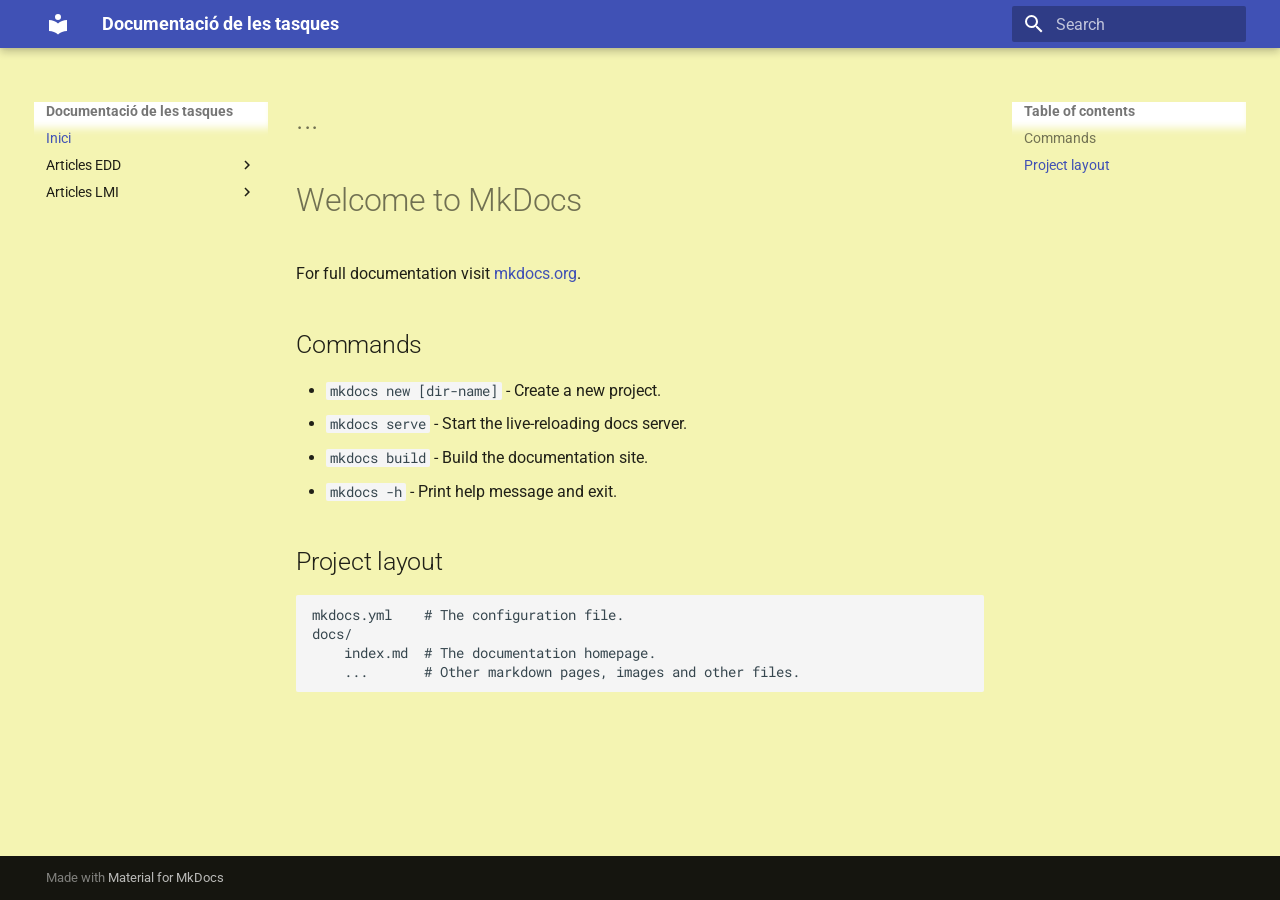
<file: index.html>
<!doctype html>
<html lang="en" class="no-js">
  <head>
    
      <meta charset="utf-8">
      <meta name="viewport" content="width=device-width,initial-scale=1">
      
      
      
      
      
        <link rel="next" href="edd/document_1/">
      
      
        
      
      
      <link rel="icon" href="assets/images/favicon.png">
      <meta name="generator" content="mkdocs-1.6.1, mkdocs-material-9.7.0">
    
    
      
        <title>Documentació de les tasques</title>
      
    
    
      <link rel="stylesheet" href="assets/stylesheets/main.618322db.min.css">
      
      


    
    
      
    
    
      
        
        
        <link rel="preconnect" href="https://fonts.gstatic.com" crossorigin>
        <link rel="stylesheet" href="https://fonts.googleapis.com/css?family=Roboto:300,300i,400,400i,700,700i%7CRoboto+Mono:400,400i,700,700i&display=fallback">
        <style>:root{--md-text-font:"Roboto";--md-code-font:"Roboto Mono"}</style>
      
    
    
      <link rel="stylesheet" href="overrides/extra.css">
    
    <script>__md_scope=new URL(".",location),__md_hash=e=>[...e].reduce(((e,_)=>(e<<5)-e+_.charCodeAt(0)),0),__md_get=(e,_=localStorage,t=__md_scope)=>JSON.parse(_.getItem(t.pathname+"."+e)),__md_set=(e,_,t=localStorage,a=__md_scope)=>{try{t.setItem(a.pathname+"."+e,JSON.stringify(_))}catch(e){}}</script>
    
      

    
    
  </head>
  
  
    <body dir="ltr">
  
    
    <input class="md-toggle" data-md-toggle="drawer" type="checkbox" id="__drawer" autocomplete="off">
    <input class="md-toggle" data-md-toggle="search" type="checkbox" id="__search" autocomplete="off">
    <label class="md-overlay" for="__drawer"></label>
    <div data-md-component="skip">
      
        
        <a href="#welcome-to-mkdocs" class="md-skip">
          Skip to content
        </a>
      
    </div>
    <div data-md-component="announce">
      
    </div>
    
    
      

  

<header class="md-header md-header--shadow" data-md-component="header">
  <nav class="md-header__inner md-grid" aria-label="Header">
    <a href="." title="Documentació de les tasques" class="md-header__button md-logo" aria-label="Documentació de les tasques" data-md-component="logo">
      
  
  <svg xmlns="http://www.w3.org/2000/svg" viewBox="0 0 24 24"><path d="M12 8a3 3 0 0 0 3-3 3 3 0 0 0-3-3 3 3 0 0 0-3 3 3 3 0 0 0 3 3m0 3.54C9.64 9.35 6.5 8 3 8v11c3.5 0 6.64 1.35 9 3.54 2.36-2.19 5.5-3.54 9-3.54V8c-3.5 0-6.64 1.35-9 3.54"/></svg>

    </a>
    <label class="md-header__button md-icon" for="__drawer">
      
      <svg xmlns="http://www.w3.org/2000/svg" viewBox="0 0 24 24"><path d="M3 6h18v2H3zm0 5h18v2H3zm0 5h18v2H3z"/></svg>
    </label>
    <div class="md-header__title" data-md-component="header-title">
      <div class="md-header__ellipsis">
        <div class="md-header__topic">
          <span class="md-ellipsis">
            Documentació de les tasques
          </span>
        </div>
        <div class="md-header__topic" data-md-component="header-topic">
          <span class="md-ellipsis">
            
              Inici
            
          </span>
        </div>
      </div>
    </div>
    
    
      <script>var palette=__md_get("__palette");if(palette&&palette.color){if("(prefers-color-scheme)"===palette.color.media){var media=matchMedia("(prefers-color-scheme: light)"),input=document.querySelector(media.matches?"[data-md-color-media='(prefers-color-scheme: light)']":"[data-md-color-media='(prefers-color-scheme: dark)']");palette.color.media=input.getAttribute("data-md-color-media"),palette.color.scheme=input.getAttribute("data-md-color-scheme"),palette.color.primary=input.getAttribute("data-md-color-primary"),palette.color.accent=input.getAttribute("data-md-color-accent")}for(var[key,value]of Object.entries(palette.color))document.body.setAttribute("data-md-color-"+key,value)}</script>
    
    
    
      
      
        <label class="md-header__button md-icon" for="__search">
          
          <svg xmlns="http://www.w3.org/2000/svg" viewBox="0 0 24 24"><path d="M9.5 3A6.5 6.5 0 0 1 16 9.5c0 1.61-.59 3.09-1.56 4.23l.27.27h.79l5 5-1.5 1.5-5-5v-.79l-.27-.27A6.52 6.52 0 0 1 9.5 16 6.5 6.5 0 0 1 3 9.5 6.5 6.5 0 0 1 9.5 3m0 2C7 5 5 7 5 9.5S7 14 9.5 14 14 12 14 9.5 12 5 9.5 5"/></svg>
        </label>
        <div class="md-search" data-md-component="search" role="dialog">
  <label class="md-search__overlay" for="__search"></label>
  <div class="md-search__inner" role="search">
    <form class="md-search__form" name="search">
      <input type="text" class="md-search__input" name="query" aria-label="Search" placeholder="Search" autocapitalize="off" autocorrect="off" autocomplete="off" spellcheck="false" data-md-component="search-query" required>
      <label class="md-search__icon md-icon" for="__search">
        
        <svg xmlns="http://www.w3.org/2000/svg" viewBox="0 0 24 24"><path d="M9.5 3A6.5 6.5 0 0 1 16 9.5c0 1.61-.59 3.09-1.56 4.23l.27.27h.79l5 5-1.5 1.5-5-5v-.79l-.27-.27A6.52 6.52 0 0 1 9.5 16 6.5 6.5 0 0 1 3 9.5 6.5 6.5 0 0 1 9.5 3m0 2C7 5 5 7 5 9.5S7 14 9.5 14 14 12 14 9.5 12 5 9.5 5"/></svg>
        
        <svg xmlns="http://www.w3.org/2000/svg" viewBox="0 0 24 24"><path d="M20 11v2H8l5.5 5.5-1.42 1.42L4.16 12l7.92-7.92L13.5 5.5 8 11z"/></svg>
      </label>
      <nav class="md-search__options" aria-label="Search">
        
        <button type="reset" class="md-search__icon md-icon" title="Clear" aria-label="Clear" tabindex="-1">
          
          <svg xmlns="http://www.w3.org/2000/svg" viewBox="0 0 24 24"><path d="M19 6.41 17.59 5 12 10.59 6.41 5 5 6.41 10.59 12 5 17.59 6.41 19 12 13.41 17.59 19 19 17.59 13.41 12z"/></svg>
        </button>
      </nav>
      
    </form>
    <div class="md-search__output">
      <div class="md-search__scrollwrap" tabindex="0" data-md-scrollfix>
        <div class="md-search-result" data-md-component="search-result">
          <div class="md-search-result__meta">
            Initializing search
          </div>
          <ol class="md-search-result__list" role="presentation"></ol>
        </div>
      </div>
    </div>
  </div>
</div>
      
    
    
  </nav>
  
</header>
    
    <div class="md-container" data-md-component="container">
      
      
        
          
        
      
      <main class="md-main" data-md-component="main">
        <div class="md-main__inner md-grid">
          
            
              
              <div class="md-sidebar md-sidebar--primary" data-md-component="sidebar" data-md-type="navigation" >
                <div class="md-sidebar__scrollwrap">
                  <div class="md-sidebar__inner">
                    



<nav class="md-nav md-nav--primary" aria-label="Navigation" data-md-level="0">
  <label class="md-nav__title" for="__drawer">
    <a href="." title="Documentació de les tasques" class="md-nav__button md-logo" aria-label="Documentació de les tasques" data-md-component="logo">
      
  
  <svg xmlns="http://www.w3.org/2000/svg" viewBox="0 0 24 24"><path d="M12 8a3 3 0 0 0 3-3 3 3 0 0 0-3-3 3 3 0 0 0-3 3 3 3 0 0 0 3 3m0 3.54C9.64 9.35 6.5 8 3 8v11c3.5 0 6.64 1.35 9 3.54 2.36-2.19 5.5-3.54 9-3.54V8c-3.5 0-6.64 1.35-9 3.54"/></svg>

    </a>
    Documentació de les tasques
  </label>
  
  <ul class="md-nav__list" data-md-scrollfix>
    
      
      
  
  
    
  
  
  
    <li class="md-nav__item md-nav__item--active">
      
      <input class="md-nav__toggle md-toggle" type="checkbox" id="__toc">
      
      
        
      
      
        <label class="md-nav__link md-nav__link--active" for="__toc">
          
  
  
  <span class="md-ellipsis">
    
  
    Inici
  

    
  </span>
  
  

          <span class="md-nav__icon md-icon"></span>
        </label>
      
      <a href="." class="md-nav__link md-nav__link--active">
        
  
  
  <span class="md-ellipsis">
    
  
    Inici
  

    
  </span>
  
  

      </a>
      
        

<nav class="md-nav md-nav--secondary" aria-label="Table of contents">
  
  
  
    
  
  
    <label class="md-nav__title" for="__toc">
      <span class="md-nav__icon md-icon"></span>
      Table of contents
    </label>
    <ul class="md-nav__list" data-md-component="toc" data-md-scrollfix>
      
        <li class="md-nav__item">
  <a href="#commands" class="md-nav__link">
    <span class="md-ellipsis">
      
        Commands
      
    </span>
  </a>
  
</li>
      
        <li class="md-nav__item">
  <a href="#project-layout" class="md-nav__link">
    <span class="md-ellipsis">
      
        Project layout
      
    </span>
  </a>
  
</li>
      
    </ul>
  
</nav>
      
    </li>
  

    
      
      
  
  
  
  
    
    
    
    
    
    <li class="md-nav__item md-nav__item--nested">
      
        
        
        <input class="md-nav__toggle md-toggle " type="checkbox" id="__nav_2" >
        
          
          <label class="md-nav__link" for="__nav_2" id="__nav_2_label" tabindex="0">
            
  
  
  <span class="md-ellipsis">
    
  
    Articles EDD
  

    
  </span>
  
  

            <span class="md-nav__icon md-icon"></span>
          </label>
        
        <nav class="md-nav" data-md-level="1" aria-labelledby="__nav_2_label" aria-expanded="false">
          <label class="md-nav__title" for="__nav_2">
            <span class="md-nav__icon md-icon"></span>
            
  
    Articles EDD
  

          </label>
          <ul class="md-nav__list" data-md-scrollfix>
            
              
                
  
  
  
  
    <li class="md-nav__item">
      <a href="edd/document_1/" class="md-nav__link">
        
  
  
  <span class="md-ellipsis">
    
  
    Article 1
  

    
  </span>
  
  

      </a>
    </li>
  

              
            
              
                
  
  
  
  
    <li class="md-nav__item">
      <a href="edd/document_2/" class="md-nav__link">
        
  
  
  <span class="md-ellipsis">
    
  
    Article 2
  

    
  </span>
  
  

      </a>
    </li>
  

              
            
              
                
  
  
  
  
    <li class="md-nav__item">
      <a href="edd/document_3/" class="md-nav__link">
        
  
  
  <span class="md-ellipsis">
    
  
    Article 3
  

    
  </span>
  
  

      </a>
    </li>
  

              
            
              
                
  
  
  
  
    <li class="md-nav__item">
      <a href="edd/document_4/" class="md-nav__link">
        
  
  
  <span class="md-ellipsis">
    
  
    Article 4
  

    
  </span>
  
  

      </a>
    </li>
  

              
            
              
                
  
  
  
  
    <li class="md-nav__item">
      <a href="edd/document_5/" class="md-nav__link">
        
  
  
  <span class="md-ellipsis">
    
  
    Article 5
  

    
  </span>
  
  

      </a>
    </li>
  

              
            
              
                
  
  
  
  
    <li class="md-nav__item">
      <a href="edd/document_7/" class="md-nav__link">
        
  
  
  <span class="md-ellipsis">
    
  
    Article 6
  

    
  </span>
  
  

      </a>
    </li>
  

              
            
          </ul>
        </nav>
      
    </li>
  

    
      
      
  
  
  
  
    
    
    
    
    
    <li class="md-nav__item md-nav__item--nested">
      
        
        
        <input class="md-nav__toggle md-toggle " type="checkbox" id="__nav_3" >
        
          
          <label class="md-nav__link" for="__nav_3" id="__nav_3_label" tabindex="0">
            
  
  
  <span class="md-ellipsis">
    
  
    Articles LMI
  

    
  </span>
  
  

            <span class="md-nav__icon md-icon"></span>
          </label>
        
        <nav class="md-nav" data-md-level="1" aria-labelledby="__nav_3_label" aria-expanded="false">
          <label class="md-nav__title" for="__nav_3">
            <span class="md-nav__icon md-icon"></span>
            
  
    Articles LMI
  

          </label>
          <ul class="md-nav__list" data-md-scrollfix>
            
              
                
  
  
  
  
    <li class="md-nav__item">
      <a href="lmi/document_1/" class="md-nav__link">
        
  
  
  <span class="md-ellipsis">
    
  
    Article 1
  

    
  </span>
  
  

      </a>
    </li>
  

              
            
          </ul>
        </nav>
      
    </li>
  

    
  </ul>
</nav>
                  </div>
                </div>
              </div>
            
            
              
              <div class="md-sidebar md-sidebar--secondary" data-md-component="sidebar" data-md-type="toc" >
                <div class="md-sidebar__scrollwrap">
                  <div class="md-sidebar__inner">
                    

<nav class="md-nav md-nav--secondary" aria-label="Table of contents">
  
  
  
    
  
  
    <label class="md-nav__title" for="__toc">
      <span class="md-nav__icon md-icon"></span>
      Table of contents
    </label>
    <ul class="md-nav__list" data-md-component="toc" data-md-scrollfix>
      
        <li class="md-nav__item">
  <a href="#commands" class="md-nav__link">
    <span class="md-ellipsis">
      
        Commands
      
    </span>
  </a>
  
</li>
      
        <li class="md-nav__item">
  <a href="#project-layout" class="md-nav__link">
    <span class="md-ellipsis">
      
        Project layout
      
    </span>
  </a>
  
</li>
      
    </ul>
  
</nav>
                  </div>
                </div>
              </div>
            
          
          
            <div class="md-content" data-md-component="content">
              
              <article class="md-content__inner md-typeset">
                
<div class="custom-header"><h1>...</h1></div>

                  



<h1 id="welcome-to-mkdocs">Welcome to MkDocs</h1>
<p>For full documentation visit <a href="https://www.mkdocs.org">mkdocs.org</a>.</p>
<h2 id="commands">Commands</h2>
<ul>
<li><code>mkdocs new [dir-name]</code> - Create a new project.</li>
<li><code>mkdocs serve</code> - Start the live-reloading docs server.</li>
<li><code>mkdocs build</code> - Build the documentation site.</li>
<li><code>mkdocs -h</code> - Print help message and exit.</li>
</ul>
<h2 id="project-layout">Project layout</h2>
<pre><code>mkdocs.yml    # The configuration file.
docs/
    index.md  # The documentation homepage.
    ...       # Other markdown pages, images and other files.
</code></pre>












                

              </article>
            </div>
          
          
<script>var target=document.getElementById(location.hash.slice(1));target&&target.name&&(target.checked=target.name.startsWith("__tabbed_"))</script>
        </div>
        
      </main>
      
        <footer class="md-footer">
  
  <div class="md-footer-meta md-typeset">
    <div class="md-footer-meta__inner md-grid">
      <div class="md-copyright">
  
  
    Made with
    <a href="https://squidfunk.github.io/mkdocs-material/" target="_blank" rel="noopener">
      Material for MkDocs
    </a>
  
</div>
      
    </div>
  </div>
</footer>
      
    </div>
    <div class="md-dialog" data-md-component="dialog">
      <div class="md-dialog__inner md-typeset"></div>
    </div>
    
    
    
      
      
      <script id="__config" type="application/json">{"annotate": null, "base": ".", "features": [], "search": "assets/javascripts/workers/search.7a47a382.min.js", "tags": null, "translations": {"clipboard.copied": "Copied to clipboard", "clipboard.copy": "Copy to clipboard", "search.result.more.one": "1 more on this page", "search.result.more.other": "# more on this page", "search.result.none": "No matching documents", "search.result.one": "1 matching document", "search.result.other": "# matching documents", "search.result.placeholder": "Type to start searching", "search.result.term.missing": "Missing", "select.version": "Select version"}, "version": null}</script>
    
    
      <script src="assets/javascripts/bundle.e71a0d61.min.js"></script>
      
    
  </body>
</html>
</file>
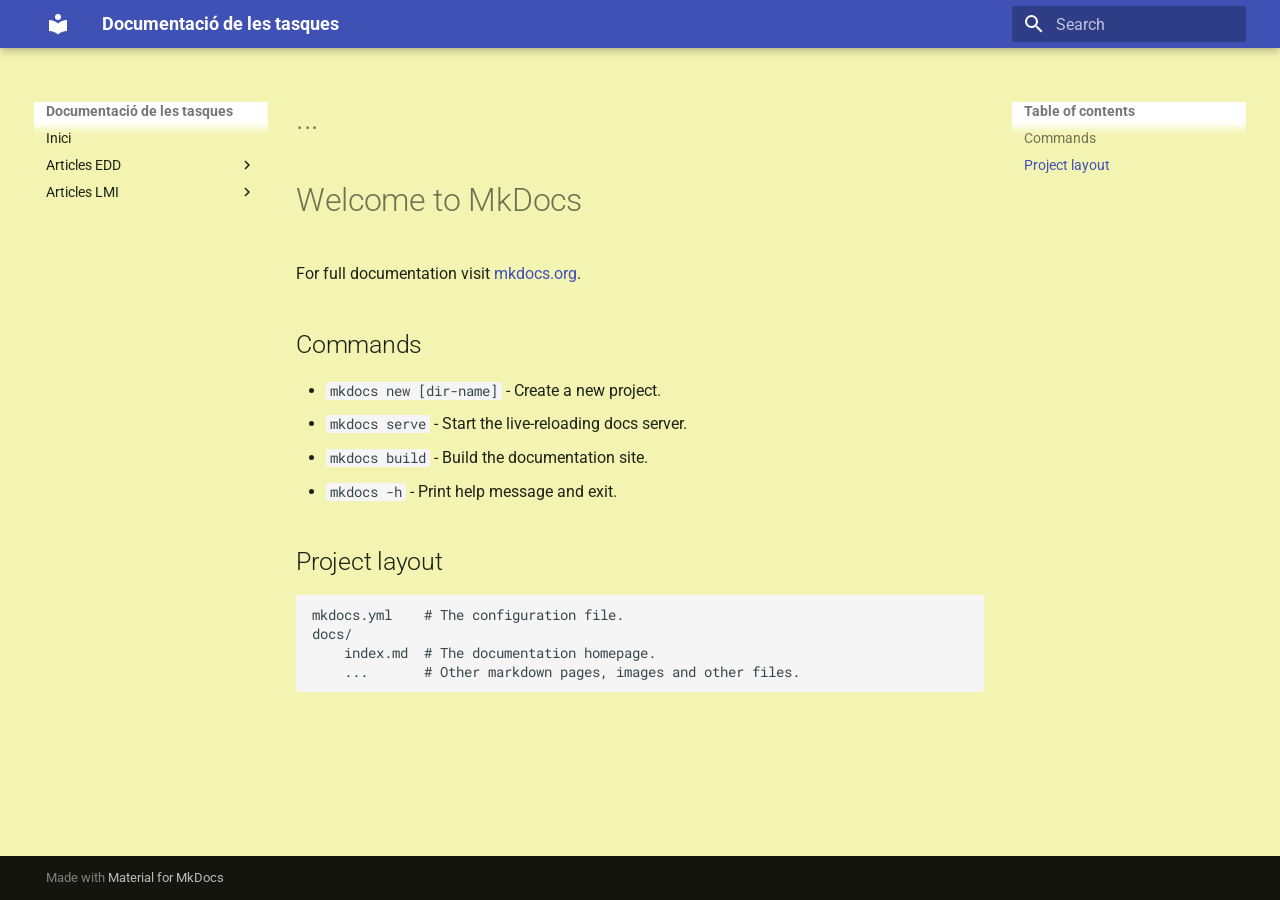
<file: edd/docs/index.html>
<!doctype html>
<html lang="en" class="no-js">
  <head>
    
      <meta charset="utf-8">
      <meta name="viewport" content="width=device-width,initial-scale=1">
      
      
      
      
      
      
        
      
      
      <link rel="icon" href="../../assets/images/favicon.png">
      <meta name="generator" content="mkdocs-1.6.1, mkdocs-material-9.7.0">
    
    
      
        <title>Welcome to MkDocs - Documentació de les tasques</title>
      
    
    
      <link rel="stylesheet" href="../../assets/stylesheets/main.618322db.min.css">
      
      


    
    
      
    
    
      
        
        
        <link rel="preconnect" href="https://fonts.gstatic.com" crossorigin>
        <link rel="stylesheet" href="https://fonts.googleapis.com/css?family=Roboto:300,300i,400,400i,700,700i%7CRoboto+Mono:400,400i,700,700i&display=fallback">
        <style>:root{--md-text-font:"Roboto";--md-code-font:"Roboto Mono"}</style>
      
    
    
      <link rel="stylesheet" href="../../overrides/extra.css">
    
    <script>__md_scope=new URL("../..",location),__md_hash=e=>[...e].reduce(((e,_)=>(e<<5)-e+_.charCodeAt(0)),0),__md_get=(e,_=localStorage,t=__md_scope)=>JSON.parse(_.getItem(t.pathname+"."+e)),__md_set=(e,_,t=localStorage,a=__md_scope)=>{try{t.setItem(a.pathname+"."+e,JSON.stringify(_))}catch(e){}}</script>
    
      

    
    
  </head>
  
  
    <body dir="ltr">
  
    
    <input class="md-toggle" data-md-toggle="drawer" type="checkbox" id="__drawer" autocomplete="off">
    <input class="md-toggle" data-md-toggle="search" type="checkbox" id="__search" autocomplete="off">
    <label class="md-overlay" for="__drawer"></label>
    <div data-md-component="skip">
      
        
        <a href="#welcome-to-mkdocs" class="md-skip">
          Skip to content
        </a>
      
    </div>
    <div data-md-component="announce">
      
    </div>
    
    
      

  

<header class="md-header md-header--shadow" data-md-component="header">
  <nav class="md-header__inner md-grid" aria-label="Header">
    <a href="../.." title="Documentació de les tasques" class="md-header__button md-logo" aria-label="Documentació de les tasques" data-md-component="logo">
      
  
  <svg xmlns="http://www.w3.org/2000/svg" viewBox="0 0 24 24"><path d="M12 8a3 3 0 0 0 3-3 3 3 0 0 0-3-3 3 3 0 0 0-3 3 3 3 0 0 0 3 3m0 3.54C9.64 9.35 6.5 8 3 8v11c3.5 0 6.64 1.35 9 3.54 2.36-2.19 5.5-3.54 9-3.54V8c-3.5 0-6.64 1.35-9 3.54"/></svg>

    </a>
    <label class="md-header__button md-icon" for="__drawer">
      
      <svg xmlns="http://www.w3.org/2000/svg" viewBox="0 0 24 24"><path d="M3 6h18v2H3zm0 5h18v2H3zm0 5h18v2H3z"/></svg>
    </label>
    <div class="md-header__title" data-md-component="header-title">
      <div class="md-header__ellipsis">
        <div class="md-header__topic">
          <span class="md-ellipsis">
            Documentació de les tasques
          </span>
        </div>
        <div class="md-header__topic" data-md-component="header-topic">
          <span class="md-ellipsis">
            
              Welcome to MkDocs
            
          </span>
        </div>
      </div>
    </div>
    
    
      <script>var palette=__md_get("__palette");if(palette&&palette.color){if("(prefers-color-scheme)"===palette.color.media){var media=matchMedia("(prefers-color-scheme: light)"),input=document.querySelector(media.matches?"[data-md-color-media='(prefers-color-scheme: light)']":"[data-md-color-media='(prefers-color-scheme: dark)']");palette.color.media=input.getAttribute("data-md-color-media"),palette.color.scheme=input.getAttribute("data-md-color-scheme"),palette.color.primary=input.getAttribute("data-md-color-primary"),palette.color.accent=input.getAttribute("data-md-color-accent")}for(var[key,value]of Object.entries(palette.color))document.body.setAttribute("data-md-color-"+key,value)}</script>
    
    
    
      
      
        <label class="md-header__button md-icon" for="__search">
          
          <svg xmlns="http://www.w3.org/2000/svg" viewBox="0 0 24 24"><path d="M9.5 3A6.5 6.5 0 0 1 16 9.5c0 1.61-.59 3.09-1.56 4.23l.27.27h.79l5 5-1.5 1.5-5-5v-.79l-.27-.27A6.52 6.52 0 0 1 9.5 16 6.5 6.5 0 0 1 3 9.5 6.5 6.5 0 0 1 9.5 3m0 2C7 5 5 7 5 9.5S7 14 9.5 14 14 12 14 9.5 12 5 9.5 5"/></svg>
        </label>
        <div class="md-search" data-md-component="search" role="dialog">
  <label class="md-search__overlay" for="__search"></label>
  <div class="md-search__inner" role="search">
    <form class="md-search__form" name="search">
      <input type="text" class="md-search__input" name="query" aria-label="Search" placeholder="Search" autocapitalize="off" autocorrect="off" autocomplete="off" spellcheck="false" data-md-component="search-query" required>
      <label class="md-search__icon md-icon" for="__search">
        
        <svg xmlns="http://www.w3.org/2000/svg" viewBox="0 0 24 24"><path d="M9.5 3A6.5 6.5 0 0 1 16 9.5c0 1.61-.59 3.09-1.56 4.23l.27.27h.79l5 5-1.5 1.5-5-5v-.79l-.27-.27A6.52 6.52 0 0 1 9.5 16 6.5 6.5 0 0 1 3 9.5 6.5 6.5 0 0 1 9.5 3m0 2C7 5 5 7 5 9.5S7 14 9.5 14 14 12 14 9.5 12 5 9.5 5"/></svg>
        
        <svg xmlns="http://www.w3.org/2000/svg" viewBox="0 0 24 24"><path d="M20 11v2H8l5.5 5.5-1.42 1.42L4.16 12l7.92-7.92L13.5 5.5 8 11z"/></svg>
      </label>
      <nav class="md-search__options" aria-label="Search">
        
        <button type="reset" class="md-search__icon md-icon" title="Clear" aria-label="Clear" tabindex="-1">
          
          <svg xmlns="http://www.w3.org/2000/svg" viewBox="0 0 24 24"><path d="M19 6.41 17.59 5 12 10.59 6.41 5 5 6.41 10.59 12 5 17.59 6.41 19 12 13.41 17.59 19 19 17.59 13.41 12z"/></svg>
        </button>
      </nav>
      
    </form>
    <div class="md-search__output">
      <div class="md-search__scrollwrap" tabindex="0" data-md-scrollfix>
        <div class="md-search-result" data-md-component="search-result">
          <div class="md-search-result__meta">
            Initializing search
          </div>
          <ol class="md-search-result__list" role="presentation"></ol>
        </div>
      </div>
    </div>
  </div>
</div>
      
    
    
  </nav>
  
</header>
    
    <div class="md-container" data-md-component="container">
      
      
        
          
        
      
      <main class="md-main" data-md-component="main">
        <div class="md-main__inner md-grid">
          
            
              
              <div class="md-sidebar md-sidebar--primary" data-md-component="sidebar" data-md-type="navigation" >
                <div class="md-sidebar__scrollwrap">
                  <div class="md-sidebar__inner">
                    



<nav class="md-nav md-nav--primary" aria-label="Navigation" data-md-level="0">
  <label class="md-nav__title" for="__drawer">
    <a href="../.." title="Documentació de les tasques" class="md-nav__button md-logo" aria-label="Documentació de les tasques" data-md-component="logo">
      
  
  <svg xmlns="http://www.w3.org/2000/svg" viewBox="0 0 24 24"><path d="M12 8a3 3 0 0 0 3-3 3 3 0 0 0-3-3 3 3 0 0 0-3 3 3 3 0 0 0 3 3m0 3.54C9.64 9.35 6.5 8 3 8v11c3.5 0 6.64 1.35 9 3.54 2.36-2.19 5.5-3.54 9-3.54V8c-3.5 0-6.64 1.35-9 3.54"/></svg>

    </a>
    Documentació de les tasques
  </label>
  
  <ul class="md-nav__list" data-md-scrollfix>
    
      
      
  
  
  
  
    <li class="md-nav__item">
      <a href="../.." class="md-nav__link">
        
  
  
  <span class="md-ellipsis">
    
  
    Inici
  

    
  </span>
  
  

      </a>
    </li>
  

    
      
      
  
  
  
  
    
    
    
    
    
    <li class="md-nav__item md-nav__item--nested">
      
        
        
        <input class="md-nav__toggle md-toggle " type="checkbox" id="__nav_2" >
        
          
          <label class="md-nav__link" for="__nav_2" id="__nav_2_label" tabindex="0">
            
  
  
  <span class="md-ellipsis">
    
  
    Articles EDD
  

    
  </span>
  
  

            <span class="md-nav__icon md-icon"></span>
          </label>
        
        <nav class="md-nav" data-md-level="1" aria-labelledby="__nav_2_label" aria-expanded="false">
          <label class="md-nav__title" for="__nav_2">
            <span class="md-nav__icon md-icon"></span>
            
  
    Articles EDD
  

          </label>
          <ul class="md-nav__list" data-md-scrollfix>
            
              
                
  
  
  
  
    <li class="md-nav__item">
      <a href="../document_1/" class="md-nav__link">
        
  
  
  <span class="md-ellipsis">
    
  
    Article 1
  

    
  </span>
  
  

      </a>
    </li>
  

              
            
              
                
  
  
  
  
    <li class="md-nav__item">
      <a href="../document_2/" class="md-nav__link">
        
  
  
  <span class="md-ellipsis">
    
  
    Article 2
  

    
  </span>
  
  

      </a>
    </li>
  

              
            
              
                
  
  
  
  
    <li class="md-nav__item">
      <a href="../document_3/" class="md-nav__link">
        
  
  
  <span class="md-ellipsis">
    
  
    Article 3
  

    
  </span>
  
  

      </a>
    </li>
  

              
            
              
                
  
  
  
  
    <li class="md-nav__item">
      <a href="../document_4/" class="md-nav__link">
        
  
  
  <span class="md-ellipsis">
    
  
    Article 4
  

    
  </span>
  
  

      </a>
    </li>
  

              
            
              
                
  
  
  
  
    <li class="md-nav__item">
      <a href="../document_5/" class="md-nav__link">
        
  
  
  <span class="md-ellipsis">
    
  
    Article 5
  

    
  </span>
  
  

      </a>
    </li>
  

              
            
              
                
  
  
  
  
    <li class="md-nav__item">
      <a href="../document_7/" class="md-nav__link">
        
  
  
  <span class="md-ellipsis">
    
  
    Article 6
  

    
  </span>
  
  

      </a>
    </li>
  

              
            
          </ul>
        </nav>
      
    </li>
  

    
      
      
  
  
  
  
    
    
    
    
    
    <li class="md-nav__item md-nav__item--nested">
      
        
        
        <input class="md-nav__toggle md-toggle " type="checkbox" id="__nav_3" >
        
          
          <label class="md-nav__link" for="__nav_3" id="__nav_3_label" tabindex="0">
            
  
  
  <span class="md-ellipsis">
    
  
    Articles LMI
  

    
  </span>
  
  

            <span class="md-nav__icon md-icon"></span>
          </label>
        
        <nav class="md-nav" data-md-level="1" aria-labelledby="__nav_3_label" aria-expanded="false">
          <label class="md-nav__title" for="__nav_3">
            <span class="md-nav__icon md-icon"></span>
            
  
    Articles LMI
  

          </label>
          <ul class="md-nav__list" data-md-scrollfix>
            
              
                
  
  
  
  
    <li class="md-nav__item">
      <a href="../../lmi/document_1/" class="md-nav__link">
        
  
  
  <span class="md-ellipsis">
    
  
    Article 1
  

    
  </span>
  
  

      </a>
    </li>
  

              
            
          </ul>
        </nav>
      
    </li>
  

    
  </ul>
</nav>
                  </div>
                </div>
              </div>
            
            
              
              <div class="md-sidebar md-sidebar--secondary" data-md-component="sidebar" data-md-type="toc" >
                <div class="md-sidebar__scrollwrap">
                  <div class="md-sidebar__inner">
                    

<nav class="md-nav md-nav--secondary" aria-label="Table of contents">
  
  
  
    
  
  
    <label class="md-nav__title" for="__toc">
      <span class="md-nav__icon md-icon"></span>
      Table of contents
    </label>
    <ul class="md-nav__list" data-md-component="toc" data-md-scrollfix>
      
        <li class="md-nav__item">
  <a href="#commands" class="md-nav__link">
    <span class="md-ellipsis">
      
        Commands
      
    </span>
  </a>
  
</li>
      
        <li class="md-nav__item">
  <a href="#project-layout" class="md-nav__link">
    <span class="md-ellipsis">
      
        Project layout
      
    </span>
  </a>
  
</li>
      
    </ul>
  
</nav>
                  </div>
                </div>
              </div>
            
          
          
            <div class="md-content" data-md-component="content">
              
              <article class="md-content__inner md-typeset">
                
<div class="custom-header"><h1>...</h1></div>

                  



<h1 id="welcome-to-mkdocs">Welcome to MkDocs</h1>
<p>For full documentation visit <a href="https://www.mkdocs.org">mkdocs.org</a>.</p>
<h2 id="commands">Commands</h2>
<ul>
<li><code>mkdocs new [dir-name]</code> - Create a new project.</li>
<li><code>mkdocs serve</code> - Start the live-reloading docs server.</li>
<li><code>mkdocs build</code> - Build the documentation site.</li>
<li><code>mkdocs -h</code> - Print help message and exit.</li>
</ul>
<h2 id="project-layout">Project layout</h2>
<pre><code>mkdocs.yml    # The configuration file.
docs/
    index.md  # The documentation homepage.
    ...       # Other markdown pages, images and other files.
</code></pre>












                

              </article>
            </div>
          
          
<script>var target=document.getElementById(location.hash.slice(1));target&&target.name&&(target.checked=target.name.startsWith("__tabbed_"))</script>
        </div>
        
      </main>
      
        <footer class="md-footer">
  
  <div class="md-footer-meta md-typeset">
    <div class="md-footer-meta__inner md-grid">
      <div class="md-copyright">
  
  
    Made with
    <a href="https://squidfunk.github.io/mkdocs-material/" target="_blank" rel="noopener">
      Material for MkDocs
    </a>
  
</div>
      
    </div>
  </div>
</footer>
      
    </div>
    <div class="md-dialog" data-md-component="dialog">
      <div class="md-dialog__inner md-typeset"></div>
    </div>
    
    
    
      
      
      <script id="__config" type="application/json">{"annotate": null, "base": "../..", "features": [], "search": "../../assets/javascripts/workers/search.7a47a382.min.js", "tags": null, "translations": {"clipboard.copied": "Copied to clipboard", "clipboard.copy": "Copy to clipboard", "search.result.more.one": "1 more on this page", "search.result.more.other": "# more on this page", "search.result.none": "No matching documents", "search.result.one": "1 matching document", "search.result.other": "# matching documents", "search.result.placeholder": "Type to start searching", "search.result.term.missing": "Missing", "select.version": "Select version"}, "version": null}</script>
    
    
      <script src="../../assets/javascripts/bundle.e71a0d61.min.js"></script>
      
    
  </body>
</html>
</file>
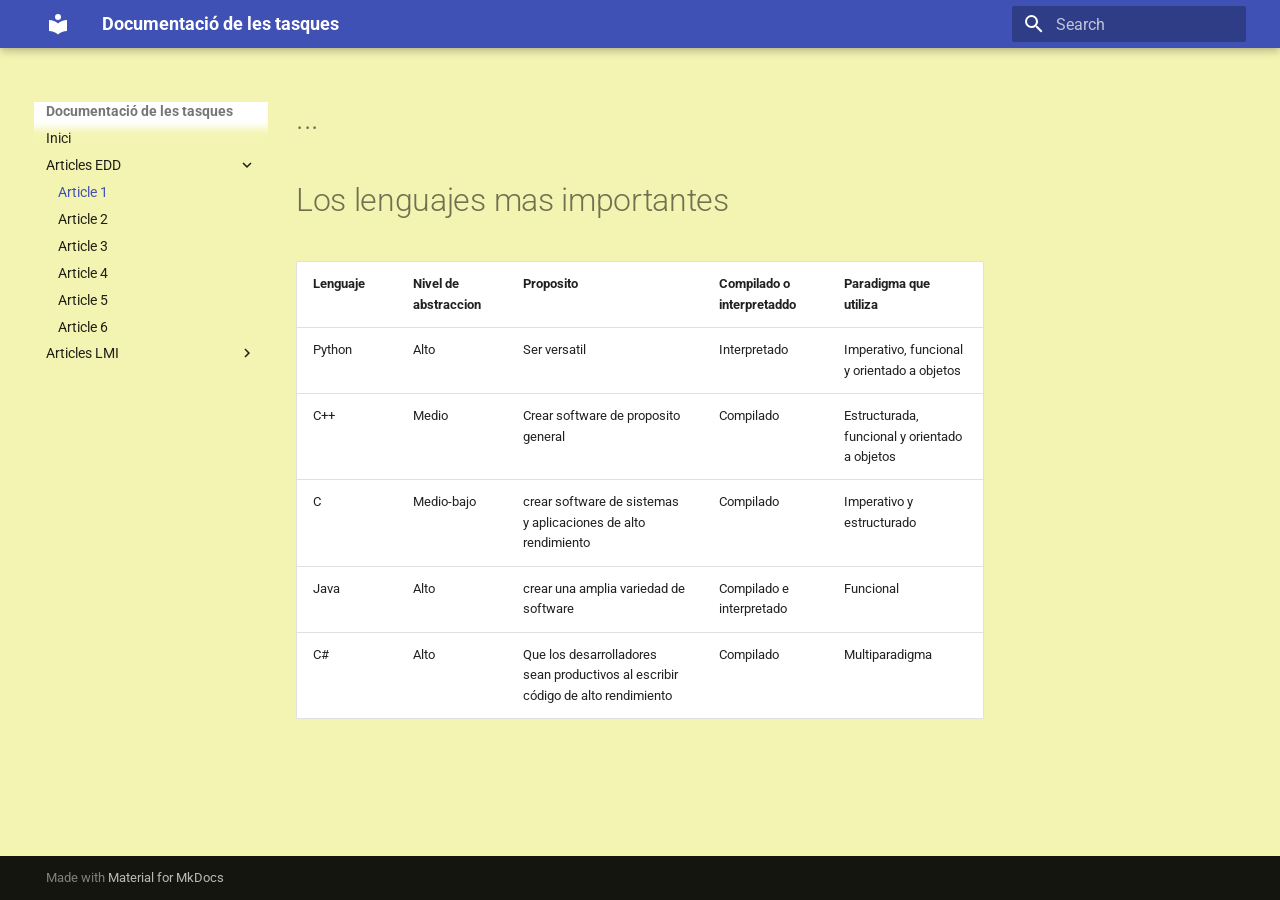
<file: edd/document_1/index.html>
<!doctype html>
<html lang="en" class="no-js">
  <head>
    
      <meta charset="utf-8">
      <meta name="viewport" content="width=device-width,initial-scale=1">
      
      
      
      
        <link rel="prev" href="../..">
      
      
        <link rel="next" href="../document_2/">
      
      
        
      
      
      <link rel="icon" href="../../assets/images/favicon.png">
      <meta name="generator" content="mkdocs-1.6.1, mkdocs-material-9.7.0">
    
    
      
        <title>Article 1 - Documentació de les tasques</title>
      
    
    
      <link rel="stylesheet" href="../../assets/stylesheets/main.618322db.min.css">
      
      


    
    
      
    
    
      
        
        
        <link rel="preconnect" href="https://fonts.gstatic.com" crossorigin>
        <link rel="stylesheet" href="https://fonts.googleapis.com/css?family=Roboto:300,300i,400,400i,700,700i%7CRoboto+Mono:400,400i,700,700i&display=fallback">
        <style>:root{--md-text-font:"Roboto";--md-code-font:"Roboto Mono"}</style>
      
    
    
      <link rel="stylesheet" href="../../overrides/extra.css">
    
    <script>__md_scope=new URL("../..",location),__md_hash=e=>[...e].reduce(((e,_)=>(e<<5)-e+_.charCodeAt(0)),0),__md_get=(e,_=localStorage,t=__md_scope)=>JSON.parse(_.getItem(t.pathname+"."+e)),__md_set=(e,_,t=localStorage,a=__md_scope)=>{try{t.setItem(a.pathname+"."+e,JSON.stringify(_))}catch(e){}}</script>
    
      

    
    
  </head>
  
  
    <body dir="ltr">
  
    
    <input class="md-toggle" data-md-toggle="drawer" type="checkbox" id="__drawer" autocomplete="off">
    <input class="md-toggle" data-md-toggle="search" type="checkbox" id="__search" autocomplete="off">
    <label class="md-overlay" for="__drawer"></label>
    <div data-md-component="skip">
      
        
        <a href="#los-lenguajes-mas-importantes" class="md-skip">
          Skip to content
        </a>
      
    </div>
    <div data-md-component="announce">
      
    </div>
    
    
      

  

<header class="md-header md-header--shadow" data-md-component="header">
  <nav class="md-header__inner md-grid" aria-label="Header">
    <a href="../.." title="Documentació de les tasques" class="md-header__button md-logo" aria-label="Documentació de les tasques" data-md-component="logo">
      
  
  <svg xmlns="http://www.w3.org/2000/svg" viewBox="0 0 24 24"><path d="M12 8a3 3 0 0 0 3-3 3 3 0 0 0-3-3 3 3 0 0 0-3 3 3 3 0 0 0 3 3m0 3.54C9.64 9.35 6.5 8 3 8v11c3.5 0 6.64 1.35 9 3.54 2.36-2.19 5.5-3.54 9-3.54V8c-3.5 0-6.64 1.35-9 3.54"/></svg>

    </a>
    <label class="md-header__button md-icon" for="__drawer">
      
      <svg xmlns="http://www.w3.org/2000/svg" viewBox="0 0 24 24"><path d="M3 6h18v2H3zm0 5h18v2H3zm0 5h18v2H3z"/></svg>
    </label>
    <div class="md-header__title" data-md-component="header-title">
      <div class="md-header__ellipsis">
        <div class="md-header__topic">
          <span class="md-ellipsis">
            Documentació de les tasques
          </span>
        </div>
        <div class="md-header__topic" data-md-component="header-topic">
          <span class="md-ellipsis">
            
              Article 1
            
          </span>
        </div>
      </div>
    </div>
    
    
      <script>var palette=__md_get("__palette");if(palette&&palette.color){if("(prefers-color-scheme)"===palette.color.media){var media=matchMedia("(prefers-color-scheme: light)"),input=document.querySelector(media.matches?"[data-md-color-media='(prefers-color-scheme: light)']":"[data-md-color-media='(prefers-color-scheme: dark)']");palette.color.media=input.getAttribute("data-md-color-media"),palette.color.scheme=input.getAttribute("data-md-color-scheme"),palette.color.primary=input.getAttribute("data-md-color-primary"),palette.color.accent=input.getAttribute("data-md-color-accent")}for(var[key,value]of Object.entries(palette.color))document.body.setAttribute("data-md-color-"+key,value)}</script>
    
    
    
      
      
        <label class="md-header__button md-icon" for="__search">
          
          <svg xmlns="http://www.w3.org/2000/svg" viewBox="0 0 24 24"><path d="M9.5 3A6.5 6.5 0 0 1 16 9.5c0 1.61-.59 3.09-1.56 4.23l.27.27h.79l5 5-1.5 1.5-5-5v-.79l-.27-.27A6.52 6.52 0 0 1 9.5 16 6.5 6.5 0 0 1 3 9.5 6.5 6.5 0 0 1 9.5 3m0 2C7 5 5 7 5 9.5S7 14 9.5 14 14 12 14 9.5 12 5 9.5 5"/></svg>
        </label>
        <div class="md-search" data-md-component="search" role="dialog">
  <label class="md-search__overlay" for="__search"></label>
  <div class="md-search__inner" role="search">
    <form class="md-search__form" name="search">
      <input type="text" class="md-search__input" name="query" aria-label="Search" placeholder="Search" autocapitalize="off" autocorrect="off" autocomplete="off" spellcheck="false" data-md-component="search-query" required>
      <label class="md-search__icon md-icon" for="__search">
        
        <svg xmlns="http://www.w3.org/2000/svg" viewBox="0 0 24 24"><path d="M9.5 3A6.5 6.5 0 0 1 16 9.5c0 1.61-.59 3.09-1.56 4.23l.27.27h.79l5 5-1.5 1.5-5-5v-.79l-.27-.27A6.52 6.52 0 0 1 9.5 16 6.5 6.5 0 0 1 3 9.5 6.5 6.5 0 0 1 9.5 3m0 2C7 5 5 7 5 9.5S7 14 9.5 14 14 12 14 9.5 12 5 9.5 5"/></svg>
        
        <svg xmlns="http://www.w3.org/2000/svg" viewBox="0 0 24 24"><path d="M20 11v2H8l5.5 5.5-1.42 1.42L4.16 12l7.92-7.92L13.5 5.5 8 11z"/></svg>
      </label>
      <nav class="md-search__options" aria-label="Search">
        
        <button type="reset" class="md-search__icon md-icon" title="Clear" aria-label="Clear" tabindex="-1">
          
          <svg xmlns="http://www.w3.org/2000/svg" viewBox="0 0 24 24"><path d="M19 6.41 17.59 5 12 10.59 6.41 5 5 6.41 10.59 12 5 17.59 6.41 19 12 13.41 17.59 19 19 17.59 13.41 12z"/></svg>
        </button>
      </nav>
      
    </form>
    <div class="md-search__output">
      <div class="md-search__scrollwrap" tabindex="0" data-md-scrollfix>
        <div class="md-search-result" data-md-component="search-result">
          <div class="md-search-result__meta">
            Initializing search
          </div>
          <ol class="md-search-result__list" role="presentation"></ol>
        </div>
      </div>
    </div>
  </div>
</div>
      
    
    
  </nav>
  
</header>
    
    <div class="md-container" data-md-component="container">
      
      
        
          
        
      
      <main class="md-main" data-md-component="main">
        <div class="md-main__inner md-grid">
          
            
              
              <div class="md-sidebar md-sidebar--primary" data-md-component="sidebar" data-md-type="navigation" >
                <div class="md-sidebar__scrollwrap">
                  <div class="md-sidebar__inner">
                    



<nav class="md-nav md-nav--primary" aria-label="Navigation" data-md-level="0">
  <label class="md-nav__title" for="__drawer">
    <a href="../.." title="Documentació de les tasques" class="md-nav__button md-logo" aria-label="Documentació de les tasques" data-md-component="logo">
      
  
  <svg xmlns="http://www.w3.org/2000/svg" viewBox="0 0 24 24"><path d="M12 8a3 3 0 0 0 3-3 3 3 0 0 0-3-3 3 3 0 0 0-3 3 3 3 0 0 0 3 3m0 3.54C9.64 9.35 6.5 8 3 8v11c3.5 0 6.64 1.35 9 3.54 2.36-2.19 5.5-3.54 9-3.54V8c-3.5 0-6.64 1.35-9 3.54"/></svg>

    </a>
    Documentació de les tasques
  </label>
  
  <ul class="md-nav__list" data-md-scrollfix>
    
      
      
  
  
  
  
    <li class="md-nav__item">
      <a href="../.." class="md-nav__link">
        
  
  
  <span class="md-ellipsis">
    
  
    Inici
  

    
  </span>
  
  

      </a>
    </li>
  

    
      
      
  
  
    
  
  
  
    
    
    
    
    
    <li class="md-nav__item md-nav__item--active md-nav__item--nested">
      
        
        
        <input class="md-nav__toggle md-toggle " type="checkbox" id="__nav_2" checked>
        
          
          <label class="md-nav__link" for="__nav_2" id="__nav_2_label" tabindex="0">
            
  
  
  <span class="md-ellipsis">
    
  
    Articles EDD
  

    
  </span>
  
  

            <span class="md-nav__icon md-icon"></span>
          </label>
        
        <nav class="md-nav" data-md-level="1" aria-labelledby="__nav_2_label" aria-expanded="true">
          <label class="md-nav__title" for="__nav_2">
            <span class="md-nav__icon md-icon"></span>
            
  
    Articles EDD
  

          </label>
          <ul class="md-nav__list" data-md-scrollfix>
            
              
                
  
  
    
  
  
  
    <li class="md-nav__item md-nav__item--active">
      
      <input class="md-nav__toggle md-toggle" type="checkbox" id="__toc">
      
      
        
      
      
      <a href="./" class="md-nav__link md-nav__link--active">
        
  
  
  <span class="md-ellipsis">
    
  
    Article 1
  

    
  </span>
  
  

      </a>
      
    </li>
  

              
            
              
                
  
  
  
  
    <li class="md-nav__item">
      <a href="../document_2/" class="md-nav__link">
        
  
  
  <span class="md-ellipsis">
    
  
    Article 2
  

    
  </span>
  
  

      </a>
    </li>
  

              
            
              
                
  
  
  
  
    <li class="md-nav__item">
      <a href="../document_3/" class="md-nav__link">
        
  
  
  <span class="md-ellipsis">
    
  
    Article 3
  

    
  </span>
  
  

      </a>
    </li>
  

              
            
              
                
  
  
  
  
    <li class="md-nav__item">
      <a href="../document_4/" class="md-nav__link">
        
  
  
  <span class="md-ellipsis">
    
  
    Article 4
  

    
  </span>
  
  

      </a>
    </li>
  

              
            
              
                
  
  
  
  
    <li class="md-nav__item">
      <a href="../document_5/" class="md-nav__link">
        
  
  
  <span class="md-ellipsis">
    
  
    Article 5
  

    
  </span>
  
  

      </a>
    </li>
  

              
            
              
                
  
  
  
  
    <li class="md-nav__item">
      <a href="../document_7/" class="md-nav__link">
        
  
  
  <span class="md-ellipsis">
    
  
    Article 6
  

    
  </span>
  
  

      </a>
    </li>
  

              
            
          </ul>
        </nav>
      
    </li>
  

    
      
      
  
  
  
  
    
    
    
    
    
    <li class="md-nav__item md-nav__item--nested">
      
        
        
        <input class="md-nav__toggle md-toggle " type="checkbox" id="__nav_3" >
        
          
          <label class="md-nav__link" for="__nav_3" id="__nav_3_label" tabindex="0">
            
  
  
  <span class="md-ellipsis">
    
  
    Articles LMI
  

    
  </span>
  
  

            <span class="md-nav__icon md-icon"></span>
          </label>
        
        <nav class="md-nav" data-md-level="1" aria-labelledby="__nav_3_label" aria-expanded="false">
          <label class="md-nav__title" for="__nav_3">
            <span class="md-nav__icon md-icon"></span>
            
  
    Articles LMI
  

          </label>
          <ul class="md-nav__list" data-md-scrollfix>
            
              
                
  
  
  
  
    <li class="md-nav__item">
      <a href="../../lmi/document_1/" class="md-nav__link">
        
  
  
  <span class="md-ellipsis">
    
  
    Article 1
  

    
  </span>
  
  

      </a>
    </li>
  

              
            
          </ul>
        </nav>
      
    </li>
  

    
  </ul>
</nav>
                  </div>
                </div>
              </div>
            
            
              
              <div class="md-sidebar md-sidebar--secondary" data-md-component="sidebar" data-md-type="toc" >
                <div class="md-sidebar__scrollwrap">
                  <div class="md-sidebar__inner">
                    

<nav class="md-nav md-nav--secondary" aria-label="Table of contents">
  
  
  
    
  
  
</nav>
                  </div>
                </div>
              </div>
            
          
          
            <div class="md-content" data-md-component="content">
              
              <article class="md-content__inner md-typeset">
                
<div class="custom-header"><h1>...</h1></div>

                  



<h1 id="los-lenguajes-mas-importantes">Los lenguajes mas importantes</h1>
<table>
<thead>
<tr>
<th>Lenguaje</th>
<th>Nivel de abstraccion</th>
<th>Proposito</th>
<th>Compilado o interpretaddo</th>
<th>Paradigma que utiliza</th>
</tr>
</thead>
<tbody>
<tr>
<td>Python</td>
<td>Alto</td>
<td>Ser versatil</td>
<td>Interpretado</td>
<td>Imperativo, funcional y orientado a objetos</td>
</tr>
<tr>
<td>C++</td>
<td>Medio</td>
<td>Crear software de proposito general</td>
<td>Compilado</td>
<td>Estructurada, funcional y orientado a objetos</td>
</tr>
<tr>
<td>C</td>
<td>Medio-bajo</td>
<td>crear software de sistemas y aplicaciones de alto rendimiento</td>
<td>Compilado</td>
<td>Imperativo y estructurado</td>
</tr>
<tr>
<td>Java</td>
<td>Alto</td>
<td>crear una amplia variedad de software</td>
<td>Compilado e interpretado</td>
<td>Funcional</td>
</tr>
<tr>
<td>C#</td>
<td>Alto</td>
<td>Que los desarrolladores sean productivos al escribir código de alto rendimiento</td>
<td>Compilado</td>
<td>Multiparadigma</td>
</tr>
</tbody>
</table>












                

              </article>
            </div>
          
          
<script>var target=document.getElementById(location.hash.slice(1));target&&target.name&&(target.checked=target.name.startsWith("__tabbed_"))</script>
        </div>
        
      </main>
      
        <footer class="md-footer">
  
  <div class="md-footer-meta md-typeset">
    <div class="md-footer-meta__inner md-grid">
      <div class="md-copyright">
  
  
    Made with
    <a href="https://squidfunk.github.io/mkdocs-material/" target="_blank" rel="noopener">
      Material for MkDocs
    </a>
  
</div>
      
    </div>
  </div>
</footer>
      
    </div>
    <div class="md-dialog" data-md-component="dialog">
      <div class="md-dialog__inner md-typeset"></div>
    </div>
    
    
    
      
      
      <script id="__config" type="application/json">{"annotate": null, "base": "../..", "features": [], "search": "../../assets/javascripts/workers/search.7a47a382.min.js", "tags": null, "translations": {"clipboard.copied": "Copied to clipboard", "clipboard.copy": "Copy to clipboard", "search.result.more.one": "1 more on this page", "search.result.more.other": "# more on this page", "search.result.none": "No matching documents", "search.result.one": "1 matching document", "search.result.other": "# matching documents", "search.result.placeholder": "Type to start searching", "search.result.term.missing": "Missing", "select.version": "Select version"}, "version": null}</script>
    
    
      <script src="../../assets/javascripts/bundle.e71a0d61.min.js"></script>
      
    
  </body>
</html>
</file>
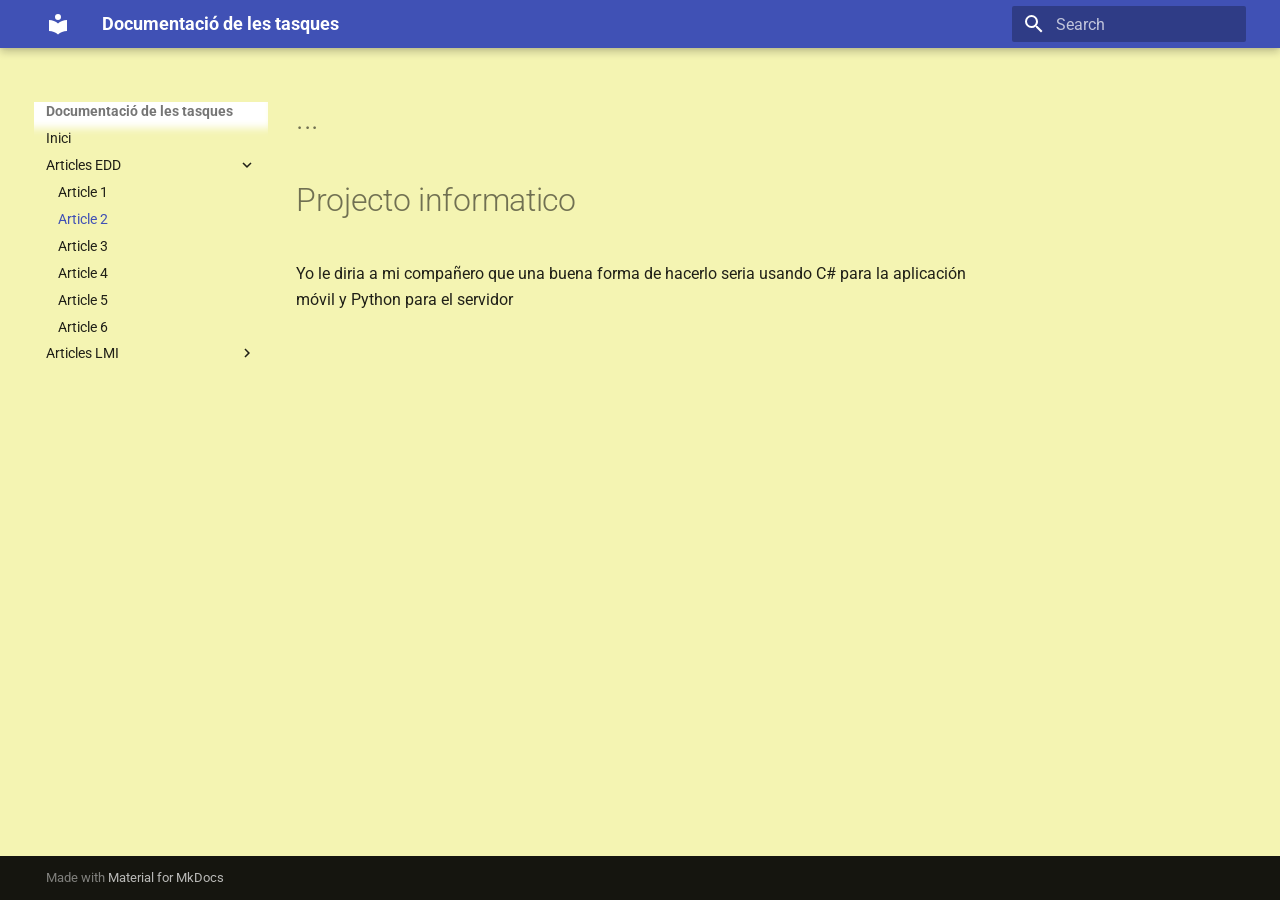
<file: edd/document_2/index.html>
<!doctype html>
<html lang="en" class="no-js">
  <head>
    
      <meta charset="utf-8">
      <meta name="viewport" content="width=device-width,initial-scale=1">
      
      
      
      
        <link rel="prev" href="../document_1/">
      
      
        <link rel="next" href="../document_3/">
      
      
        
      
      
      <link rel="icon" href="../../assets/images/favicon.png">
      <meta name="generator" content="mkdocs-1.6.1, mkdocs-material-9.7.0">
    
    
      
        <title>Article 2 - Documentació de les tasques</title>
      
    
    
      <link rel="stylesheet" href="../../assets/stylesheets/main.618322db.min.css">
      
      


    
    
      
    
    
      
        
        
        <link rel="preconnect" href="https://fonts.gstatic.com" crossorigin>
        <link rel="stylesheet" href="https://fonts.googleapis.com/css?family=Roboto:300,300i,400,400i,700,700i%7CRoboto+Mono:400,400i,700,700i&display=fallback">
        <style>:root{--md-text-font:"Roboto";--md-code-font:"Roboto Mono"}</style>
      
    
    
      <link rel="stylesheet" href="../../overrides/extra.css">
    
    <script>__md_scope=new URL("../..",location),__md_hash=e=>[...e].reduce(((e,_)=>(e<<5)-e+_.charCodeAt(0)),0),__md_get=(e,_=localStorage,t=__md_scope)=>JSON.parse(_.getItem(t.pathname+"."+e)),__md_set=(e,_,t=localStorage,a=__md_scope)=>{try{t.setItem(a.pathname+"."+e,JSON.stringify(_))}catch(e){}}</script>
    
      

    
    
  </head>
  
  
    <body dir="ltr">
  
    
    <input class="md-toggle" data-md-toggle="drawer" type="checkbox" id="__drawer" autocomplete="off">
    <input class="md-toggle" data-md-toggle="search" type="checkbox" id="__search" autocomplete="off">
    <label class="md-overlay" for="__drawer"></label>
    <div data-md-component="skip">
      
        
        <a href="#projecto-informatico" class="md-skip">
          Skip to content
        </a>
      
    </div>
    <div data-md-component="announce">
      
    </div>
    
    
      

  

<header class="md-header md-header--shadow" data-md-component="header">
  <nav class="md-header__inner md-grid" aria-label="Header">
    <a href="../.." title="Documentació de les tasques" class="md-header__button md-logo" aria-label="Documentació de les tasques" data-md-component="logo">
      
  
  <svg xmlns="http://www.w3.org/2000/svg" viewBox="0 0 24 24"><path d="M12 8a3 3 0 0 0 3-3 3 3 0 0 0-3-3 3 3 0 0 0-3 3 3 3 0 0 0 3 3m0 3.54C9.64 9.35 6.5 8 3 8v11c3.5 0 6.64 1.35 9 3.54 2.36-2.19 5.5-3.54 9-3.54V8c-3.5 0-6.64 1.35-9 3.54"/></svg>

    </a>
    <label class="md-header__button md-icon" for="__drawer">
      
      <svg xmlns="http://www.w3.org/2000/svg" viewBox="0 0 24 24"><path d="M3 6h18v2H3zm0 5h18v2H3zm0 5h18v2H3z"/></svg>
    </label>
    <div class="md-header__title" data-md-component="header-title">
      <div class="md-header__ellipsis">
        <div class="md-header__topic">
          <span class="md-ellipsis">
            Documentació de les tasques
          </span>
        </div>
        <div class="md-header__topic" data-md-component="header-topic">
          <span class="md-ellipsis">
            
              Article 2
            
          </span>
        </div>
      </div>
    </div>
    
    
      <script>var palette=__md_get("__palette");if(palette&&palette.color){if("(prefers-color-scheme)"===palette.color.media){var media=matchMedia("(prefers-color-scheme: light)"),input=document.querySelector(media.matches?"[data-md-color-media='(prefers-color-scheme: light)']":"[data-md-color-media='(prefers-color-scheme: dark)']");palette.color.media=input.getAttribute("data-md-color-media"),palette.color.scheme=input.getAttribute("data-md-color-scheme"),palette.color.primary=input.getAttribute("data-md-color-primary"),palette.color.accent=input.getAttribute("data-md-color-accent")}for(var[key,value]of Object.entries(palette.color))document.body.setAttribute("data-md-color-"+key,value)}</script>
    
    
    
      
      
        <label class="md-header__button md-icon" for="__search">
          
          <svg xmlns="http://www.w3.org/2000/svg" viewBox="0 0 24 24"><path d="M9.5 3A6.5 6.5 0 0 1 16 9.5c0 1.61-.59 3.09-1.56 4.23l.27.27h.79l5 5-1.5 1.5-5-5v-.79l-.27-.27A6.52 6.52 0 0 1 9.5 16 6.5 6.5 0 0 1 3 9.5 6.5 6.5 0 0 1 9.5 3m0 2C7 5 5 7 5 9.5S7 14 9.5 14 14 12 14 9.5 12 5 9.5 5"/></svg>
        </label>
        <div class="md-search" data-md-component="search" role="dialog">
  <label class="md-search__overlay" for="__search"></label>
  <div class="md-search__inner" role="search">
    <form class="md-search__form" name="search">
      <input type="text" class="md-search__input" name="query" aria-label="Search" placeholder="Search" autocapitalize="off" autocorrect="off" autocomplete="off" spellcheck="false" data-md-component="search-query" required>
      <label class="md-search__icon md-icon" for="__search">
        
        <svg xmlns="http://www.w3.org/2000/svg" viewBox="0 0 24 24"><path d="M9.5 3A6.5 6.5 0 0 1 16 9.5c0 1.61-.59 3.09-1.56 4.23l.27.27h.79l5 5-1.5 1.5-5-5v-.79l-.27-.27A6.52 6.52 0 0 1 9.5 16 6.5 6.5 0 0 1 3 9.5 6.5 6.5 0 0 1 9.5 3m0 2C7 5 5 7 5 9.5S7 14 9.5 14 14 12 14 9.5 12 5 9.5 5"/></svg>
        
        <svg xmlns="http://www.w3.org/2000/svg" viewBox="0 0 24 24"><path d="M20 11v2H8l5.5 5.5-1.42 1.42L4.16 12l7.92-7.92L13.5 5.5 8 11z"/></svg>
      </label>
      <nav class="md-search__options" aria-label="Search">
        
        <button type="reset" class="md-search__icon md-icon" title="Clear" aria-label="Clear" tabindex="-1">
          
          <svg xmlns="http://www.w3.org/2000/svg" viewBox="0 0 24 24"><path d="M19 6.41 17.59 5 12 10.59 6.41 5 5 6.41 10.59 12 5 17.59 6.41 19 12 13.41 17.59 19 19 17.59 13.41 12z"/></svg>
        </button>
      </nav>
      
    </form>
    <div class="md-search__output">
      <div class="md-search__scrollwrap" tabindex="0" data-md-scrollfix>
        <div class="md-search-result" data-md-component="search-result">
          <div class="md-search-result__meta">
            Initializing search
          </div>
          <ol class="md-search-result__list" role="presentation"></ol>
        </div>
      </div>
    </div>
  </div>
</div>
      
    
    
  </nav>
  
</header>
    
    <div class="md-container" data-md-component="container">
      
      
        
          
        
      
      <main class="md-main" data-md-component="main">
        <div class="md-main__inner md-grid">
          
            
              
              <div class="md-sidebar md-sidebar--primary" data-md-component="sidebar" data-md-type="navigation" >
                <div class="md-sidebar__scrollwrap">
                  <div class="md-sidebar__inner">
                    



<nav class="md-nav md-nav--primary" aria-label="Navigation" data-md-level="0">
  <label class="md-nav__title" for="__drawer">
    <a href="../.." title="Documentació de les tasques" class="md-nav__button md-logo" aria-label="Documentació de les tasques" data-md-component="logo">
      
  
  <svg xmlns="http://www.w3.org/2000/svg" viewBox="0 0 24 24"><path d="M12 8a3 3 0 0 0 3-3 3 3 0 0 0-3-3 3 3 0 0 0-3 3 3 3 0 0 0 3 3m0 3.54C9.64 9.35 6.5 8 3 8v11c3.5 0 6.64 1.35 9 3.54 2.36-2.19 5.5-3.54 9-3.54V8c-3.5 0-6.64 1.35-9 3.54"/></svg>

    </a>
    Documentació de les tasques
  </label>
  
  <ul class="md-nav__list" data-md-scrollfix>
    
      
      
  
  
  
  
    <li class="md-nav__item">
      <a href="../.." class="md-nav__link">
        
  
  
  <span class="md-ellipsis">
    
  
    Inici
  

    
  </span>
  
  

      </a>
    </li>
  

    
      
      
  
  
    
  
  
  
    
    
    
    
    
    <li class="md-nav__item md-nav__item--active md-nav__item--nested">
      
        
        
        <input class="md-nav__toggle md-toggle " type="checkbox" id="__nav_2" checked>
        
          
          <label class="md-nav__link" for="__nav_2" id="__nav_2_label" tabindex="0">
            
  
  
  <span class="md-ellipsis">
    
  
    Articles EDD
  

    
  </span>
  
  

            <span class="md-nav__icon md-icon"></span>
          </label>
        
        <nav class="md-nav" data-md-level="1" aria-labelledby="__nav_2_label" aria-expanded="true">
          <label class="md-nav__title" for="__nav_2">
            <span class="md-nav__icon md-icon"></span>
            
  
    Articles EDD
  

          </label>
          <ul class="md-nav__list" data-md-scrollfix>
            
              
                
  
  
  
  
    <li class="md-nav__item">
      <a href="../document_1/" class="md-nav__link">
        
  
  
  <span class="md-ellipsis">
    
  
    Article 1
  

    
  </span>
  
  

      </a>
    </li>
  

              
            
              
                
  
  
    
  
  
  
    <li class="md-nav__item md-nav__item--active">
      
      <input class="md-nav__toggle md-toggle" type="checkbox" id="__toc">
      
      
        
      
      
      <a href="./" class="md-nav__link md-nav__link--active">
        
  
  
  <span class="md-ellipsis">
    
  
    Article 2
  

    
  </span>
  
  

      </a>
      
    </li>
  

              
            
              
                
  
  
  
  
    <li class="md-nav__item">
      <a href="../document_3/" class="md-nav__link">
        
  
  
  <span class="md-ellipsis">
    
  
    Article 3
  

    
  </span>
  
  

      </a>
    </li>
  

              
            
              
                
  
  
  
  
    <li class="md-nav__item">
      <a href="../document_4/" class="md-nav__link">
        
  
  
  <span class="md-ellipsis">
    
  
    Article 4
  

    
  </span>
  
  

      </a>
    </li>
  

              
            
              
                
  
  
  
  
    <li class="md-nav__item">
      <a href="../document_5/" class="md-nav__link">
        
  
  
  <span class="md-ellipsis">
    
  
    Article 5
  

    
  </span>
  
  

      </a>
    </li>
  

              
            
              
                
  
  
  
  
    <li class="md-nav__item">
      <a href="../document_7/" class="md-nav__link">
        
  
  
  <span class="md-ellipsis">
    
  
    Article 6
  

    
  </span>
  
  

      </a>
    </li>
  

              
            
          </ul>
        </nav>
      
    </li>
  

    
      
      
  
  
  
  
    
    
    
    
    
    <li class="md-nav__item md-nav__item--nested">
      
        
        
        <input class="md-nav__toggle md-toggle " type="checkbox" id="__nav_3" >
        
          
          <label class="md-nav__link" for="__nav_3" id="__nav_3_label" tabindex="0">
            
  
  
  <span class="md-ellipsis">
    
  
    Articles LMI
  

    
  </span>
  
  

            <span class="md-nav__icon md-icon"></span>
          </label>
        
        <nav class="md-nav" data-md-level="1" aria-labelledby="__nav_3_label" aria-expanded="false">
          <label class="md-nav__title" for="__nav_3">
            <span class="md-nav__icon md-icon"></span>
            
  
    Articles LMI
  

          </label>
          <ul class="md-nav__list" data-md-scrollfix>
            
              
                
  
  
  
  
    <li class="md-nav__item">
      <a href="../../lmi/document_1/" class="md-nav__link">
        
  
  
  <span class="md-ellipsis">
    
  
    Article 1
  

    
  </span>
  
  

      </a>
    </li>
  

              
            
          </ul>
        </nav>
      
    </li>
  

    
  </ul>
</nav>
                  </div>
                </div>
              </div>
            
            
              
              <div class="md-sidebar md-sidebar--secondary" data-md-component="sidebar" data-md-type="toc" >
                <div class="md-sidebar__scrollwrap">
                  <div class="md-sidebar__inner">
                    

<nav class="md-nav md-nav--secondary" aria-label="Table of contents">
  
  
  
    
  
  
</nav>
                  </div>
                </div>
              </div>
            
          
          
            <div class="md-content" data-md-component="content">
              
              <article class="md-content__inner md-typeset">
                
<div class="custom-header"><h1>...</h1></div>

                  



<h1 id="projecto-informatico">Projecto informatico</h1>
<p>Yo le diria a mi compañero que una buena forma de hacerlo seria usando C# para la aplicación móvil y Python para el servidor</p>












                

              </article>
            </div>
          
          
<script>var target=document.getElementById(location.hash.slice(1));target&&target.name&&(target.checked=target.name.startsWith("__tabbed_"))</script>
        </div>
        
      </main>
      
        <footer class="md-footer">
  
  <div class="md-footer-meta md-typeset">
    <div class="md-footer-meta__inner md-grid">
      <div class="md-copyright">
  
  
    Made with
    <a href="https://squidfunk.github.io/mkdocs-material/" target="_blank" rel="noopener">
      Material for MkDocs
    </a>
  
</div>
      
    </div>
  </div>
</footer>
      
    </div>
    <div class="md-dialog" data-md-component="dialog">
      <div class="md-dialog__inner md-typeset"></div>
    </div>
    
    
    
      
      
      <script id="__config" type="application/json">{"annotate": null, "base": "../..", "features": [], "search": "../../assets/javascripts/workers/search.7a47a382.min.js", "tags": null, "translations": {"clipboard.copied": "Copied to clipboard", "clipboard.copy": "Copy to clipboard", "search.result.more.one": "1 more on this page", "search.result.more.other": "# more on this page", "search.result.none": "No matching documents", "search.result.one": "1 matching document", "search.result.other": "# matching documents", "search.result.placeholder": "Type to start searching", "search.result.term.missing": "Missing", "select.version": "Select version"}, "version": null}</script>
    
    
      <script src="../../assets/javascripts/bundle.e71a0d61.min.js"></script>
      
    
  </body>
</html>
</file>
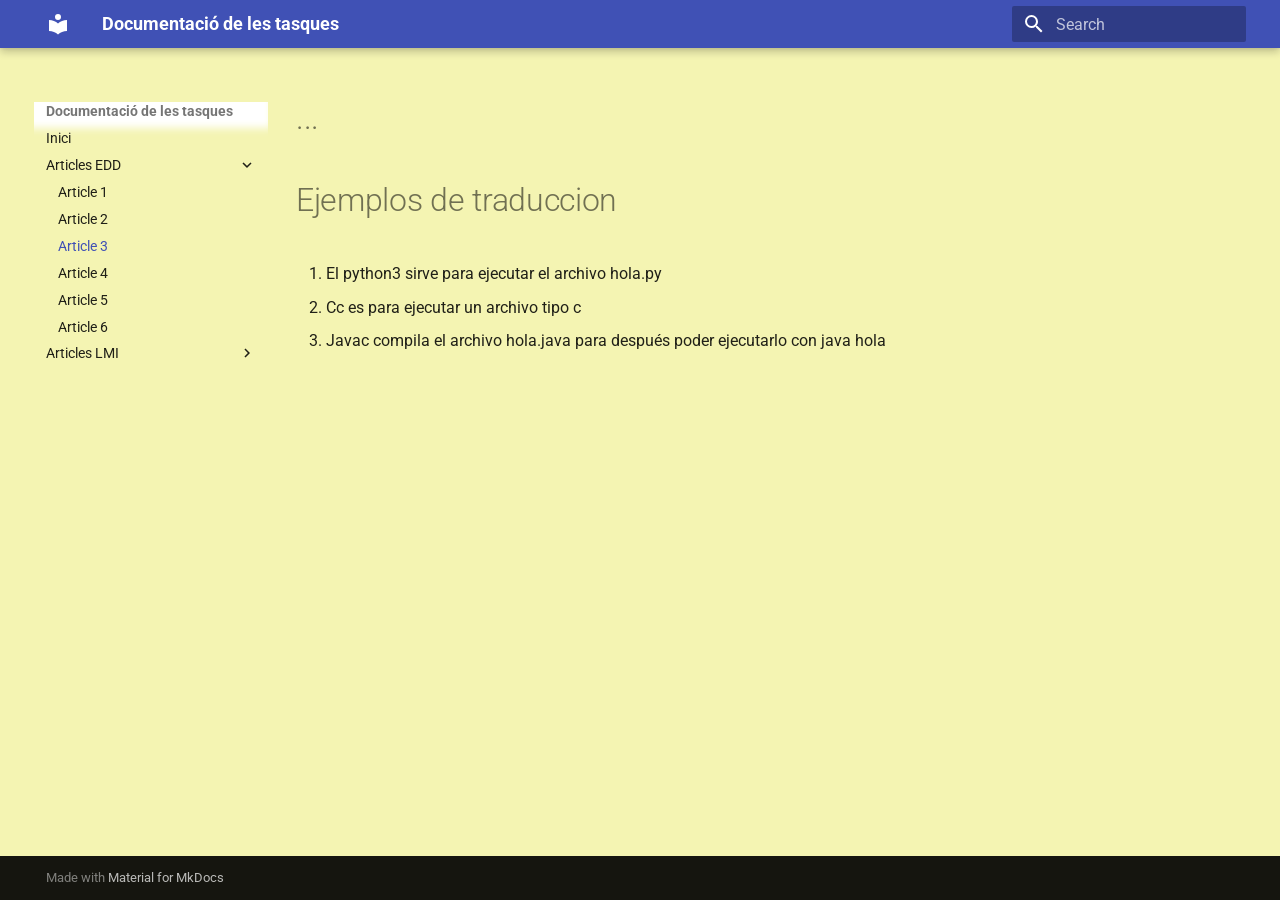
<file: edd/document_3/index.html>
<!doctype html>
<html lang="en" class="no-js">
  <head>
    
      <meta charset="utf-8">
      <meta name="viewport" content="width=device-width,initial-scale=1">
      
      
      
      
        <link rel="prev" href="../document_2/">
      
      
        <link rel="next" href="../document_4/">
      
      
        
      
      
      <link rel="icon" href="../../assets/images/favicon.png">
      <meta name="generator" content="mkdocs-1.6.1, mkdocs-material-9.7.0">
    
    
      
        <title>Article 3 - Documentació de les tasques</title>
      
    
    
      <link rel="stylesheet" href="../../assets/stylesheets/main.618322db.min.css">
      
      


    
    
      
    
    
      
        
        
        <link rel="preconnect" href="https://fonts.gstatic.com" crossorigin>
        <link rel="stylesheet" href="https://fonts.googleapis.com/css?family=Roboto:300,300i,400,400i,700,700i%7CRoboto+Mono:400,400i,700,700i&display=fallback">
        <style>:root{--md-text-font:"Roboto";--md-code-font:"Roboto Mono"}</style>
      
    
    
      <link rel="stylesheet" href="../../overrides/extra.css">
    
    <script>__md_scope=new URL("../..",location),__md_hash=e=>[...e].reduce(((e,_)=>(e<<5)-e+_.charCodeAt(0)),0),__md_get=(e,_=localStorage,t=__md_scope)=>JSON.parse(_.getItem(t.pathname+"."+e)),__md_set=(e,_,t=localStorage,a=__md_scope)=>{try{t.setItem(a.pathname+"."+e,JSON.stringify(_))}catch(e){}}</script>
    
      

    
    
  </head>
  
  
    <body dir="ltr">
  
    
    <input class="md-toggle" data-md-toggle="drawer" type="checkbox" id="__drawer" autocomplete="off">
    <input class="md-toggle" data-md-toggle="search" type="checkbox" id="__search" autocomplete="off">
    <label class="md-overlay" for="__drawer"></label>
    <div data-md-component="skip">
      
        
        <a href="#ejemplos-de-traduccion" class="md-skip">
          Skip to content
        </a>
      
    </div>
    <div data-md-component="announce">
      
    </div>
    
    
      

  

<header class="md-header md-header--shadow" data-md-component="header">
  <nav class="md-header__inner md-grid" aria-label="Header">
    <a href="../.." title="Documentació de les tasques" class="md-header__button md-logo" aria-label="Documentació de les tasques" data-md-component="logo">
      
  
  <svg xmlns="http://www.w3.org/2000/svg" viewBox="0 0 24 24"><path d="M12 8a3 3 0 0 0 3-3 3 3 0 0 0-3-3 3 3 0 0 0-3 3 3 3 0 0 0 3 3m0 3.54C9.64 9.35 6.5 8 3 8v11c3.5 0 6.64 1.35 9 3.54 2.36-2.19 5.5-3.54 9-3.54V8c-3.5 0-6.64 1.35-9 3.54"/></svg>

    </a>
    <label class="md-header__button md-icon" for="__drawer">
      
      <svg xmlns="http://www.w3.org/2000/svg" viewBox="0 0 24 24"><path d="M3 6h18v2H3zm0 5h18v2H3zm0 5h18v2H3z"/></svg>
    </label>
    <div class="md-header__title" data-md-component="header-title">
      <div class="md-header__ellipsis">
        <div class="md-header__topic">
          <span class="md-ellipsis">
            Documentació de les tasques
          </span>
        </div>
        <div class="md-header__topic" data-md-component="header-topic">
          <span class="md-ellipsis">
            
              Article 3
            
          </span>
        </div>
      </div>
    </div>
    
    
      <script>var palette=__md_get("__palette");if(palette&&palette.color){if("(prefers-color-scheme)"===palette.color.media){var media=matchMedia("(prefers-color-scheme: light)"),input=document.querySelector(media.matches?"[data-md-color-media='(prefers-color-scheme: light)']":"[data-md-color-media='(prefers-color-scheme: dark)']");palette.color.media=input.getAttribute("data-md-color-media"),palette.color.scheme=input.getAttribute("data-md-color-scheme"),palette.color.primary=input.getAttribute("data-md-color-primary"),palette.color.accent=input.getAttribute("data-md-color-accent")}for(var[key,value]of Object.entries(palette.color))document.body.setAttribute("data-md-color-"+key,value)}</script>
    
    
    
      
      
        <label class="md-header__button md-icon" for="__search">
          
          <svg xmlns="http://www.w3.org/2000/svg" viewBox="0 0 24 24"><path d="M9.5 3A6.5 6.5 0 0 1 16 9.5c0 1.61-.59 3.09-1.56 4.23l.27.27h.79l5 5-1.5 1.5-5-5v-.79l-.27-.27A6.52 6.52 0 0 1 9.5 16 6.5 6.5 0 0 1 3 9.5 6.5 6.5 0 0 1 9.5 3m0 2C7 5 5 7 5 9.5S7 14 9.5 14 14 12 14 9.5 12 5 9.5 5"/></svg>
        </label>
        <div class="md-search" data-md-component="search" role="dialog">
  <label class="md-search__overlay" for="__search"></label>
  <div class="md-search__inner" role="search">
    <form class="md-search__form" name="search">
      <input type="text" class="md-search__input" name="query" aria-label="Search" placeholder="Search" autocapitalize="off" autocorrect="off" autocomplete="off" spellcheck="false" data-md-component="search-query" required>
      <label class="md-search__icon md-icon" for="__search">
        
        <svg xmlns="http://www.w3.org/2000/svg" viewBox="0 0 24 24"><path d="M9.5 3A6.5 6.5 0 0 1 16 9.5c0 1.61-.59 3.09-1.56 4.23l.27.27h.79l5 5-1.5 1.5-5-5v-.79l-.27-.27A6.52 6.52 0 0 1 9.5 16 6.5 6.5 0 0 1 3 9.5 6.5 6.5 0 0 1 9.5 3m0 2C7 5 5 7 5 9.5S7 14 9.5 14 14 12 14 9.5 12 5 9.5 5"/></svg>
        
        <svg xmlns="http://www.w3.org/2000/svg" viewBox="0 0 24 24"><path d="M20 11v2H8l5.5 5.5-1.42 1.42L4.16 12l7.92-7.92L13.5 5.5 8 11z"/></svg>
      </label>
      <nav class="md-search__options" aria-label="Search">
        
        <button type="reset" class="md-search__icon md-icon" title="Clear" aria-label="Clear" tabindex="-1">
          
          <svg xmlns="http://www.w3.org/2000/svg" viewBox="0 0 24 24"><path d="M19 6.41 17.59 5 12 10.59 6.41 5 5 6.41 10.59 12 5 17.59 6.41 19 12 13.41 17.59 19 19 17.59 13.41 12z"/></svg>
        </button>
      </nav>
      
    </form>
    <div class="md-search__output">
      <div class="md-search__scrollwrap" tabindex="0" data-md-scrollfix>
        <div class="md-search-result" data-md-component="search-result">
          <div class="md-search-result__meta">
            Initializing search
          </div>
          <ol class="md-search-result__list" role="presentation"></ol>
        </div>
      </div>
    </div>
  </div>
</div>
      
    
    
  </nav>
  
</header>
    
    <div class="md-container" data-md-component="container">
      
      
        
          
        
      
      <main class="md-main" data-md-component="main">
        <div class="md-main__inner md-grid">
          
            
              
              <div class="md-sidebar md-sidebar--primary" data-md-component="sidebar" data-md-type="navigation" >
                <div class="md-sidebar__scrollwrap">
                  <div class="md-sidebar__inner">
                    



<nav class="md-nav md-nav--primary" aria-label="Navigation" data-md-level="0">
  <label class="md-nav__title" for="__drawer">
    <a href="../.." title="Documentació de les tasques" class="md-nav__button md-logo" aria-label="Documentació de les tasques" data-md-component="logo">
      
  
  <svg xmlns="http://www.w3.org/2000/svg" viewBox="0 0 24 24"><path d="M12 8a3 3 0 0 0 3-3 3 3 0 0 0-3-3 3 3 0 0 0-3 3 3 3 0 0 0 3 3m0 3.54C9.64 9.35 6.5 8 3 8v11c3.5 0 6.64 1.35 9 3.54 2.36-2.19 5.5-3.54 9-3.54V8c-3.5 0-6.64 1.35-9 3.54"/></svg>

    </a>
    Documentació de les tasques
  </label>
  
  <ul class="md-nav__list" data-md-scrollfix>
    
      
      
  
  
  
  
    <li class="md-nav__item">
      <a href="../.." class="md-nav__link">
        
  
  
  <span class="md-ellipsis">
    
  
    Inici
  

    
  </span>
  
  

      </a>
    </li>
  

    
      
      
  
  
    
  
  
  
    
    
    
    
    
    <li class="md-nav__item md-nav__item--active md-nav__item--nested">
      
        
        
        <input class="md-nav__toggle md-toggle " type="checkbox" id="__nav_2" checked>
        
          
          <label class="md-nav__link" for="__nav_2" id="__nav_2_label" tabindex="0">
            
  
  
  <span class="md-ellipsis">
    
  
    Articles EDD
  

    
  </span>
  
  

            <span class="md-nav__icon md-icon"></span>
          </label>
        
        <nav class="md-nav" data-md-level="1" aria-labelledby="__nav_2_label" aria-expanded="true">
          <label class="md-nav__title" for="__nav_2">
            <span class="md-nav__icon md-icon"></span>
            
  
    Articles EDD
  

          </label>
          <ul class="md-nav__list" data-md-scrollfix>
            
              
                
  
  
  
  
    <li class="md-nav__item">
      <a href="../document_1/" class="md-nav__link">
        
  
  
  <span class="md-ellipsis">
    
  
    Article 1
  

    
  </span>
  
  

      </a>
    </li>
  

              
            
              
                
  
  
  
  
    <li class="md-nav__item">
      <a href="../document_2/" class="md-nav__link">
        
  
  
  <span class="md-ellipsis">
    
  
    Article 2
  

    
  </span>
  
  

      </a>
    </li>
  

              
            
              
                
  
  
    
  
  
  
    <li class="md-nav__item md-nav__item--active">
      
      <input class="md-nav__toggle md-toggle" type="checkbox" id="__toc">
      
      
        
      
      
      <a href="./" class="md-nav__link md-nav__link--active">
        
  
  
  <span class="md-ellipsis">
    
  
    Article 3
  

    
  </span>
  
  

      </a>
      
    </li>
  

              
            
              
                
  
  
  
  
    <li class="md-nav__item">
      <a href="../document_4/" class="md-nav__link">
        
  
  
  <span class="md-ellipsis">
    
  
    Article 4
  

    
  </span>
  
  

      </a>
    </li>
  

              
            
              
                
  
  
  
  
    <li class="md-nav__item">
      <a href="../document_5/" class="md-nav__link">
        
  
  
  <span class="md-ellipsis">
    
  
    Article 5
  

    
  </span>
  
  

      </a>
    </li>
  

              
            
              
                
  
  
  
  
    <li class="md-nav__item">
      <a href="../document_7/" class="md-nav__link">
        
  
  
  <span class="md-ellipsis">
    
  
    Article 6
  

    
  </span>
  
  

      </a>
    </li>
  

              
            
          </ul>
        </nav>
      
    </li>
  

    
      
      
  
  
  
  
    
    
    
    
    
    <li class="md-nav__item md-nav__item--nested">
      
        
        
        <input class="md-nav__toggle md-toggle " type="checkbox" id="__nav_3" >
        
          
          <label class="md-nav__link" for="__nav_3" id="__nav_3_label" tabindex="0">
            
  
  
  <span class="md-ellipsis">
    
  
    Articles LMI
  

    
  </span>
  
  

            <span class="md-nav__icon md-icon"></span>
          </label>
        
        <nav class="md-nav" data-md-level="1" aria-labelledby="__nav_3_label" aria-expanded="false">
          <label class="md-nav__title" for="__nav_3">
            <span class="md-nav__icon md-icon"></span>
            
  
    Articles LMI
  

          </label>
          <ul class="md-nav__list" data-md-scrollfix>
            
              
                
  
  
  
  
    <li class="md-nav__item">
      <a href="../../lmi/document_1/" class="md-nav__link">
        
  
  
  <span class="md-ellipsis">
    
  
    Article 1
  

    
  </span>
  
  

      </a>
    </li>
  

              
            
          </ul>
        </nav>
      
    </li>
  

    
  </ul>
</nav>
                  </div>
                </div>
              </div>
            
            
              
              <div class="md-sidebar md-sidebar--secondary" data-md-component="sidebar" data-md-type="toc" >
                <div class="md-sidebar__scrollwrap">
                  <div class="md-sidebar__inner">
                    

<nav class="md-nav md-nav--secondary" aria-label="Table of contents">
  
  
  
    
  
  
</nav>
                  </div>
                </div>
              </div>
            
          
          
            <div class="md-content" data-md-component="content">
              
              <article class="md-content__inner md-typeset">
                
<div class="custom-header"><h1>...</h1></div>

                  



<h1 id="ejemplos-de-traduccion">Ejemplos de traduccion</h1>
<ol>
<li>El python3 sirve para ejecutar el archivo hola.py  </li>
<li>Cc es para ejecutar un archivo tipo c </li>
<li>Javac compila el archivo hola.java para después poder ejecutarlo con java hola </li>
</ol>












                

              </article>
            </div>
          
          
<script>var target=document.getElementById(location.hash.slice(1));target&&target.name&&(target.checked=target.name.startsWith("__tabbed_"))</script>
        </div>
        
      </main>
      
        <footer class="md-footer">
  
  <div class="md-footer-meta md-typeset">
    <div class="md-footer-meta__inner md-grid">
      <div class="md-copyright">
  
  
    Made with
    <a href="https://squidfunk.github.io/mkdocs-material/" target="_blank" rel="noopener">
      Material for MkDocs
    </a>
  
</div>
      
    </div>
  </div>
</footer>
      
    </div>
    <div class="md-dialog" data-md-component="dialog">
      <div class="md-dialog__inner md-typeset"></div>
    </div>
    
    
    
      
      
      <script id="__config" type="application/json">{"annotate": null, "base": "../..", "features": [], "search": "../../assets/javascripts/workers/search.7a47a382.min.js", "tags": null, "translations": {"clipboard.copied": "Copied to clipboard", "clipboard.copy": "Copy to clipboard", "search.result.more.one": "1 more on this page", "search.result.more.other": "# more on this page", "search.result.none": "No matching documents", "search.result.one": "1 matching document", "search.result.other": "# matching documents", "search.result.placeholder": "Type to start searching", "search.result.term.missing": "Missing", "select.version": "Select version"}, "version": null}</script>
    
    
      <script src="../../assets/javascripts/bundle.e71a0d61.min.js"></script>
      
    
  </body>
</html>
</file>
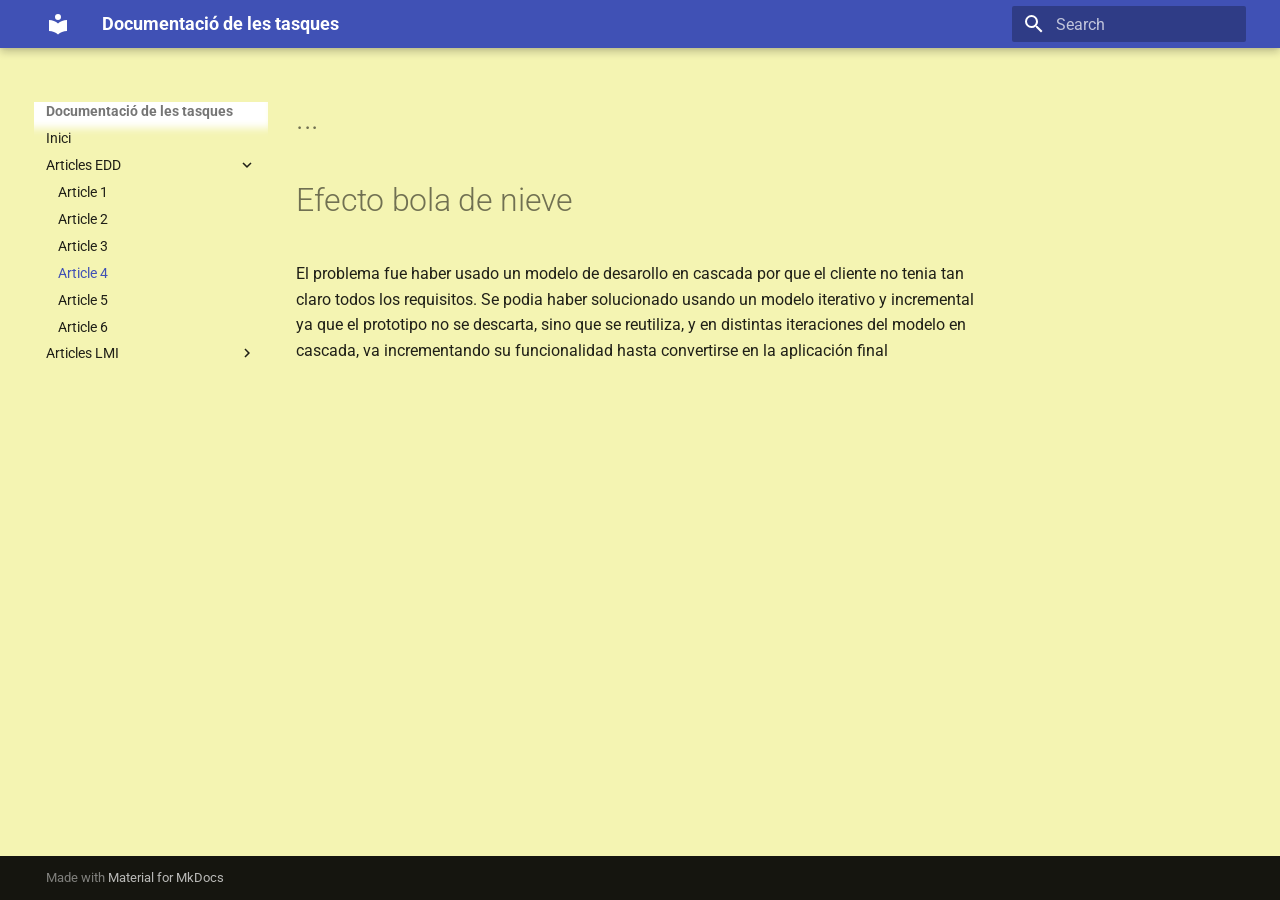
<file: edd/document_4/index.html>
<!doctype html>
<html lang="en" class="no-js">
  <head>
    
      <meta charset="utf-8">
      <meta name="viewport" content="width=device-width,initial-scale=1">
      
      
      
      
        <link rel="prev" href="../document_3/">
      
      
        <link rel="next" href="../document_5/">
      
      
        
      
      
      <link rel="icon" href="../../assets/images/favicon.png">
      <meta name="generator" content="mkdocs-1.6.1, mkdocs-material-9.7.0">
    
    
      
        <title>Article 4 - Documentació de les tasques</title>
      
    
    
      <link rel="stylesheet" href="../../assets/stylesheets/main.618322db.min.css">
      
      


    
    
      
    
    
      
        
        
        <link rel="preconnect" href="https://fonts.gstatic.com" crossorigin>
        <link rel="stylesheet" href="https://fonts.googleapis.com/css?family=Roboto:300,300i,400,400i,700,700i%7CRoboto+Mono:400,400i,700,700i&display=fallback">
        <style>:root{--md-text-font:"Roboto";--md-code-font:"Roboto Mono"}</style>
      
    
    
      <link rel="stylesheet" href="../../overrides/extra.css">
    
    <script>__md_scope=new URL("../..",location),__md_hash=e=>[...e].reduce(((e,_)=>(e<<5)-e+_.charCodeAt(0)),0),__md_get=(e,_=localStorage,t=__md_scope)=>JSON.parse(_.getItem(t.pathname+"."+e)),__md_set=(e,_,t=localStorage,a=__md_scope)=>{try{t.setItem(a.pathname+"."+e,JSON.stringify(_))}catch(e){}}</script>
    
      

    
    
  </head>
  
  
    <body dir="ltr">
  
    
    <input class="md-toggle" data-md-toggle="drawer" type="checkbox" id="__drawer" autocomplete="off">
    <input class="md-toggle" data-md-toggle="search" type="checkbox" id="__search" autocomplete="off">
    <label class="md-overlay" for="__drawer"></label>
    <div data-md-component="skip">
      
        
        <a href="#efecto-bola-de-nieve" class="md-skip">
          Skip to content
        </a>
      
    </div>
    <div data-md-component="announce">
      
    </div>
    
    
      

  

<header class="md-header md-header--shadow" data-md-component="header">
  <nav class="md-header__inner md-grid" aria-label="Header">
    <a href="../.." title="Documentació de les tasques" class="md-header__button md-logo" aria-label="Documentació de les tasques" data-md-component="logo">
      
  
  <svg xmlns="http://www.w3.org/2000/svg" viewBox="0 0 24 24"><path d="M12 8a3 3 0 0 0 3-3 3 3 0 0 0-3-3 3 3 0 0 0-3 3 3 3 0 0 0 3 3m0 3.54C9.64 9.35 6.5 8 3 8v11c3.5 0 6.64 1.35 9 3.54 2.36-2.19 5.5-3.54 9-3.54V8c-3.5 0-6.64 1.35-9 3.54"/></svg>

    </a>
    <label class="md-header__button md-icon" for="__drawer">
      
      <svg xmlns="http://www.w3.org/2000/svg" viewBox="0 0 24 24"><path d="M3 6h18v2H3zm0 5h18v2H3zm0 5h18v2H3z"/></svg>
    </label>
    <div class="md-header__title" data-md-component="header-title">
      <div class="md-header__ellipsis">
        <div class="md-header__topic">
          <span class="md-ellipsis">
            Documentació de les tasques
          </span>
        </div>
        <div class="md-header__topic" data-md-component="header-topic">
          <span class="md-ellipsis">
            
              Article 4
            
          </span>
        </div>
      </div>
    </div>
    
    
      <script>var palette=__md_get("__palette");if(palette&&palette.color){if("(prefers-color-scheme)"===palette.color.media){var media=matchMedia("(prefers-color-scheme: light)"),input=document.querySelector(media.matches?"[data-md-color-media='(prefers-color-scheme: light)']":"[data-md-color-media='(prefers-color-scheme: dark)']");palette.color.media=input.getAttribute("data-md-color-media"),palette.color.scheme=input.getAttribute("data-md-color-scheme"),palette.color.primary=input.getAttribute("data-md-color-primary"),palette.color.accent=input.getAttribute("data-md-color-accent")}for(var[key,value]of Object.entries(palette.color))document.body.setAttribute("data-md-color-"+key,value)}</script>
    
    
    
      
      
        <label class="md-header__button md-icon" for="__search">
          
          <svg xmlns="http://www.w3.org/2000/svg" viewBox="0 0 24 24"><path d="M9.5 3A6.5 6.5 0 0 1 16 9.5c0 1.61-.59 3.09-1.56 4.23l.27.27h.79l5 5-1.5 1.5-5-5v-.79l-.27-.27A6.52 6.52 0 0 1 9.5 16 6.5 6.5 0 0 1 3 9.5 6.5 6.5 0 0 1 9.5 3m0 2C7 5 5 7 5 9.5S7 14 9.5 14 14 12 14 9.5 12 5 9.5 5"/></svg>
        </label>
        <div class="md-search" data-md-component="search" role="dialog">
  <label class="md-search__overlay" for="__search"></label>
  <div class="md-search__inner" role="search">
    <form class="md-search__form" name="search">
      <input type="text" class="md-search__input" name="query" aria-label="Search" placeholder="Search" autocapitalize="off" autocorrect="off" autocomplete="off" spellcheck="false" data-md-component="search-query" required>
      <label class="md-search__icon md-icon" for="__search">
        
        <svg xmlns="http://www.w3.org/2000/svg" viewBox="0 0 24 24"><path d="M9.5 3A6.5 6.5 0 0 1 16 9.5c0 1.61-.59 3.09-1.56 4.23l.27.27h.79l5 5-1.5 1.5-5-5v-.79l-.27-.27A6.52 6.52 0 0 1 9.5 16 6.5 6.5 0 0 1 3 9.5 6.5 6.5 0 0 1 9.5 3m0 2C7 5 5 7 5 9.5S7 14 9.5 14 14 12 14 9.5 12 5 9.5 5"/></svg>
        
        <svg xmlns="http://www.w3.org/2000/svg" viewBox="0 0 24 24"><path d="M20 11v2H8l5.5 5.5-1.42 1.42L4.16 12l7.92-7.92L13.5 5.5 8 11z"/></svg>
      </label>
      <nav class="md-search__options" aria-label="Search">
        
        <button type="reset" class="md-search__icon md-icon" title="Clear" aria-label="Clear" tabindex="-1">
          
          <svg xmlns="http://www.w3.org/2000/svg" viewBox="0 0 24 24"><path d="M19 6.41 17.59 5 12 10.59 6.41 5 5 6.41 10.59 12 5 17.59 6.41 19 12 13.41 17.59 19 19 17.59 13.41 12z"/></svg>
        </button>
      </nav>
      
    </form>
    <div class="md-search__output">
      <div class="md-search__scrollwrap" tabindex="0" data-md-scrollfix>
        <div class="md-search-result" data-md-component="search-result">
          <div class="md-search-result__meta">
            Initializing search
          </div>
          <ol class="md-search-result__list" role="presentation"></ol>
        </div>
      </div>
    </div>
  </div>
</div>
      
    
    
  </nav>
  
</header>
    
    <div class="md-container" data-md-component="container">
      
      
        
          
        
      
      <main class="md-main" data-md-component="main">
        <div class="md-main__inner md-grid">
          
            
              
              <div class="md-sidebar md-sidebar--primary" data-md-component="sidebar" data-md-type="navigation" >
                <div class="md-sidebar__scrollwrap">
                  <div class="md-sidebar__inner">
                    



<nav class="md-nav md-nav--primary" aria-label="Navigation" data-md-level="0">
  <label class="md-nav__title" for="__drawer">
    <a href="../.." title="Documentació de les tasques" class="md-nav__button md-logo" aria-label="Documentació de les tasques" data-md-component="logo">
      
  
  <svg xmlns="http://www.w3.org/2000/svg" viewBox="0 0 24 24"><path d="M12 8a3 3 0 0 0 3-3 3 3 0 0 0-3-3 3 3 0 0 0-3 3 3 3 0 0 0 3 3m0 3.54C9.64 9.35 6.5 8 3 8v11c3.5 0 6.64 1.35 9 3.54 2.36-2.19 5.5-3.54 9-3.54V8c-3.5 0-6.64 1.35-9 3.54"/></svg>

    </a>
    Documentació de les tasques
  </label>
  
  <ul class="md-nav__list" data-md-scrollfix>
    
      
      
  
  
  
  
    <li class="md-nav__item">
      <a href="../.." class="md-nav__link">
        
  
  
  <span class="md-ellipsis">
    
  
    Inici
  

    
  </span>
  
  

      </a>
    </li>
  

    
      
      
  
  
    
  
  
  
    
    
    
    
    
    <li class="md-nav__item md-nav__item--active md-nav__item--nested">
      
        
        
        <input class="md-nav__toggle md-toggle " type="checkbox" id="__nav_2" checked>
        
          
          <label class="md-nav__link" for="__nav_2" id="__nav_2_label" tabindex="0">
            
  
  
  <span class="md-ellipsis">
    
  
    Articles EDD
  

    
  </span>
  
  

            <span class="md-nav__icon md-icon"></span>
          </label>
        
        <nav class="md-nav" data-md-level="1" aria-labelledby="__nav_2_label" aria-expanded="true">
          <label class="md-nav__title" for="__nav_2">
            <span class="md-nav__icon md-icon"></span>
            
  
    Articles EDD
  

          </label>
          <ul class="md-nav__list" data-md-scrollfix>
            
              
                
  
  
  
  
    <li class="md-nav__item">
      <a href="../document_1/" class="md-nav__link">
        
  
  
  <span class="md-ellipsis">
    
  
    Article 1
  

    
  </span>
  
  

      </a>
    </li>
  

              
            
              
                
  
  
  
  
    <li class="md-nav__item">
      <a href="../document_2/" class="md-nav__link">
        
  
  
  <span class="md-ellipsis">
    
  
    Article 2
  

    
  </span>
  
  

      </a>
    </li>
  

              
            
              
                
  
  
  
  
    <li class="md-nav__item">
      <a href="../document_3/" class="md-nav__link">
        
  
  
  <span class="md-ellipsis">
    
  
    Article 3
  

    
  </span>
  
  

      </a>
    </li>
  

              
            
              
                
  
  
    
  
  
  
    <li class="md-nav__item md-nav__item--active">
      
      <input class="md-nav__toggle md-toggle" type="checkbox" id="__toc">
      
      
        
      
      
      <a href="./" class="md-nav__link md-nav__link--active">
        
  
  
  <span class="md-ellipsis">
    
  
    Article 4
  

    
  </span>
  
  

      </a>
      
    </li>
  

              
            
              
                
  
  
  
  
    <li class="md-nav__item">
      <a href="../document_5/" class="md-nav__link">
        
  
  
  <span class="md-ellipsis">
    
  
    Article 5
  

    
  </span>
  
  

      </a>
    </li>
  

              
            
              
                
  
  
  
  
    <li class="md-nav__item">
      <a href="../document_7/" class="md-nav__link">
        
  
  
  <span class="md-ellipsis">
    
  
    Article 6
  

    
  </span>
  
  

      </a>
    </li>
  

              
            
          </ul>
        </nav>
      
    </li>
  

    
      
      
  
  
  
  
    
    
    
    
    
    <li class="md-nav__item md-nav__item--nested">
      
        
        
        <input class="md-nav__toggle md-toggle " type="checkbox" id="__nav_3" >
        
          
          <label class="md-nav__link" for="__nav_3" id="__nav_3_label" tabindex="0">
            
  
  
  <span class="md-ellipsis">
    
  
    Articles LMI
  

    
  </span>
  
  

            <span class="md-nav__icon md-icon"></span>
          </label>
        
        <nav class="md-nav" data-md-level="1" aria-labelledby="__nav_3_label" aria-expanded="false">
          <label class="md-nav__title" for="__nav_3">
            <span class="md-nav__icon md-icon"></span>
            
  
    Articles LMI
  

          </label>
          <ul class="md-nav__list" data-md-scrollfix>
            
              
                
  
  
  
  
    <li class="md-nav__item">
      <a href="../../lmi/document_1/" class="md-nav__link">
        
  
  
  <span class="md-ellipsis">
    
  
    Article 1
  

    
  </span>
  
  

      </a>
    </li>
  

              
            
          </ul>
        </nav>
      
    </li>
  

    
  </ul>
</nav>
                  </div>
                </div>
              </div>
            
            
              
              <div class="md-sidebar md-sidebar--secondary" data-md-component="sidebar" data-md-type="toc" >
                <div class="md-sidebar__scrollwrap">
                  <div class="md-sidebar__inner">
                    

<nav class="md-nav md-nav--secondary" aria-label="Table of contents">
  
  
  
    
  
  
</nav>
                  </div>
                </div>
              </div>
            
          
          
            <div class="md-content" data-md-component="content">
              
              <article class="md-content__inner md-typeset">
                
<div class="custom-header"><h1>...</h1></div>

                  



<h1 id="efecto-bola-de-nieve">Efecto bola de nieve</h1>
<p>El problema fue haber usado un modelo de desarollo en cascada por que el cliente no tenia tan claro todos los requisitos. Se podia haber solucionado usando un modelo iterativo y incremental ya que el prototipo no se descarta, sino que se reutiliza, y en distintas iteraciones del modelo en cascada, va incrementando su funcionalidad hasta convertirse en la aplicación final</p>












                

              </article>
            </div>
          
          
<script>var target=document.getElementById(location.hash.slice(1));target&&target.name&&(target.checked=target.name.startsWith("__tabbed_"))</script>
        </div>
        
      </main>
      
        <footer class="md-footer">
  
  <div class="md-footer-meta md-typeset">
    <div class="md-footer-meta__inner md-grid">
      <div class="md-copyright">
  
  
    Made with
    <a href="https://squidfunk.github.io/mkdocs-material/" target="_blank" rel="noopener">
      Material for MkDocs
    </a>
  
</div>
      
    </div>
  </div>
</footer>
      
    </div>
    <div class="md-dialog" data-md-component="dialog">
      <div class="md-dialog__inner md-typeset"></div>
    </div>
    
    
    
      
      
      <script id="__config" type="application/json">{"annotate": null, "base": "../..", "features": [], "search": "../../assets/javascripts/workers/search.7a47a382.min.js", "tags": null, "translations": {"clipboard.copied": "Copied to clipboard", "clipboard.copy": "Copy to clipboard", "search.result.more.one": "1 more on this page", "search.result.more.other": "# more on this page", "search.result.none": "No matching documents", "search.result.one": "1 matching document", "search.result.other": "# matching documents", "search.result.placeholder": "Type to start searching", "search.result.term.missing": "Missing", "select.version": "Select version"}, "version": null}</script>
    
    
      <script src="../../assets/javascripts/bundle.e71a0d61.min.js"></script>
      
    
  </body>
</html>
</file>
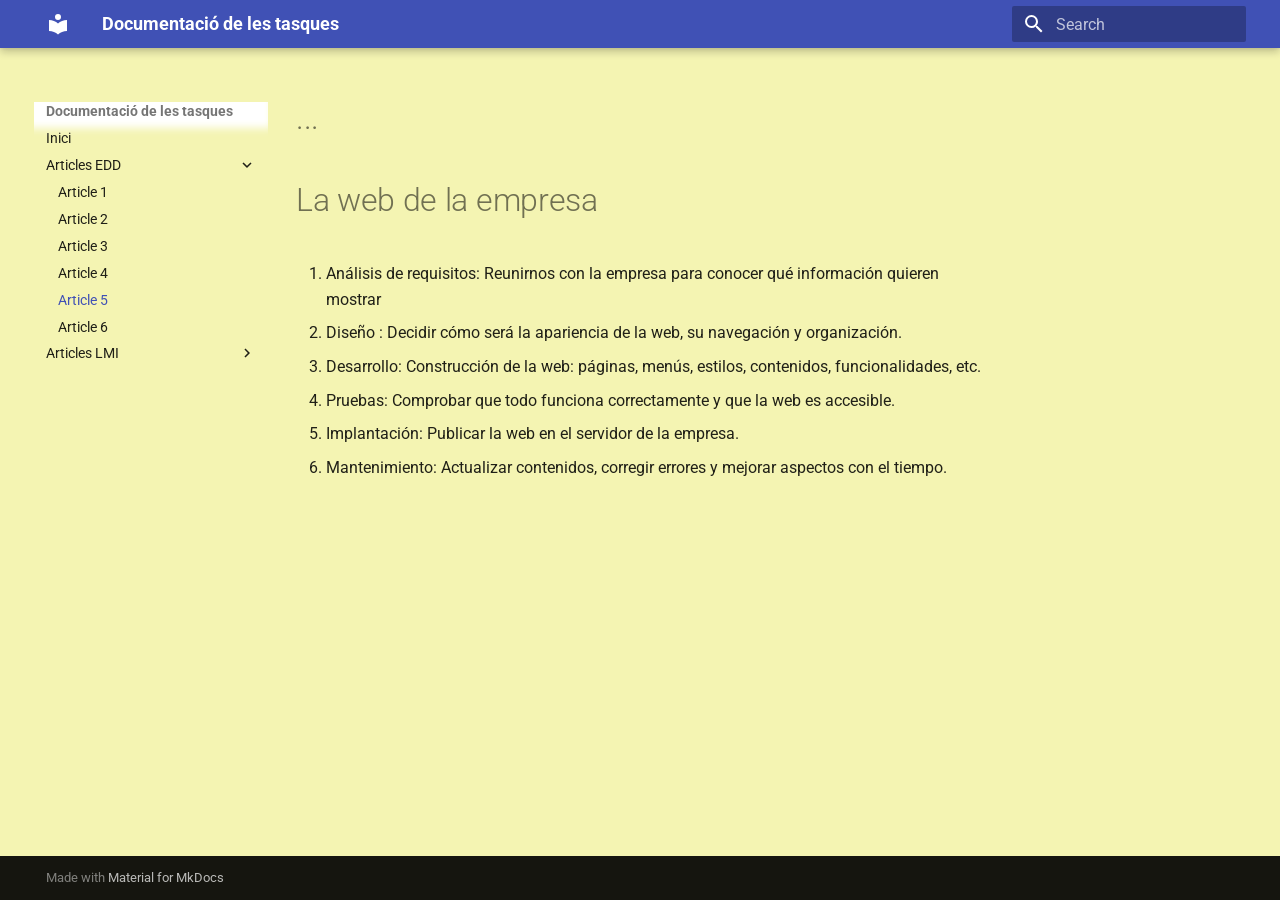
<file: edd/document_5/index.html>
<!doctype html>
<html lang="en" class="no-js">
  <head>
    
      <meta charset="utf-8">
      <meta name="viewport" content="width=device-width,initial-scale=1">
      
      
      
      
        <link rel="prev" href="../document_4/">
      
      
        <link rel="next" href="../document_7/">
      
      
        
      
      
      <link rel="icon" href="../../assets/images/favicon.png">
      <meta name="generator" content="mkdocs-1.6.1, mkdocs-material-9.7.0">
    
    
      
        <title>Article 5 - Documentació de les tasques</title>
      
    
    
      <link rel="stylesheet" href="../../assets/stylesheets/main.618322db.min.css">
      
      


    
    
      
    
    
      
        
        
        <link rel="preconnect" href="https://fonts.gstatic.com" crossorigin>
        <link rel="stylesheet" href="https://fonts.googleapis.com/css?family=Roboto:300,300i,400,400i,700,700i%7CRoboto+Mono:400,400i,700,700i&display=fallback">
        <style>:root{--md-text-font:"Roboto";--md-code-font:"Roboto Mono"}</style>
      
    
    
      <link rel="stylesheet" href="../../overrides/extra.css">
    
    <script>__md_scope=new URL("../..",location),__md_hash=e=>[...e].reduce(((e,_)=>(e<<5)-e+_.charCodeAt(0)),0),__md_get=(e,_=localStorage,t=__md_scope)=>JSON.parse(_.getItem(t.pathname+"."+e)),__md_set=(e,_,t=localStorage,a=__md_scope)=>{try{t.setItem(a.pathname+"."+e,JSON.stringify(_))}catch(e){}}</script>
    
      

    
    
  </head>
  
  
    <body dir="ltr">
  
    
    <input class="md-toggle" data-md-toggle="drawer" type="checkbox" id="__drawer" autocomplete="off">
    <input class="md-toggle" data-md-toggle="search" type="checkbox" id="__search" autocomplete="off">
    <label class="md-overlay" for="__drawer"></label>
    <div data-md-component="skip">
      
        
        <a href="#la-web-de-la-empresa" class="md-skip">
          Skip to content
        </a>
      
    </div>
    <div data-md-component="announce">
      
    </div>
    
    
      

  

<header class="md-header md-header--shadow" data-md-component="header">
  <nav class="md-header__inner md-grid" aria-label="Header">
    <a href="../.." title="Documentació de les tasques" class="md-header__button md-logo" aria-label="Documentació de les tasques" data-md-component="logo">
      
  
  <svg xmlns="http://www.w3.org/2000/svg" viewBox="0 0 24 24"><path d="M12 8a3 3 0 0 0 3-3 3 3 0 0 0-3-3 3 3 0 0 0-3 3 3 3 0 0 0 3 3m0 3.54C9.64 9.35 6.5 8 3 8v11c3.5 0 6.64 1.35 9 3.54 2.36-2.19 5.5-3.54 9-3.54V8c-3.5 0-6.64 1.35-9 3.54"/></svg>

    </a>
    <label class="md-header__button md-icon" for="__drawer">
      
      <svg xmlns="http://www.w3.org/2000/svg" viewBox="0 0 24 24"><path d="M3 6h18v2H3zm0 5h18v2H3zm0 5h18v2H3z"/></svg>
    </label>
    <div class="md-header__title" data-md-component="header-title">
      <div class="md-header__ellipsis">
        <div class="md-header__topic">
          <span class="md-ellipsis">
            Documentació de les tasques
          </span>
        </div>
        <div class="md-header__topic" data-md-component="header-topic">
          <span class="md-ellipsis">
            
              Article 5
            
          </span>
        </div>
      </div>
    </div>
    
    
      <script>var palette=__md_get("__palette");if(palette&&palette.color){if("(prefers-color-scheme)"===palette.color.media){var media=matchMedia("(prefers-color-scheme: light)"),input=document.querySelector(media.matches?"[data-md-color-media='(prefers-color-scheme: light)']":"[data-md-color-media='(prefers-color-scheme: dark)']");palette.color.media=input.getAttribute("data-md-color-media"),palette.color.scheme=input.getAttribute("data-md-color-scheme"),palette.color.primary=input.getAttribute("data-md-color-primary"),palette.color.accent=input.getAttribute("data-md-color-accent")}for(var[key,value]of Object.entries(palette.color))document.body.setAttribute("data-md-color-"+key,value)}</script>
    
    
    
      
      
        <label class="md-header__button md-icon" for="__search">
          
          <svg xmlns="http://www.w3.org/2000/svg" viewBox="0 0 24 24"><path d="M9.5 3A6.5 6.5 0 0 1 16 9.5c0 1.61-.59 3.09-1.56 4.23l.27.27h.79l5 5-1.5 1.5-5-5v-.79l-.27-.27A6.52 6.52 0 0 1 9.5 16 6.5 6.5 0 0 1 3 9.5 6.5 6.5 0 0 1 9.5 3m0 2C7 5 5 7 5 9.5S7 14 9.5 14 14 12 14 9.5 12 5 9.5 5"/></svg>
        </label>
        <div class="md-search" data-md-component="search" role="dialog">
  <label class="md-search__overlay" for="__search"></label>
  <div class="md-search__inner" role="search">
    <form class="md-search__form" name="search">
      <input type="text" class="md-search__input" name="query" aria-label="Search" placeholder="Search" autocapitalize="off" autocorrect="off" autocomplete="off" spellcheck="false" data-md-component="search-query" required>
      <label class="md-search__icon md-icon" for="__search">
        
        <svg xmlns="http://www.w3.org/2000/svg" viewBox="0 0 24 24"><path d="M9.5 3A6.5 6.5 0 0 1 16 9.5c0 1.61-.59 3.09-1.56 4.23l.27.27h.79l5 5-1.5 1.5-5-5v-.79l-.27-.27A6.52 6.52 0 0 1 9.5 16 6.5 6.5 0 0 1 3 9.5 6.5 6.5 0 0 1 9.5 3m0 2C7 5 5 7 5 9.5S7 14 9.5 14 14 12 14 9.5 12 5 9.5 5"/></svg>
        
        <svg xmlns="http://www.w3.org/2000/svg" viewBox="0 0 24 24"><path d="M20 11v2H8l5.5 5.5-1.42 1.42L4.16 12l7.92-7.92L13.5 5.5 8 11z"/></svg>
      </label>
      <nav class="md-search__options" aria-label="Search">
        
        <button type="reset" class="md-search__icon md-icon" title="Clear" aria-label="Clear" tabindex="-1">
          
          <svg xmlns="http://www.w3.org/2000/svg" viewBox="0 0 24 24"><path d="M19 6.41 17.59 5 12 10.59 6.41 5 5 6.41 10.59 12 5 17.59 6.41 19 12 13.41 17.59 19 19 17.59 13.41 12z"/></svg>
        </button>
      </nav>
      
    </form>
    <div class="md-search__output">
      <div class="md-search__scrollwrap" tabindex="0" data-md-scrollfix>
        <div class="md-search-result" data-md-component="search-result">
          <div class="md-search-result__meta">
            Initializing search
          </div>
          <ol class="md-search-result__list" role="presentation"></ol>
        </div>
      </div>
    </div>
  </div>
</div>
      
    
    
  </nav>
  
</header>
    
    <div class="md-container" data-md-component="container">
      
      
        
          
        
      
      <main class="md-main" data-md-component="main">
        <div class="md-main__inner md-grid">
          
            
              
              <div class="md-sidebar md-sidebar--primary" data-md-component="sidebar" data-md-type="navigation" >
                <div class="md-sidebar__scrollwrap">
                  <div class="md-sidebar__inner">
                    



<nav class="md-nav md-nav--primary" aria-label="Navigation" data-md-level="0">
  <label class="md-nav__title" for="__drawer">
    <a href="../.." title="Documentació de les tasques" class="md-nav__button md-logo" aria-label="Documentació de les tasques" data-md-component="logo">
      
  
  <svg xmlns="http://www.w3.org/2000/svg" viewBox="0 0 24 24"><path d="M12 8a3 3 0 0 0 3-3 3 3 0 0 0-3-3 3 3 0 0 0-3 3 3 3 0 0 0 3 3m0 3.54C9.64 9.35 6.5 8 3 8v11c3.5 0 6.64 1.35 9 3.54 2.36-2.19 5.5-3.54 9-3.54V8c-3.5 0-6.64 1.35-9 3.54"/></svg>

    </a>
    Documentació de les tasques
  </label>
  
  <ul class="md-nav__list" data-md-scrollfix>
    
      
      
  
  
  
  
    <li class="md-nav__item">
      <a href="../.." class="md-nav__link">
        
  
  
  <span class="md-ellipsis">
    
  
    Inici
  

    
  </span>
  
  

      </a>
    </li>
  

    
      
      
  
  
    
  
  
  
    
    
    
    
    
    <li class="md-nav__item md-nav__item--active md-nav__item--nested">
      
        
        
        <input class="md-nav__toggle md-toggle " type="checkbox" id="__nav_2" checked>
        
          
          <label class="md-nav__link" for="__nav_2" id="__nav_2_label" tabindex="0">
            
  
  
  <span class="md-ellipsis">
    
  
    Articles EDD
  

    
  </span>
  
  

            <span class="md-nav__icon md-icon"></span>
          </label>
        
        <nav class="md-nav" data-md-level="1" aria-labelledby="__nav_2_label" aria-expanded="true">
          <label class="md-nav__title" for="__nav_2">
            <span class="md-nav__icon md-icon"></span>
            
  
    Articles EDD
  

          </label>
          <ul class="md-nav__list" data-md-scrollfix>
            
              
                
  
  
  
  
    <li class="md-nav__item">
      <a href="../document_1/" class="md-nav__link">
        
  
  
  <span class="md-ellipsis">
    
  
    Article 1
  

    
  </span>
  
  

      </a>
    </li>
  

              
            
              
                
  
  
  
  
    <li class="md-nav__item">
      <a href="../document_2/" class="md-nav__link">
        
  
  
  <span class="md-ellipsis">
    
  
    Article 2
  

    
  </span>
  
  

      </a>
    </li>
  

              
            
              
                
  
  
  
  
    <li class="md-nav__item">
      <a href="../document_3/" class="md-nav__link">
        
  
  
  <span class="md-ellipsis">
    
  
    Article 3
  

    
  </span>
  
  

      </a>
    </li>
  

              
            
              
                
  
  
  
  
    <li class="md-nav__item">
      <a href="../document_4/" class="md-nav__link">
        
  
  
  <span class="md-ellipsis">
    
  
    Article 4
  

    
  </span>
  
  

      </a>
    </li>
  

              
            
              
                
  
  
    
  
  
  
    <li class="md-nav__item md-nav__item--active">
      
      <input class="md-nav__toggle md-toggle" type="checkbox" id="__toc">
      
      
        
      
      
      <a href="./" class="md-nav__link md-nav__link--active">
        
  
  
  <span class="md-ellipsis">
    
  
    Article 5
  

    
  </span>
  
  

      </a>
      
    </li>
  

              
            
              
                
  
  
  
  
    <li class="md-nav__item">
      <a href="../document_7/" class="md-nav__link">
        
  
  
  <span class="md-ellipsis">
    
  
    Article 6
  

    
  </span>
  
  

      </a>
    </li>
  

              
            
          </ul>
        </nav>
      
    </li>
  

    
      
      
  
  
  
  
    
    
    
    
    
    <li class="md-nav__item md-nav__item--nested">
      
        
        
        <input class="md-nav__toggle md-toggle " type="checkbox" id="__nav_3" >
        
          
          <label class="md-nav__link" for="__nav_3" id="__nav_3_label" tabindex="0">
            
  
  
  <span class="md-ellipsis">
    
  
    Articles LMI
  

    
  </span>
  
  

            <span class="md-nav__icon md-icon"></span>
          </label>
        
        <nav class="md-nav" data-md-level="1" aria-labelledby="__nav_3_label" aria-expanded="false">
          <label class="md-nav__title" for="__nav_3">
            <span class="md-nav__icon md-icon"></span>
            
  
    Articles LMI
  

          </label>
          <ul class="md-nav__list" data-md-scrollfix>
            
              
                
  
  
  
  
    <li class="md-nav__item">
      <a href="../../lmi/document_1/" class="md-nav__link">
        
  
  
  <span class="md-ellipsis">
    
  
    Article 1
  

    
  </span>
  
  

      </a>
    </li>
  

              
            
          </ul>
        </nav>
      
    </li>
  

    
  </ul>
</nav>
                  </div>
                </div>
              </div>
            
            
              
              <div class="md-sidebar md-sidebar--secondary" data-md-component="sidebar" data-md-type="toc" >
                <div class="md-sidebar__scrollwrap">
                  <div class="md-sidebar__inner">
                    

<nav class="md-nav md-nav--secondary" aria-label="Table of contents">
  
  
  
    
  
  
</nav>
                  </div>
                </div>
              </div>
            
          
          
            <div class="md-content" data-md-component="content">
              
              <article class="md-content__inner md-typeset">
                
<div class="custom-header"><h1>...</h1></div>

                  



<h1 id="la-web-de-la-empresa">La web de la empresa</h1>
<ol>
<li>Análisis de requisitos: 
    Reunirnos con la empresa para conocer qué información quieren mostrar</li>
<li>Diseño :
    Decidir cómo será la apariencia de la web, su navegación y organización.</li>
<li>Desarrollo: 
    Construcción de la web: páginas, menús, estilos, contenidos, funcionalidades, etc.</li>
<li>Pruebas: 
    Comprobar que todo funciona correctamente y que la web es accesible.</li>
<li>Implantación: 
    Publicar la web en el servidor de la empresa.</li>
<li>Mantenimiento: 
    Actualizar contenidos, corregir errores y mejorar aspectos con el tiempo.</li>
</ol>












                

              </article>
            </div>
          
          
<script>var target=document.getElementById(location.hash.slice(1));target&&target.name&&(target.checked=target.name.startsWith("__tabbed_"))</script>
        </div>
        
      </main>
      
        <footer class="md-footer">
  
  <div class="md-footer-meta md-typeset">
    <div class="md-footer-meta__inner md-grid">
      <div class="md-copyright">
  
  
    Made with
    <a href="https://squidfunk.github.io/mkdocs-material/" target="_blank" rel="noopener">
      Material for MkDocs
    </a>
  
</div>
      
    </div>
  </div>
</footer>
      
    </div>
    <div class="md-dialog" data-md-component="dialog">
      <div class="md-dialog__inner md-typeset"></div>
    </div>
    
    
    
      
      
      <script id="__config" type="application/json">{"annotate": null, "base": "../..", "features": [], "search": "../../assets/javascripts/workers/search.7a47a382.min.js", "tags": null, "translations": {"clipboard.copied": "Copied to clipboard", "clipboard.copy": "Copy to clipboard", "search.result.more.one": "1 more on this page", "search.result.more.other": "# more on this page", "search.result.none": "No matching documents", "search.result.one": "1 matching document", "search.result.other": "# matching documents", "search.result.placeholder": "Type to start searching", "search.result.term.missing": "Missing", "select.version": "Select version"}, "version": null}</script>
    
    
      <script src="../../assets/javascripts/bundle.e71a0d61.min.js"></script>
      
    
  </body>
</html>
</file>
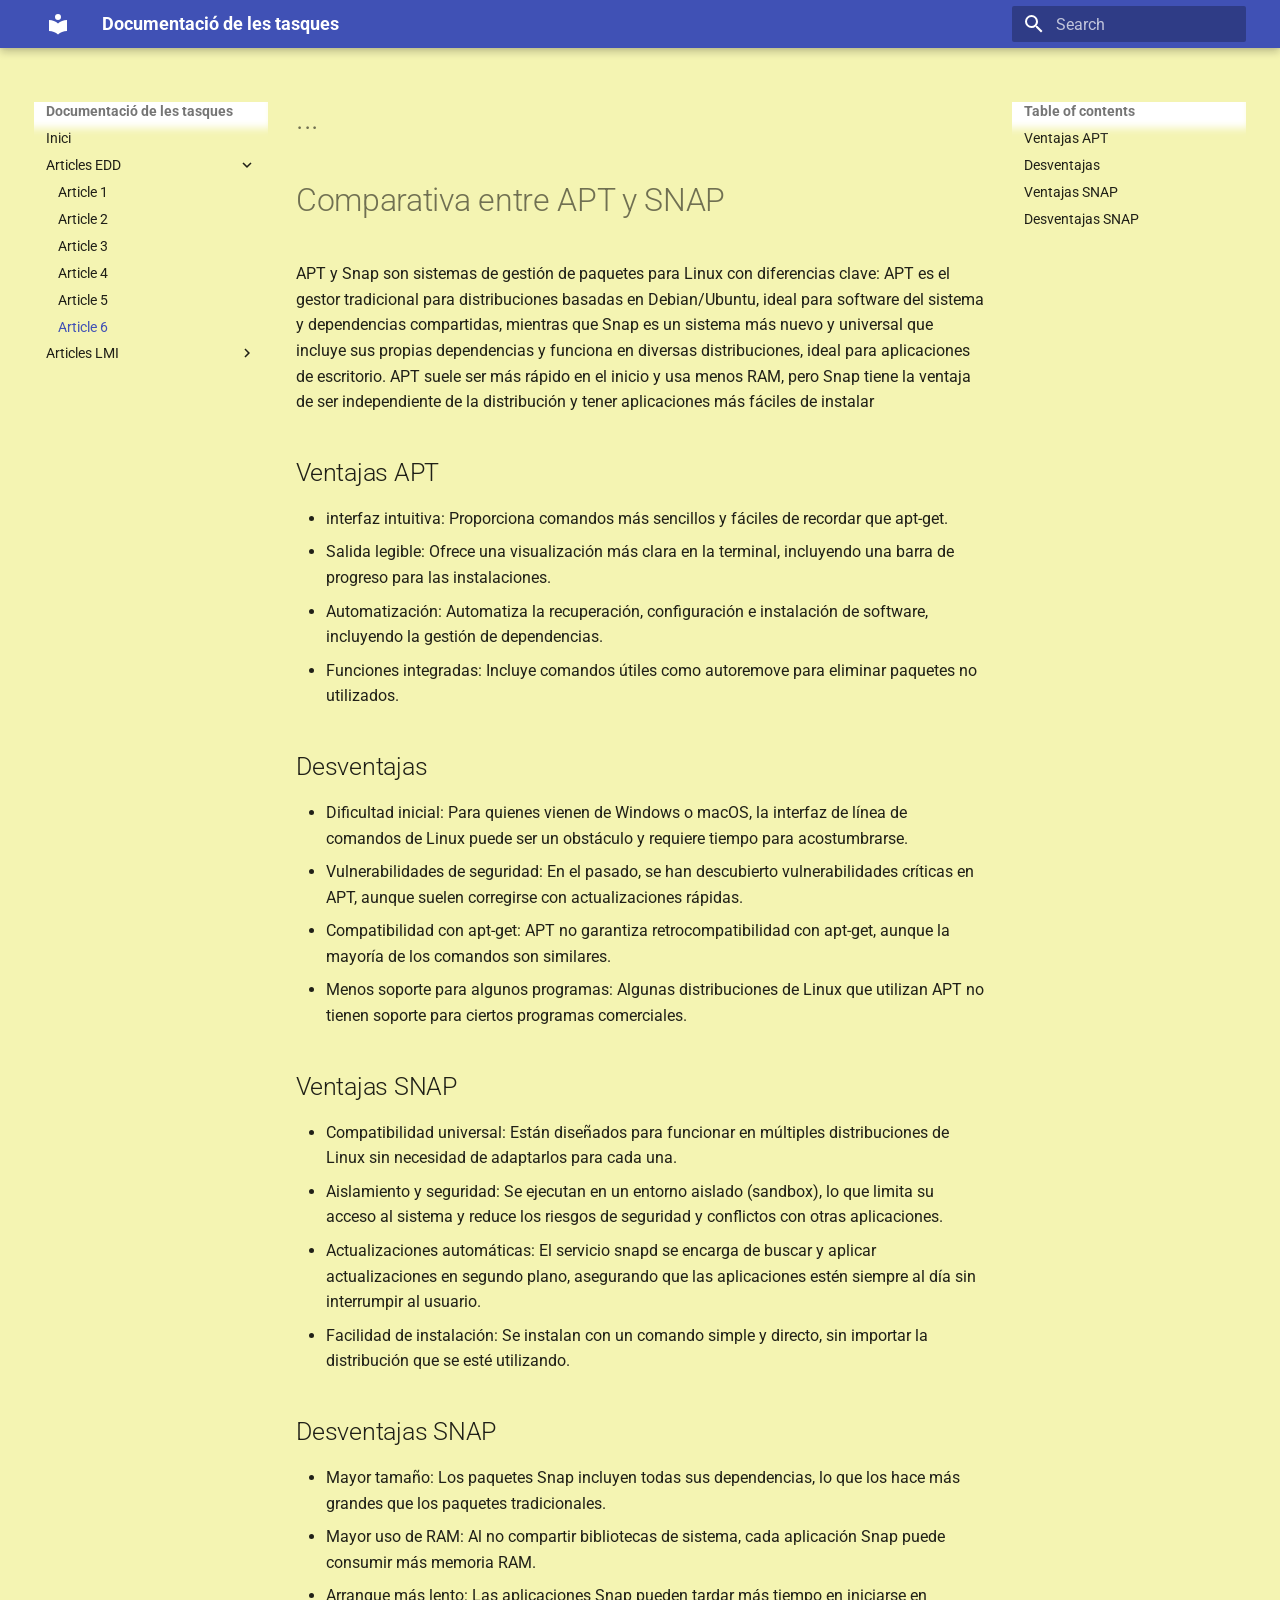
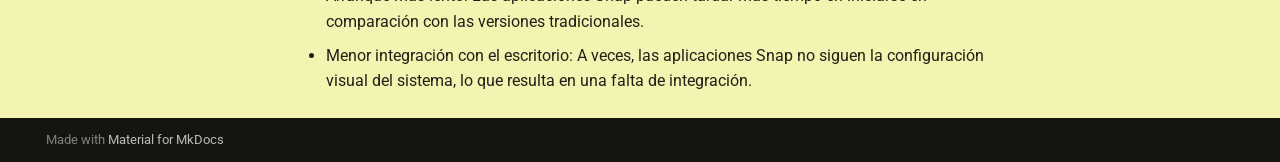
<file: edd/document_7/index.html>
<!doctype html>
<html lang="en" class="no-js">
  <head>
    
      <meta charset="utf-8">
      <meta name="viewport" content="width=device-width,initial-scale=1">
      
      
      
      
        <link rel="prev" href="../document_5/">
      
      
        <link rel="next" href="../../lmi/document_1/">
      
      
        
      
      
      <link rel="icon" href="../../assets/images/favicon.png">
      <meta name="generator" content="mkdocs-1.6.1, mkdocs-material-9.7.0">
    
    
      
        <title>Article 6 - Documentació de les tasques</title>
      
    
    
      <link rel="stylesheet" href="../../assets/stylesheets/main.618322db.min.css">
      
      


    
    
      
    
    
      
        
        
        <link rel="preconnect" href="https://fonts.gstatic.com" crossorigin>
        <link rel="stylesheet" href="https://fonts.googleapis.com/css?family=Roboto:300,300i,400,400i,700,700i%7CRoboto+Mono:400,400i,700,700i&display=fallback">
        <style>:root{--md-text-font:"Roboto";--md-code-font:"Roboto Mono"}</style>
      
    
    
      <link rel="stylesheet" href="../../overrides/extra.css">
    
    <script>__md_scope=new URL("../..",location),__md_hash=e=>[...e].reduce(((e,_)=>(e<<5)-e+_.charCodeAt(0)),0),__md_get=(e,_=localStorage,t=__md_scope)=>JSON.parse(_.getItem(t.pathname+"."+e)),__md_set=(e,_,t=localStorage,a=__md_scope)=>{try{t.setItem(a.pathname+"."+e,JSON.stringify(_))}catch(e){}}</script>
    
      

    
    
  </head>
  
  
    <body dir="ltr">
  
    
    <input class="md-toggle" data-md-toggle="drawer" type="checkbox" id="__drawer" autocomplete="off">
    <input class="md-toggle" data-md-toggle="search" type="checkbox" id="__search" autocomplete="off">
    <label class="md-overlay" for="__drawer"></label>
    <div data-md-component="skip">
      
        
        <a href="#comparativa-entre-apt-y-snap" class="md-skip">
          Skip to content
        </a>
      
    </div>
    <div data-md-component="announce">
      
    </div>
    
    
      

  

<header class="md-header md-header--shadow" data-md-component="header">
  <nav class="md-header__inner md-grid" aria-label="Header">
    <a href="../.." title="Documentació de les tasques" class="md-header__button md-logo" aria-label="Documentació de les tasques" data-md-component="logo">
      
  
  <svg xmlns="http://www.w3.org/2000/svg" viewBox="0 0 24 24"><path d="M12 8a3 3 0 0 0 3-3 3 3 0 0 0-3-3 3 3 0 0 0-3 3 3 3 0 0 0 3 3m0 3.54C9.64 9.35 6.5 8 3 8v11c3.5 0 6.64 1.35 9 3.54 2.36-2.19 5.5-3.54 9-3.54V8c-3.5 0-6.64 1.35-9 3.54"/></svg>

    </a>
    <label class="md-header__button md-icon" for="__drawer">
      
      <svg xmlns="http://www.w3.org/2000/svg" viewBox="0 0 24 24"><path d="M3 6h18v2H3zm0 5h18v2H3zm0 5h18v2H3z"/></svg>
    </label>
    <div class="md-header__title" data-md-component="header-title">
      <div class="md-header__ellipsis">
        <div class="md-header__topic">
          <span class="md-ellipsis">
            Documentació de les tasques
          </span>
        </div>
        <div class="md-header__topic" data-md-component="header-topic">
          <span class="md-ellipsis">
            
              Article 6
            
          </span>
        </div>
      </div>
    </div>
    
    
      <script>var palette=__md_get("__palette");if(palette&&palette.color){if("(prefers-color-scheme)"===palette.color.media){var media=matchMedia("(prefers-color-scheme: light)"),input=document.querySelector(media.matches?"[data-md-color-media='(prefers-color-scheme: light)']":"[data-md-color-media='(prefers-color-scheme: dark)']");palette.color.media=input.getAttribute("data-md-color-media"),palette.color.scheme=input.getAttribute("data-md-color-scheme"),palette.color.primary=input.getAttribute("data-md-color-primary"),palette.color.accent=input.getAttribute("data-md-color-accent")}for(var[key,value]of Object.entries(palette.color))document.body.setAttribute("data-md-color-"+key,value)}</script>
    
    
    
      
      
        <label class="md-header__button md-icon" for="__search">
          
          <svg xmlns="http://www.w3.org/2000/svg" viewBox="0 0 24 24"><path d="M9.5 3A6.5 6.5 0 0 1 16 9.5c0 1.61-.59 3.09-1.56 4.23l.27.27h.79l5 5-1.5 1.5-5-5v-.79l-.27-.27A6.52 6.52 0 0 1 9.5 16 6.5 6.5 0 0 1 3 9.5 6.5 6.5 0 0 1 9.5 3m0 2C7 5 5 7 5 9.5S7 14 9.5 14 14 12 14 9.5 12 5 9.5 5"/></svg>
        </label>
        <div class="md-search" data-md-component="search" role="dialog">
  <label class="md-search__overlay" for="__search"></label>
  <div class="md-search__inner" role="search">
    <form class="md-search__form" name="search">
      <input type="text" class="md-search__input" name="query" aria-label="Search" placeholder="Search" autocapitalize="off" autocorrect="off" autocomplete="off" spellcheck="false" data-md-component="search-query" required>
      <label class="md-search__icon md-icon" for="__search">
        
        <svg xmlns="http://www.w3.org/2000/svg" viewBox="0 0 24 24"><path d="M9.5 3A6.5 6.5 0 0 1 16 9.5c0 1.61-.59 3.09-1.56 4.23l.27.27h.79l5 5-1.5 1.5-5-5v-.79l-.27-.27A6.52 6.52 0 0 1 9.5 16 6.5 6.5 0 0 1 3 9.5 6.5 6.5 0 0 1 9.5 3m0 2C7 5 5 7 5 9.5S7 14 9.5 14 14 12 14 9.5 12 5 9.5 5"/></svg>
        
        <svg xmlns="http://www.w3.org/2000/svg" viewBox="0 0 24 24"><path d="M20 11v2H8l5.5 5.5-1.42 1.42L4.16 12l7.92-7.92L13.5 5.5 8 11z"/></svg>
      </label>
      <nav class="md-search__options" aria-label="Search">
        
        <button type="reset" class="md-search__icon md-icon" title="Clear" aria-label="Clear" tabindex="-1">
          
          <svg xmlns="http://www.w3.org/2000/svg" viewBox="0 0 24 24"><path d="M19 6.41 17.59 5 12 10.59 6.41 5 5 6.41 10.59 12 5 17.59 6.41 19 12 13.41 17.59 19 19 17.59 13.41 12z"/></svg>
        </button>
      </nav>
      
    </form>
    <div class="md-search__output">
      <div class="md-search__scrollwrap" tabindex="0" data-md-scrollfix>
        <div class="md-search-result" data-md-component="search-result">
          <div class="md-search-result__meta">
            Initializing search
          </div>
          <ol class="md-search-result__list" role="presentation"></ol>
        </div>
      </div>
    </div>
  </div>
</div>
      
    
    
  </nav>
  
</header>
    
    <div class="md-container" data-md-component="container">
      
      
        
          
        
      
      <main class="md-main" data-md-component="main">
        <div class="md-main__inner md-grid">
          
            
              
              <div class="md-sidebar md-sidebar--primary" data-md-component="sidebar" data-md-type="navigation" >
                <div class="md-sidebar__scrollwrap">
                  <div class="md-sidebar__inner">
                    



<nav class="md-nav md-nav--primary" aria-label="Navigation" data-md-level="0">
  <label class="md-nav__title" for="__drawer">
    <a href="../.." title="Documentació de les tasques" class="md-nav__button md-logo" aria-label="Documentació de les tasques" data-md-component="logo">
      
  
  <svg xmlns="http://www.w3.org/2000/svg" viewBox="0 0 24 24"><path d="M12 8a3 3 0 0 0 3-3 3 3 0 0 0-3-3 3 3 0 0 0-3 3 3 3 0 0 0 3 3m0 3.54C9.64 9.35 6.5 8 3 8v11c3.5 0 6.64 1.35 9 3.54 2.36-2.19 5.5-3.54 9-3.54V8c-3.5 0-6.64 1.35-9 3.54"/></svg>

    </a>
    Documentació de les tasques
  </label>
  
  <ul class="md-nav__list" data-md-scrollfix>
    
      
      
  
  
  
  
    <li class="md-nav__item">
      <a href="../.." class="md-nav__link">
        
  
  
  <span class="md-ellipsis">
    
  
    Inici
  

    
  </span>
  
  

      </a>
    </li>
  

    
      
      
  
  
    
  
  
  
    
    
    
    
    
    <li class="md-nav__item md-nav__item--active md-nav__item--nested">
      
        
        
        <input class="md-nav__toggle md-toggle " type="checkbox" id="__nav_2" checked>
        
          
          <label class="md-nav__link" for="__nav_2" id="__nav_2_label" tabindex="0">
            
  
  
  <span class="md-ellipsis">
    
  
    Articles EDD
  

    
  </span>
  
  

            <span class="md-nav__icon md-icon"></span>
          </label>
        
        <nav class="md-nav" data-md-level="1" aria-labelledby="__nav_2_label" aria-expanded="true">
          <label class="md-nav__title" for="__nav_2">
            <span class="md-nav__icon md-icon"></span>
            
  
    Articles EDD
  

          </label>
          <ul class="md-nav__list" data-md-scrollfix>
            
              
                
  
  
  
  
    <li class="md-nav__item">
      <a href="../document_1/" class="md-nav__link">
        
  
  
  <span class="md-ellipsis">
    
  
    Article 1
  

    
  </span>
  
  

      </a>
    </li>
  

              
            
              
                
  
  
  
  
    <li class="md-nav__item">
      <a href="../document_2/" class="md-nav__link">
        
  
  
  <span class="md-ellipsis">
    
  
    Article 2
  

    
  </span>
  
  

      </a>
    </li>
  

              
            
              
                
  
  
  
  
    <li class="md-nav__item">
      <a href="../document_3/" class="md-nav__link">
        
  
  
  <span class="md-ellipsis">
    
  
    Article 3
  

    
  </span>
  
  

      </a>
    </li>
  

              
            
              
                
  
  
  
  
    <li class="md-nav__item">
      <a href="../document_4/" class="md-nav__link">
        
  
  
  <span class="md-ellipsis">
    
  
    Article 4
  

    
  </span>
  
  

      </a>
    </li>
  

              
            
              
                
  
  
  
  
    <li class="md-nav__item">
      <a href="../document_5/" class="md-nav__link">
        
  
  
  <span class="md-ellipsis">
    
  
    Article 5
  

    
  </span>
  
  

      </a>
    </li>
  

              
            
              
                
  
  
    
  
  
  
    <li class="md-nav__item md-nav__item--active">
      
      <input class="md-nav__toggle md-toggle" type="checkbox" id="__toc">
      
      
        
      
      
        <label class="md-nav__link md-nav__link--active" for="__toc">
          
  
  
  <span class="md-ellipsis">
    
  
    Article 6
  

    
  </span>
  
  

          <span class="md-nav__icon md-icon"></span>
        </label>
      
      <a href="./" class="md-nav__link md-nav__link--active">
        
  
  
  <span class="md-ellipsis">
    
  
    Article 6
  

    
  </span>
  
  

      </a>
      
        

<nav class="md-nav md-nav--secondary" aria-label="Table of contents">
  
  
  
    
  
  
    <label class="md-nav__title" for="__toc">
      <span class="md-nav__icon md-icon"></span>
      Table of contents
    </label>
    <ul class="md-nav__list" data-md-component="toc" data-md-scrollfix>
      
        <li class="md-nav__item">
  <a href="#ventajas-apt" class="md-nav__link">
    <span class="md-ellipsis">
      
        Ventajas APT
      
    </span>
  </a>
  
</li>
      
        <li class="md-nav__item">
  <a href="#desventajas" class="md-nav__link">
    <span class="md-ellipsis">
      
        Desventajas
      
    </span>
  </a>
  
</li>
      
        <li class="md-nav__item">
  <a href="#ventajas-snap" class="md-nav__link">
    <span class="md-ellipsis">
      
        Ventajas SNAP
      
    </span>
  </a>
  
</li>
      
        <li class="md-nav__item">
  <a href="#desventajas-snap" class="md-nav__link">
    <span class="md-ellipsis">
      
        Desventajas SNAP
      
    </span>
  </a>
  
</li>
      
    </ul>
  
</nav>
      
    </li>
  

              
            
          </ul>
        </nav>
      
    </li>
  

    
      
      
  
  
  
  
    
    
    
    
    
    <li class="md-nav__item md-nav__item--nested">
      
        
        
        <input class="md-nav__toggle md-toggle " type="checkbox" id="__nav_3" >
        
          
          <label class="md-nav__link" for="__nav_3" id="__nav_3_label" tabindex="0">
            
  
  
  <span class="md-ellipsis">
    
  
    Articles LMI
  

    
  </span>
  
  

            <span class="md-nav__icon md-icon"></span>
          </label>
        
        <nav class="md-nav" data-md-level="1" aria-labelledby="__nav_3_label" aria-expanded="false">
          <label class="md-nav__title" for="__nav_3">
            <span class="md-nav__icon md-icon"></span>
            
  
    Articles LMI
  

          </label>
          <ul class="md-nav__list" data-md-scrollfix>
            
              
                
  
  
  
  
    <li class="md-nav__item">
      <a href="../../lmi/document_1/" class="md-nav__link">
        
  
  
  <span class="md-ellipsis">
    
  
    Article 1
  

    
  </span>
  
  

      </a>
    </li>
  

              
            
          </ul>
        </nav>
      
    </li>
  

    
  </ul>
</nav>
                  </div>
                </div>
              </div>
            
            
              
              <div class="md-sidebar md-sidebar--secondary" data-md-component="sidebar" data-md-type="toc" >
                <div class="md-sidebar__scrollwrap">
                  <div class="md-sidebar__inner">
                    

<nav class="md-nav md-nav--secondary" aria-label="Table of contents">
  
  
  
    
  
  
    <label class="md-nav__title" for="__toc">
      <span class="md-nav__icon md-icon"></span>
      Table of contents
    </label>
    <ul class="md-nav__list" data-md-component="toc" data-md-scrollfix>
      
        <li class="md-nav__item">
  <a href="#ventajas-apt" class="md-nav__link">
    <span class="md-ellipsis">
      
        Ventajas APT
      
    </span>
  </a>
  
</li>
      
        <li class="md-nav__item">
  <a href="#desventajas" class="md-nav__link">
    <span class="md-ellipsis">
      
        Desventajas
      
    </span>
  </a>
  
</li>
      
        <li class="md-nav__item">
  <a href="#ventajas-snap" class="md-nav__link">
    <span class="md-ellipsis">
      
        Ventajas SNAP
      
    </span>
  </a>
  
</li>
      
        <li class="md-nav__item">
  <a href="#desventajas-snap" class="md-nav__link">
    <span class="md-ellipsis">
      
        Desventajas SNAP
      
    </span>
  </a>
  
</li>
      
    </ul>
  
</nav>
                  </div>
                </div>
              </div>
            
          
          
            <div class="md-content" data-md-component="content">
              
              <article class="md-content__inner md-typeset">
                
<div class="custom-header"><h1>...</h1></div>

                  



<h1 id="comparativa-entre-apt-y-snap">Comparativa entre APT y SNAP</h1>
<p>APT y Snap son sistemas de gestión de paquetes para Linux con diferencias clave: APT es el gestor tradicional para distribuciones basadas en Debian/Ubuntu, ideal para software del sistema y dependencias compartidas, mientras que Snap es un sistema más nuevo y universal que incluye sus propias dependencias y funciona en diversas distribuciones, ideal para aplicaciones de escritorio. APT suele ser más rápido en el inicio y usa menos RAM, pero Snap tiene la ventaja de ser independiente de la distribución y tener aplicaciones más fáciles de instalar</p>
<h2 id="ventajas-apt">Ventajas APT</h2>
<ul>
<li>interfaz intuitiva: Proporciona comandos más sencillos y fáciles de recordar que apt-get. </li>
<li>Salida legible: Ofrece una visualización más clara en la terminal, incluyendo una barra de progreso para las instalaciones. </li>
<li>Automatización: Automatiza la recuperación, configuración e instalación de software, incluyendo la gestión de dependencias. </li>
<li>Funciones integradas: Incluye comandos útiles como autoremove para eliminar paquetes no utilizados. </li>
</ul>
<h2 id="desventajas">Desventajas</h2>
<ul>
<li>Dificultad inicial: Para quienes vienen de Windows o macOS, la interfaz de línea de comandos de Linux puede ser un obstáculo y requiere tiempo para acostumbrarse. </li>
<li>Vulnerabilidades de seguridad: En el pasado, se han descubierto vulnerabilidades críticas en APT, aunque suelen corregirse con actualizaciones rápidas. </li>
<li>Compatibilidad con apt-get: APT no garantiza retrocompatibilidad con apt-get, aunque la mayoría de los comandos son similares. </li>
<li>Menos soporte para algunos programas: Algunas distribuciones de Linux que utilizan APT no tienen soporte para ciertos programas comerciales. </li>
</ul>
<h2 id="ventajas-snap">Ventajas SNAP</h2>
<ul>
<li>Compatibilidad universal: Están diseñados para funcionar en múltiples distribuciones de Linux sin necesidad de adaptarlos para cada una. </li>
<li>Aislamiento y seguridad: Se ejecutan en un entorno aislado (sandbox), lo que limita su acceso al sistema y reduce los riesgos de seguridad y conflictos con otras aplicaciones. </li>
<li>Actualizaciones automáticas: El servicio snapd se encarga de buscar y aplicar actualizaciones en segundo plano, asegurando que las aplicaciones estén siempre al día sin interrumpir al usuario. </li>
<li>Facilidad de instalación: Se instalan con un comando simple y directo, sin importar la distribución que se esté utilizando. </li>
</ul>
<h2 id="desventajas-snap">Desventajas SNAP</h2>
<ul>
<li>Mayor tamaño: Los paquetes Snap incluyen todas sus dependencias, lo que los hace más grandes que los paquetes tradicionales.</li>
<li>Mayor uso de RAM: Al no compartir bibliotecas de sistema, cada aplicación Snap puede consumir más memoria RAM. </li>
<li>Arranque más lento: Las aplicaciones Snap pueden tardar más tiempo en iniciarse en comparación con las versiones tradicionales. </li>
<li>Menor integración con el escritorio: A veces, las aplicaciones Snap no siguen la configuración visual del sistema, lo que resulta en una falta de integración.</li>
</ul>












                

              </article>
            </div>
          
          
<script>var target=document.getElementById(location.hash.slice(1));target&&target.name&&(target.checked=target.name.startsWith("__tabbed_"))</script>
        </div>
        
      </main>
      
        <footer class="md-footer">
  
  <div class="md-footer-meta md-typeset">
    <div class="md-footer-meta__inner md-grid">
      <div class="md-copyright">
  
  
    Made with
    <a href="https://squidfunk.github.io/mkdocs-material/" target="_blank" rel="noopener">
      Material for MkDocs
    </a>
  
</div>
      
    </div>
  </div>
</footer>
      
    </div>
    <div class="md-dialog" data-md-component="dialog">
      <div class="md-dialog__inner md-typeset"></div>
    </div>
    
    
    
      
      
      <script id="__config" type="application/json">{"annotate": null, "base": "../..", "features": [], "search": "../../assets/javascripts/workers/search.7a47a382.min.js", "tags": null, "translations": {"clipboard.copied": "Copied to clipboard", "clipboard.copy": "Copy to clipboard", "search.result.more.one": "1 more on this page", "search.result.more.other": "# more on this page", "search.result.none": "No matching documents", "search.result.one": "1 matching document", "search.result.other": "# matching documents", "search.result.placeholder": "Type to start searching", "search.result.term.missing": "Missing", "select.version": "Select version"}, "version": null}</script>
    
    
      <script src="../../assets/javascripts/bundle.e71a0d61.min.js"></script>
      
    
  </body>
</html>
</file>
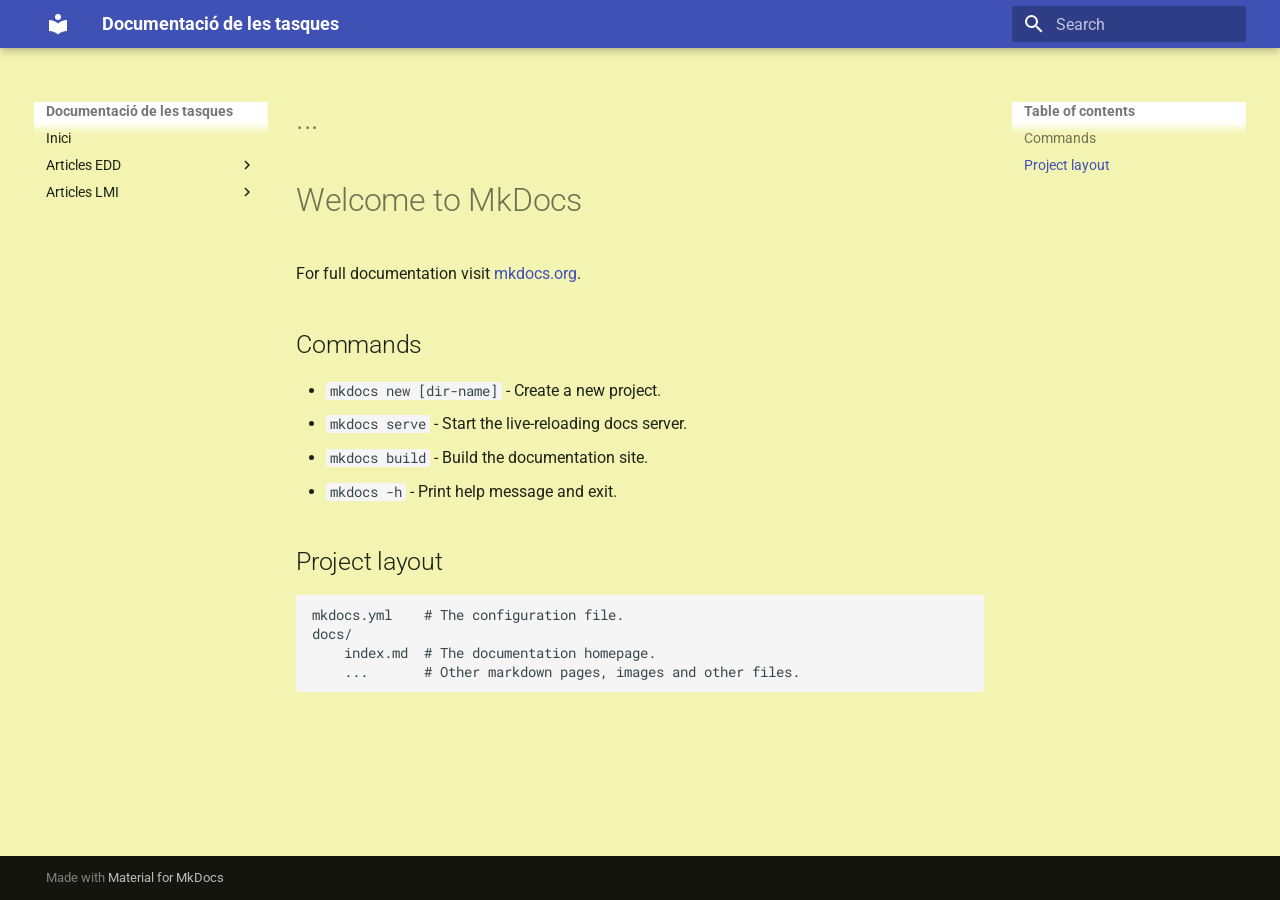
<file: lmi/docs/index.html>
<!doctype html>
<html lang="en" class="no-js">
  <head>
    
      <meta charset="utf-8">
      <meta name="viewport" content="width=device-width,initial-scale=1">
      
      
      
      
      
      
        
      
      
      <link rel="icon" href="../../assets/images/favicon.png">
      <meta name="generator" content="mkdocs-1.6.1, mkdocs-material-9.7.0">
    
    
      
        <title>Welcome to MkDocs - Documentació de les tasques</title>
      
    
    
      <link rel="stylesheet" href="../../assets/stylesheets/main.618322db.min.css">
      
      


    
    
      
    
    
      
        
        
        <link rel="preconnect" href="https://fonts.gstatic.com" crossorigin>
        <link rel="stylesheet" href="https://fonts.googleapis.com/css?family=Roboto:300,300i,400,400i,700,700i%7CRoboto+Mono:400,400i,700,700i&display=fallback">
        <style>:root{--md-text-font:"Roboto";--md-code-font:"Roboto Mono"}</style>
      
    
    
      <link rel="stylesheet" href="../../overrides/extra.css">
    
    <script>__md_scope=new URL("../..",location),__md_hash=e=>[...e].reduce(((e,_)=>(e<<5)-e+_.charCodeAt(0)),0),__md_get=(e,_=localStorage,t=__md_scope)=>JSON.parse(_.getItem(t.pathname+"."+e)),__md_set=(e,_,t=localStorage,a=__md_scope)=>{try{t.setItem(a.pathname+"."+e,JSON.stringify(_))}catch(e){}}</script>
    
      

    
    
  </head>
  
  
    <body dir="ltr">
  
    
    <input class="md-toggle" data-md-toggle="drawer" type="checkbox" id="__drawer" autocomplete="off">
    <input class="md-toggle" data-md-toggle="search" type="checkbox" id="__search" autocomplete="off">
    <label class="md-overlay" for="__drawer"></label>
    <div data-md-component="skip">
      
        
        <a href="#welcome-to-mkdocs" class="md-skip">
          Skip to content
        </a>
      
    </div>
    <div data-md-component="announce">
      
    </div>
    
    
      

  

<header class="md-header md-header--shadow" data-md-component="header">
  <nav class="md-header__inner md-grid" aria-label="Header">
    <a href="../.." title="Documentació de les tasques" class="md-header__button md-logo" aria-label="Documentació de les tasques" data-md-component="logo">
      
  
  <svg xmlns="http://www.w3.org/2000/svg" viewBox="0 0 24 24"><path d="M12 8a3 3 0 0 0 3-3 3 3 0 0 0-3-3 3 3 0 0 0-3 3 3 3 0 0 0 3 3m0 3.54C9.64 9.35 6.5 8 3 8v11c3.5 0 6.64 1.35 9 3.54 2.36-2.19 5.5-3.54 9-3.54V8c-3.5 0-6.64 1.35-9 3.54"/></svg>

    </a>
    <label class="md-header__button md-icon" for="__drawer">
      
      <svg xmlns="http://www.w3.org/2000/svg" viewBox="0 0 24 24"><path d="M3 6h18v2H3zm0 5h18v2H3zm0 5h18v2H3z"/></svg>
    </label>
    <div class="md-header__title" data-md-component="header-title">
      <div class="md-header__ellipsis">
        <div class="md-header__topic">
          <span class="md-ellipsis">
            Documentació de les tasques
          </span>
        </div>
        <div class="md-header__topic" data-md-component="header-topic">
          <span class="md-ellipsis">
            
              Welcome to MkDocs
            
          </span>
        </div>
      </div>
    </div>
    
    
      <script>var palette=__md_get("__palette");if(palette&&palette.color){if("(prefers-color-scheme)"===palette.color.media){var media=matchMedia("(prefers-color-scheme: light)"),input=document.querySelector(media.matches?"[data-md-color-media='(prefers-color-scheme: light)']":"[data-md-color-media='(prefers-color-scheme: dark)']");palette.color.media=input.getAttribute("data-md-color-media"),palette.color.scheme=input.getAttribute("data-md-color-scheme"),palette.color.primary=input.getAttribute("data-md-color-primary"),palette.color.accent=input.getAttribute("data-md-color-accent")}for(var[key,value]of Object.entries(palette.color))document.body.setAttribute("data-md-color-"+key,value)}</script>
    
    
    
      
      
        <label class="md-header__button md-icon" for="__search">
          
          <svg xmlns="http://www.w3.org/2000/svg" viewBox="0 0 24 24"><path d="M9.5 3A6.5 6.5 0 0 1 16 9.5c0 1.61-.59 3.09-1.56 4.23l.27.27h.79l5 5-1.5 1.5-5-5v-.79l-.27-.27A6.52 6.52 0 0 1 9.5 16 6.5 6.5 0 0 1 3 9.5 6.5 6.5 0 0 1 9.5 3m0 2C7 5 5 7 5 9.5S7 14 9.5 14 14 12 14 9.5 12 5 9.5 5"/></svg>
        </label>
        <div class="md-search" data-md-component="search" role="dialog">
  <label class="md-search__overlay" for="__search"></label>
  <div class="md-search__inner" role="search">
    <form class="md-search__form" name="search">
      <input type="text" class="md-search__input" name="query" aria-label="Search" placeholder="Search" autocapitalize="off" autocorrect="off" autocomplete="off" spellcheck="false" data-md-component="search-query" required>
      <label class="md-search__icon md-icon" for="__search">
        
        <svg xmlns="http://www.w3.org/2000/svg" viewBox="0 0 24 24"><path d="M9.5 3A6.5 6.5 0 0 1 16 9.5c0 1.61-.59 3.09-1.56 4.23l.27.27h.79l5 5-1.5 1.5-5-5v-.79l-.27-.27A6.52 6.52 0 0 1 9.5 16 6.5 6.5 0 0 1 3 9.5 6.5 6.5 0 0 1 9.5 3m0 2C7 5 5 7 5 9.5S7 14 9.5 14 14 12 14 9.5 12 5 9.5 5"/></svg>
        
        <svg xmlns="http://www.w3.org/2000/svg" viewBox="0 0 24 24"><path d="M20 11v2H8l5.5 5.5-1.42 1.42L4.16 12l7.92-7.92L13.5 5.5 8 11z"/></svg>
      </label>
      <nav class="md-search__options" aria-label="Search">
        
        <button type="reset" class="md-search__icon md-icon" title="Clear" aria-label="Clear" tabindex="-1">
          
          <svg xmlns="http://www.w3.org/2000/svg" viewBox="0 0 24 24"><path d="M19 6.41 17.59 5 12 10.59 6.41 5 5 6.41 10.59 12 5 17.59 6.41 19 12 13.41 17.59 19 19 17.59 13.41 12z"/></svg>
        </button>
      </nav>
      
    </form>
    <div class="md-search__output">
      <div class="md-search__scrollwrap" tabindex="0" data-md-scrollfix>
        <div class="md-search-result" data-md-component="search-result">
          <div class="md-search-result__meta">
            Initializing search
          </div>
          <ol class="md-search-result__list" role="presentation"></ol>
        </div>
      </div>
    </div>
  </div>
</div>
      
    
    
  </nav>
  
</header>
    
    <div class="md-container" data-md-component="container">
      
      
        
          
        
      
      <main class="md-main" data-md-component="main">
        <div class="md-main__inner md-grid">
          
            
              
              <div class="md-sidebar md-sidebar--primary" data-md-component="sidebar" data-md-type="navigation" >
                <div class="md-sidebar__scrollwrap">
                  <div class="md-sidebar__inner">
                    



<nav class="md-nav md-nav--primary" aria-label="Navigation" data-md-level="0">
  <label class="md-nav__title" for="__drawer">
    <a href="../.." title="Documentació de les tasques" class="md-nav__button md-logo" aria-label="Documentació de les tasques" data-md-component="logo">
      
  
  <svg xmlns="http://www.w3.org/2000/svg" viewBox="0 0 24 24"><path d="M12 8a3 3 0 0 0 3-3 3 3 0 0 0-3-3 3 3 0 0 0-3 3 3 3 0 0 0 3 3m0 3.54C9.64 9.35 6.5 8 3 8v11c3.5 0 6.64 1.35 9 3.54 2.36-2.19 5.5-3.54 9-3.54V8c-3.5 0-6.64 1.35-9 3.54"/></svg>

    </a>
    Documentació de les tasques
  </label>
  
  <ul class="md-nav__list" data-md-scrollfix>
    
      
      
  
  
  
  
    <li class="md-nav__item">
      <a href="../.." class="md-nav__link">
        
  
  
  <span class="md-ellipsis">
    
  
    Inici
  

    
  </span>
  
  

      </a>
    </li>
  

    
      
      
  
  
  
  
    
    
    
    
    
    <li class="md-nav__item md-nav__item--nested">
      
        
        
        <input class="md-nav__toggle md-toggle " type="checkbox" id="__nav_2" >
        
          
          <label class="md-nav__link" for="__nav_2" id="__nav_2_label" tabindex="0">
            
  
  
  <span class="md-ellipsis">
    
  
    Articles EDD
  

    
  </span>
  
  

            <span class="md-nav__icon md-icon"></span>
          </label>
        
        <nav class="md-nav" data-md-level="1" aria-labelledby="__nav_2_label" aria-expanded="false">
          <label class="md-nav__title" for="__nav_2">
            <span class="md-nav__icon md-icon"></span>
            
  
    Articles EDD
  

          </label>
          <ul class="md-nav__list" data-md-scrollfix>
            
              
                
  
  
  
  
    <li class="md-nav__item">
      <a href="../../edd/document_1/" class="md-nav__link">
        
  
  
  <span class="md-ellipsis">
    
  
    Article 1
  

    
  </span>
  
  

      </a>
    </li>
  

              
            
              
                
  
  
  
  
    <li class="md-nav__item">
      <a href="../../edd/document_2/" class="md-nav__link">
        
  
  
  <span class="md-ellipsis">
    
  
    Article 2
  

    
  </span>
  
  

      </a>
    </li>
  

              
            
              
                
  
  
  
  
    <li class="md-nav__item">
      <a href="../../edd/document_3/" class="md-nav__link">
        
  
  
  <span class="md-ellipsis">
    
  
    Article 3
  

    
  </span>
  
  

      </a>
    </li>
  

              
            
              
                
  
  
  
  
    <li class="md-nav__item">
      <a href="../../edd/document_4/" class="md-nav__link">
        
  
  
  <span class="md-ellipsis">
    
  
    Article 4
  

    
  </span>
  
  

      </a>
    </li>
  

              
            
              
                
  
  
  
  
    <li class="md-nav__item">
      <a href="../../edd/document_5/" class="md-nav__link">
        
  
  
  <span class="md-ellipsis">
    
  
    Article 5
  

    
  </span>
  
  

      </a>
    </li>
  

              
            
              
                
  
  
  
  
    <li class="md-nav__item">
      <a href="../../edd/document_7/" class="md-nav__link">
        
  
  
  <span class="md-ellipsis">
    
  
    Article 6
  

    
  </span>
  
  

      </a>
    </li>
  

              
            
          </ul>
        </nav>
      
    </li>
  

    
      
      
  
  
  
  
    
    
    
    
    
    <li class="md-nav__item md-nav__item--nested">
      
        
        
        <input class="md-nav__toggle md-toggle " type="checkbox" id="__nav_3" >
        
          
          <label class="md-nav__link" for="__nav_3" id="__nav_3_label" tabindex="0">
            
  
  
  <span class="md-ellipsis">
    
  
    Articles LMI
  

    
  </span>
  
  

            <span class="md-nav__icon md-icon"></span>
          </label>
        
        <nav class="md-nav" data-md-level="1" aria-labelledby="__nav_3_label" aria-expanded="false">
          <label class="md-nav__title" for="__nav_3">
            <span class="md-nav__icon md-icon"></span>
            
  
    Articles LMI
  

          </label>
          <ul class="md-nav__list" data-md-scrollfix>
            
              
                
  
  
  
  
    <li class="md-nav__item">
      <a href="../document_1/" class="md-nav__link">
        
  
  
  <span class="md-ellipsis">
    
  
    Article 1
  

    
  </span>
  
  

      </a>
    </li>
  

              
            
          </ul>
        </nav>
      
    </li>
  

    
  </ul>
</nav>
                  </div>
                </div>
              </div>
            
            
              
              <div class="md-sidebar md-sidebar--secondary" data-md-component="sidebar" data-md-type="toc" >
                <div class="md-sidebar__scrollwrap">
                  <div class="md-sidebar__inner">
                    

<nav class="md-nav md-nav--secondary" aria-label="Table of contents">
  
  
  
    
  
  
    <label class="md-nav__title" for="__toc">
      <span class="md-nav__icon md-icon"></span>
      Table of contents
    </label>
    <ul class="md-nav__list" data-md-component="toc" data-md-scrollfix>
      
        <li class="md-nav__item">
  <a href="#commands" class="md-nav__link">
    <span class="md-ellipsis">
      
        Commands
      
    </span>
  </a>
  
</li>
      
        <li class="md-nav__item">
  <a href="#project-layout" class="md-nav__link">
    <span class="md-ellipsis">
      
        Project layout
      
    </span>
  </a>
  
</li>
      
    </ul>
  
</nav>
                  </div>
                </div>
              </div>
            
          
          
            <div class="md-content" data-md-component="content">
              
              <article class="md-content__inner md-typeset">
                
<div class="custom-header"><h1>...</h1></div>

                  



<h1 id="welcome-to-mkdocs">Welcome to MkDocs</h1>
<p>For full documentation visit <a href="https://www.mkdocs.org">mkdocs.org</a>.</p>
<h2 id="commands">Commands</h2>
<ul>
<li><code>mkdocs new [dir-name]</code> - Create a new project.</li>
<li><code>mkdocs serve</code> - Start the live-reloading docs server.</li>
<li><code>mkdocs build</code> - Build the documentation site.</li>
<li><code>mkdocs -h</code> - Print help message and exit.</li>
</ul>
<h2 id="project-layout">Project layout</h2>
<pre><code>mkdocs.yml    # The configuration file.
docs/
    index.md  # The documentation homepage.
    ...       # Other markdown pages, images and other files.
</code></pre>












                

              </article>
            </div>
          
          
<script>var target=document.getElementById(location.hash.slice(1));target&&target.name&&(target.checked=target.name.startsWith("__tabbed_"))</script>
        </div>
        
      </main>
      
        <footer class="md-footer">
  
  <div class="md-footer-meta md-typeset">
    <div class="md-footer-meta__inner md-grid">
      <div class="md-copyright">
  
  
    Made with
    <a href="https://squidfunk.github.io/mkdocs-material/" target="_blank" rel="noopener">
      Material for MkDocs
    </a>
  
</div>
      
    </div>
  </div>
</footer>
      
    </div>
    <div class="md-dialog" data-md-component="dialog">
      <div class="md-dialog__inner md-typeset"></div>
    </div>
    
    
    
      
      
      <script id="__config" type="application/json">{"annotate": null, "base": "../..", "features": [], "search": "../../assets/javascripts/workers/search.7a47a382.min.js", "tags": null, "translations": {"clipboard.copied": "Copied to clipboard", "clipboard.copy": "Copy to clipboard", "search.result.more.one": "1 more on this page", "search.result.more.other": "# more on this page", "search.result.none": "No matching documents", "search.result.one": "1 matching document", "search.result.other": "# matching documents", "search.result.placeholder": "Type to start searching", "search.result.term.missing": "Missing", "select.version": "Select version"}, "version": null}</script>
    
    
      <script src="../../assets/javascripts/bundle.e71a0d61.min.js"></script>
      
    
  </body>
</html>
</file>
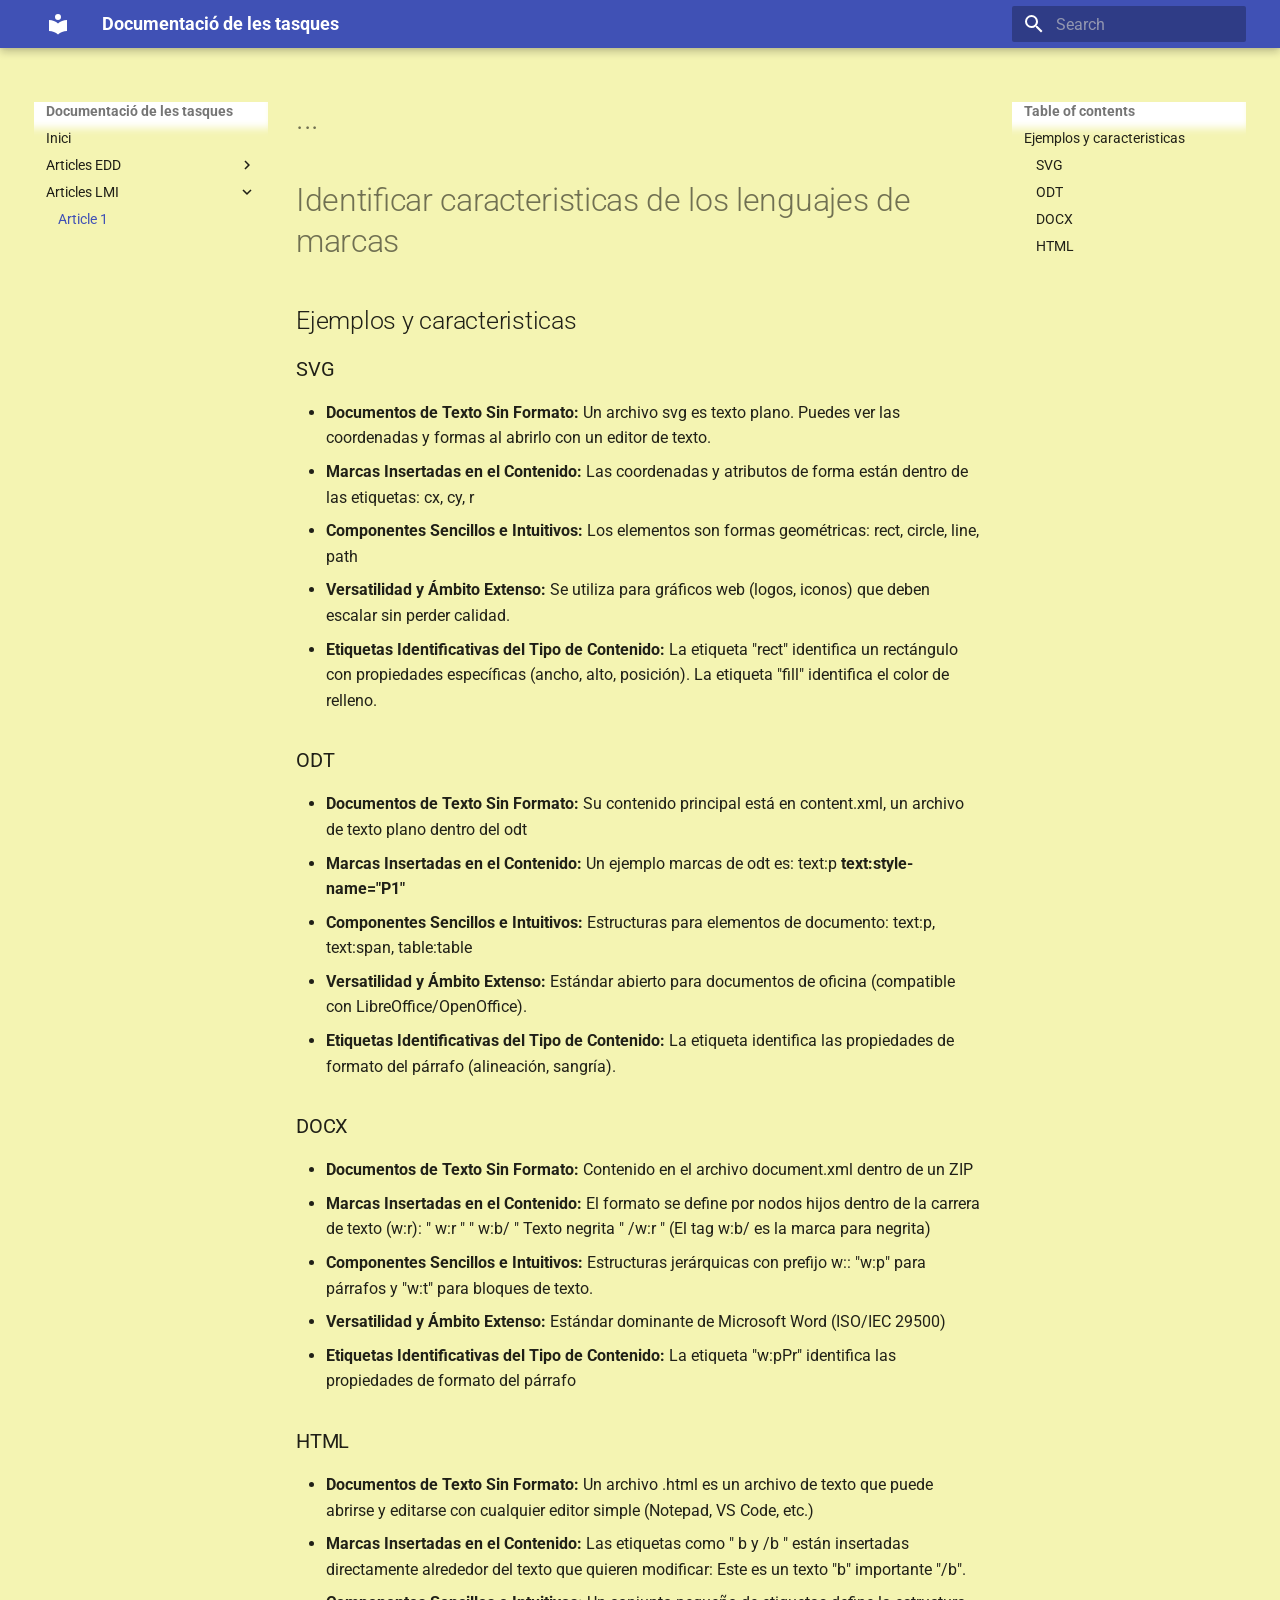
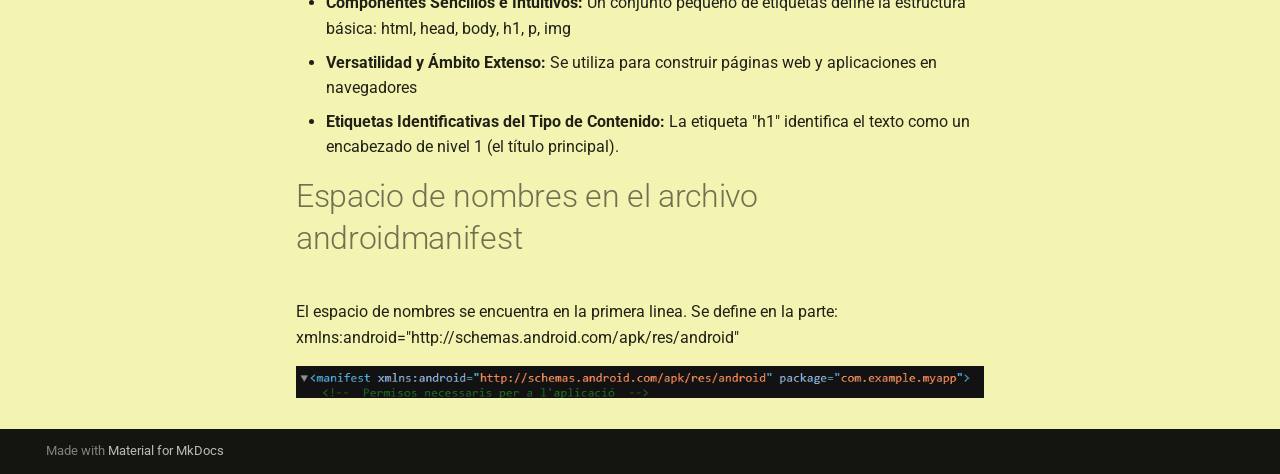
<file: lmi/document_1/index.html>
<!doctype html>
<html lang="en" class="no-js">
  <head>
    
      <meta charset="utf-8">
      <meta name="viewport" content="width=device-width,initial-scale=1">
      
      
      
      
        <link rel="prev" href="../../edd/document_7/">
      
      
      
        
      
      
      <link rel="icon" href="../../assets/images/favicon.png">
      <meta name="generator" content="mkdocs-1.6.1, mkdocs-material-9.7.0">
    
    
      
        <title>Article 1 - Documentació de les tasques</title>
      
    
    
      <link rel="stylesheet" href="../../assets/stylesheets/main.618322db.min.css">
      
      


    
    
      
    
    
      
        
        
        <link rel="preconnect" href="https://fonts.gstatic.com" crossorigin>
        <link rel="stylesheet" href="https://fonts.googleapis.com/css?family=Roboto:300,300i,400,400i,700,700i%7CRoboto+Mono:400,400i,700,700i&display=fallback">
        <style>:root{--md-text-font:"Roboto";--md-code-font:"Roboto Mono"}</style>
      
    
    
      <link rel="stylesheet" href="../../overrides/extra.css">
    
    <script>__md_scope=new URL("../..",location),__md_hash=e=>[...e].reduce(((e,_)=>(e<<5)-e+_.charCodeAt(0)),0),__md_get=(e,_=localStorage,t=__md_scope)=>JSON.parse(_.getItem(t.pathname+"."+e)),__md_set=(e,_,t=localStorage,a=__md_scope)=>{try{t.setItem(a.pathname+"."+e,JSON.stringify(_))}catch(e){}}</script>
    
      

    
    
  </head>
  
  
    <body dir="ltr">
  
    
    <input class="md-toggle" data-md-toggle="drawer" type="checkbox" id="__drawer" autocomplete="off">
    <input class="md-toggle" data-md-toggle="search" type="checkbox" id="__search" autocomplete="off">
    <label class="md-overlay" for="__drawer"></label>
    <div data-md-component="skip">
      
        
        <a href="#identificar-caracteristicas-de-los-lenguajes-de-marcas" class="md-skip">
          Skip to content
        </a>
      
    </div>
    <div data-md-component="announce">
      
    </div>
    
    
      

  

<header class="md-header md-header--shadow" data-md-component="header">
  <nav class="md-header__inner md-grid" aria-label="Header">
    <a href="../.." title="Documentació de les tasques" class="md-header__button md-logo" aria-label="Documentació de les tasques" data-md-component="logo">
      
  
  <svg xmlns="http://www.w3.org/2000/svg" viewBox="0 0 24 24"><path d="M12 8a3 3 0 0 0 3-3 3 3 0 0 0-3-3 3 3 0 0 0-3 3 3 3 0 0 0 3 3m0 3.54C9.64 9.35 6.5 8 3 8v11c3.5 0 6.64 1.35 9 3.54 2.36-2.19 5.5-3.54 9-3.54V8c-3.5 0-6.64 1.35-9 3.54"/></svg>

    </a>
    <label class="md-header__button md-icon" for="__drawer">
      
      <svg xmlns="http://www.w3.org/2000/svg" viewBox="0 0 24 24"><path d="M3 6h18v2H3zm0 5h18v2H3zm0 5h18v2H3z"/></svg>
    </label>
    <div class="md-header__title" data-md-component="header-title">
      <div class="md-header__ellipsis">
        <div class="md-header__topic">
          <span class="md-ellipsis">
            Documentació de les tasques
          </span>
        </div>
        <div class="md-header__topic" data-md-component="header-topic">
          <span class="md-ellipsis">
            
              Article 1
            
          </span>
        </div>
      </div>
    </div>
    
    
      <script>var palette=__md_get("__palette");if(palette&&palette.color){if("(prefers-color-scheme)"===palette.color.media){var media=matchMedia("(prefers-color-scheme: light)"),input=document.querySelector(media.matches?"[data-md-color-media='(prefers-color-scheme: light)']":"[data-md-color-media='(prefers-color-scheme: dark)']");palette.color.media=input.getAttribute("data-md-color-media"),palette.color.scheme=input.getAttribute("data-md-color-scheme"),palette.color.primary=input.getAttribute("data-md-color-primary"),palette.color.accent=input.getAttribute("data-md-color-accent")}for(var[key,value]of Object.entries(palette.color))document.body.setAttribute("data-md-color-"+key,value)}</script>
    
    
    
      
      
        <label class="md-header__button md-icon" for="__search">
          
          <svg xmlns="http://www.w3.org/2000/svg" viewBox="0 0 24 24"><path d="M9.5 3A6.5 6.5 0 0 1 16 9.5c0 1.61-.59 3.09-1.56 4.23l.27.27h.79l5 5-1.5 1.5-5-5v-.79l-.27-.27A6.52 6.52 0 0 1 9.5 16 6.5 6.5 0 0 1 3 9.5 6.5 6.5 0 0 1 9.5 3m0 2C7 5 5 7 5 9.5S7 14 9.5 14 14 12 14 9.5 12 5 9.5 5"/></svg>
        </label>
        <div class="md-search" data-md-component="search" role="dialog">
  <label class="md-search__overlay" for="__search"></label>
  <div class="md-search__inner" role="search">
    <form class="md-search__form" name="search">
      <input type="text" class="md-search__input" name="query" aria-label="Search" placeholder="Search" autocapitalize="off" autocorrect="off" autocomplete="off" spellcheck="false" data-md-component="search-query" required>
      <label class="md-search__icon md-icon" for="__search">
        
        <svg xmlns="http://www.w3.org/2000/svg" viewBox="0 0 24 24"><path d="M9.5 3A6.5 6.5 0 0 1 16 9.5c0 1.61-.59 3.09-1.56 4.23l.27.27h.79l5 5-1.5 1.5-5-5v-.79l-.27-.27A6.52 6.52 0 0 1 9.5 16 6.5 6.5 0 0 1 3 9.5 6.5 6.5 0 0 1 9.5 3m0 2C7 5 5 7 5 9.5S7 14 9.5 14 14 12 14 9.5 12 5 9.5 5"/></svg>
        
        <svg xmlns="http://www.w3.org/2000/svg" viewBox="0 0 24 24"><path d="M20 11v2H8l5.5 5.5-1.42 1.42L4.16 12l7.92-7.92L13.5 5.5 8 11z"/></svg>
      </label>
      <nav class="md-search__options" aria-label="Search">
        
        <button type="reset" class="md-search__icon md-icon" title="Clear" aria-label="Clear" tabindex="-1">
          
          <svg xmlns="http://www.w3.org/2000/svg" viewBox="0 0 24 24"><path d="M19 6.41 17.59 5 12 10.59 6.41 5 5 6.41 10.59 12 5 17.59 6.41 19 12 13.41 17.59 19 19 17.59 13.41 12z"/></svg>
        </button>
      </nav>
      
    </form>
    <div class="md-search__output">
      <div class="md-search__scrollwrap" tabindex="0" data-md-scrollfix>
        <div class="md-search-result" data-md-component="search-result">
          <div class="md-search-result__meta">
            Initializing search
          </div>
          <ol class="md-search-result__list" role="presentation"></ol>
        </div>
      </div>
    </div>
  </div>
</div>
      
    
    
  </nav>
  
</header>
    
    <div class="md-container" data-md-component="container">
      
      
        
          
        
      
      <main class="md-main" data-md-component="main">
        <div class="md-main__inner md-grid">
          
            
              
              <div class="md-sidebar md-sidebar--primary" data-md-component="sidebar" data-md-type="navigation" >
                <div class="md-sidebar__scrollwrap">
                  <div class="md-sidebar__inner">
                    



<nav class="md-nav md-nav--primary" aria-label="Navigation" data-md-level="0">
  <label class="md-nav__title" for="__drawer">
    <a href="../.." title="Documentació de les tasques" class="md-nav__button md-logo" aria-label="Documentació de les tasques" data-md-component="logo">
      
  
  <svg xmlns="http://www.w3.org/2000/svg" viewBox="0 0 24 24"><path d="M12 8a3 3 0 0 0 3-3 3 3 0 0 0-3-3 3 3 0 0 0-3 3 3 3 0 0 0 3 3m0 3.54C9.64 9.35 6.5 8 3 8v11c3.5 0 6.64 1.35 9 3.54 2.36-2.19 5.5-3.54 9-3.54V8c-3.5 0-6.64 1.35-9 3.54"/></svg>

    </a>
    Documentació de les tasques
  </label>
  
  <ul class="md-nav__list" data-md-scrollfix>
    
      
      
  
  
  
  
    <li class="md-nav__item">
      <a href="../.." class="md-nav__link">
        
  
  
  <span class="md-ellipsis">
    
  
    Inici
  

    
  </span>
  
  

      </a>
    </li>
  

    
      
      
  
  
  
  
    
    
    
    
    
    <li class="md-nav__item md-nav__item--nested">
      
        
        
        <input class="md-nav__toggle md-toggle " type="checkbox" id="__nav_2" >
        
          
          <label class="md-nav__link" for="__nav_2" id="__nav_2_label" tabindex="0">
            
  
  
  <span class="md-ellipsis">
    
  
    Articles EDD
  

    
  </span>
  
  

            <span class="md-nav__icon md-icon"></span>
          </label>
        
        <nav class="md-nav" data-md-level="1" aria-labelledby="__nav_2_label" aria-expanded="false">
          <label class="md-nav__title" for="__nav_2">
            <span class="md-nav__icon md-icon"></span>
            
  
    Articles EDD
  

          </label>
          <ul class="md-nav__list" data-md-scrollfix>
            
              
                
  
  
  
  
    <li class="md-nav__item">
      <a href="../../edd/document_1/" class="md-nav__link">
        
  
  
  <span class="md-ellipsis">
    
  
    Article 1
  

    
  </span>
  
  

      </a>
    </li>
  

              
            
              
                
  
  
  
  
    <li class="md-nav__item">
      <a href="../../edd/document_2/" class="md-nav__link">
        
  
  
  <span class="md-ellipsis">
    
  
    Article 2
  

    
  </span>
  
  

      </a>
    </li>
  

              
            
              
                
  
  
  
  
    <li class="md-nav__item">
      <a href="../../edd/document_3/" class="md-nav__link">
        
  
  
  <span class="md-ellipsis">
    
  
    Article 3
  

    
  </span>
  
  

      </a>
    </li>
  

              
            
              
                
  
  
  
  
    <li class="md-nav__item">
      <a href="../../edd/document_4/" class="md-nav__link">
        
  
  
  <span class="md-ellipsis">
    
  
    Article 4
  

    
  </span>
  
  

      </a>
    </li>
  

              
            
              
                
  
  
  
  
    <li class="md-nav__item">
      <a href="../../edd/document_5/" class="md-nav__link">
        
  
  
  <span class="md-ellipsis">
    
  
    Article 5
  

    
  </span>
  
  

      </a>
    </li>
  

              
            
              
                
  
  
  
  
    <li class="md-nav__item">
      <a href="../../edd/document_7/" class="md-nav__link">
        
  
  
  <span class="md-ellipsis">
    
  
    Article 6
  

    
  </span>
  
  

      </a>
    </li>
  

              
            
          </ul>
        </nav>
      
    </li>
  

    
      
      
  
  
    
  
  
  
    
    
    
    
    
    <li class="md-nav__item md-nav__item--active md-nav__item--nested">
      
        
        
        <input class="md-nav__toggle md-toggle " type="checkbox" id="__nav_3" checked>
        
          
          <label class="md-nav__link" for="__nav_3" id="__nav_3_label" tabindex="0">
            
  
  
  <span class="md-ellipsis">
    
  
    Articles LMI
  

    
  </span>
  
  

            <span class="md-nav__icon md-icon"></span>
          </label>
        
        <nav class="md-nav" data-md-level="1" aria-labelledby="__nav_3_label" aria-expanded="true">
          <label class="md-nav__title" for="__nav_3">
            <span class="md-nav__icon md-icon"></span>
            
  
    Articles LMI
  

          </label>
          <ul class="md-nav__list" data-md-scrollfix>
            
              
                
  
  
    
  
  
  
    <li class="md-nav__item md-nav__item--active">
      
      <input class="md-nav__toggle md-toggle" type="checkbox" id="__toc">
      
      
        
      
      
        <label class="md-nav__link md-nav__link--active" for="__toc">
          
  
  
  <span class="md-ellipsis">
    
  
    Article 1
  

    
  </span>
  
  

          <span class="md-nav__icon md-icon"></span>
        </label>
      
      <a href="./" class="md-nav__link md-nav__link--active">
        
  
  
  <span class="md-ellipsis">
    
  
    Article 1
  

    
  </span>
  
  

      </a>
      
        

<nav class="md-nav md-nav--secondary" aria-label="Table of contents">
  
  
  
    
  
  
    <label class="md-nav__title" for="__toc">
      <span class="md-nav__icon md-icon"></span>
      Table of contents
    </label>
    <ul class="md-nav__list" data-md-component="toc" data-md-scrollfix>
      
        <li class="md-nav__item">
  <a href="#ejemplos-y-caracteristicas" class="md-nav__link">
    <span class="md-ellipsis">
      
        Ejemplos y caracteristicas
      
    </span>
  </a>
  
    <nav class="md-nav" aria-label="Ejemplos y caracteristicas">
      <ul class="md-nav__list">
        
          <li class="md-nav__item">
  <a href="#svg" class="md-nav__link">
    <span class="md-ellipsis">
      
        SVG
      
    </span>
  </a>
  
</li>
        
          <li class="md-nav__item">
  <a href="#odt" class="md-nav__link">
    <span class="md-ellipsis">
      
        ODT
      
    </span>
  </a>
  
</li>
        
          <li class="md-nav__item">
  <a href="#docx" class="md-nav__link">
    <span class="md-ellipsis">
      
        DOCX
      
    </span>
  </a>
  
</li>
        
          <li class="md-nav__item">
  <a href="#html" class="md-nav__link">
    <span class="md-ellipsis">
      
        HTML
      
    </span>
  </a>
  
</li>
        
      </ul>
    </nav>
  
</li>
      
    </ul>
  
</nav>
      
    </li>
  

              
            
          </ul>
        </nav>
      
    </li>
  

    
  </ul>
</nav>
                  </div>
                </div>
              </div>
            
            
              
              <div class="md-sidebar md-sidebar--secondary" data-md-component="sidebar" data-md-type="toc" >
                <div class="md-sidebar__scrollwrap">
                  <div class="md-sidebar__inner">
                    

<nav class="md-nav md-nav--secondary" aria-label="Table of contents">
  
  
  
    
  
  
    <label class="md-nav__title" for="__toc">
      <span class="md-nav__icon md-icon"></span>
      Table of contents
    </label>
    <ul class="md-nav__list" data-md-component="toc" data-md-scrollfix>
      
        <li class="md-nav__item">
  <a href="#ejemplos-y-caracteristicas" class="md-nav__link">
    <span class="md-ellipsis">
      
        Ejemplos y caracteristicas
      
    </span>
  </a>
  
    <nav class="md-nav" aria-label="Ejemplos y caracteristicas">
      <ul class="md-nav__list">
        
          <li class="md-nav__item">
  <a href="#svg" class="md-nav__link">
    <span class="md-ellipsis">
      
        SVG
      
    </span>
  </a>
  
</li>
        
          <li class="md-nav__item">
  <a href="#odt" class="md-nav__link">
    <span class="md-ellipsis">
      
        ODT
      
    </span>
  </a>
  
</li>
        
          <li class="md-nav__item">
  <a href="#docx" class="md-nav__link">
    <span class="md-ellipsis">
      
        DOCX
      
    </span>
  </a>
  
</li>
        
          <li class="md-nav__item">
  <a href="#html" class="md-nav__link">
    <span class="md-ellipsis">
      
        HTML
      
    </span>
  </a>
  
</li>
        
      </ul>
    </nav>
  
</li>
      
    </ul>
  
</nav>
                  </div>
                </div>
              </div>
            
          
          
            <div class="md-content" data-md-component="content">
              
              <article class="md-content__inner md-typeset">
                
<div class="custom-header"><h1>...</h1></div>

                  



<h1 id="identificar-caracteristicas-de-los-lenguajes-de-marcas">Identificar caracteristicas de los lenguajes de marcas</h1>
<h2 id="ejemplos-y-caracteristicas">Ejemplos y caracteristicas</h2>
<h3 id="svg">SVG</h3>
<ul>
<li><strong>Documentos de Texto Sin Formato:</strong>  Un archivo svg es texto plano. Puedes ver las coordenadas y formas al abrirlo con un editor de texto.</li>
<li><strong>Marcas Insertadas en el Contenido:</strong> Las coordenadas y atributos de forma están dentro de las etiquetas: cx, cy, r </li>
<li><strong>Componentes Sencillos e Intuitivos:</strong> Los elementos son formas geométricas: rect, circle, line, path</li>
<li><strong>Versatilidad y Ámbito Extenso:</strong> Se utiliza para gráficos web (logos, iconos) que deben escalar sin perder calidad.</li>
<li><strong>Etiquetas Identificativas del Tipo de Contenido:</strong> La etiqueta "rect" identifica un rectángulo con propiedades específicas (ancho, alto, posición). La etiqueta "fill" identifica el color de relleno.</li>
</ul>
<h3 id="odt">ODT</h3>
<ul>
<li><strong>Documentos de Texto Sin Formato:</strong> Su contenido principal está en content.xml, un archivo de texto plano dentro del odt </li>
<li><strong>Marcas Insertadas en el Contenido:</strong> Un ejemplo marcas de odt es: text:p <strong>text:style-name="P1"</strong></li>
<li><strong>Componentes Sencillos e Intuitivos:</strong> Estructuras para elementos de documento: text:p, text:span, table:table</li>
<li><strong>Versatilidad y Ámbito Extenso:</strong> Estándar abierto para documentos de oficina (compatible con LibreOffice/OpenOffice).</li>
<li><strong>Etiquetas Identificativas del Tipo de Contenido:</strong> La etiqueta <style:paragraph-properties> identifica las propiedades de formato del párrafo (alineación, sangría).</li>
</ul>
<h3 id="docx">DOCX</h3>
<ul>
<li><strong>Documentos de Texto Sin Formato:</strong> Contenido en el archivo document.xml dentro de un ZIP</li>
<li><strong>Marcas Insertadas en el Contenido:</strong> El formato se define por nodos hijos dentro de la carrera de texto (w:r): " w:r " " w:b/ " Texto negrita " /w:r " (El tag w:b/ es la marca para negrita)</li>
<li><strong>Componentes Sencillos e Intuitivos:</strong> Estructuras jerárquicas con prefijo w:: "w:p" para párrafos y "w:t" para bloques de texto.</li>
<li><strong>Versatilidad y Ámbito Extenso:</strong> Estándar dominante de Microsoft Word (ISO/IEC 29500)</li>
<li><strong>Etiquetas Identificativas del Tipo de Contenido:</strong> La etiqueta  "w:pPr" identifica las propiedades de formato del párrafo </li>
</ul>
<h3 id="html">HTML</h3>
<ul>
<li><strong>Documentos de Texto Sin Formato:</strong> Un archivo .html es un archivo de texto que puede abrirse y editarse con cualquier editor simple (Notepad, VS Code, etc.)</li>
<li><strong>Marcas Insertadas en el Contenido:</strong> Las etiquetas como " b y /b " están insertadas directamente alrededor del texto que quieren modificar: Este es un texto "b" importante "/b".</li>
<li><strong>Componentes Sencillos e Intuitivos:</strong> Un conjunto pequeño de etiquetas define la estructura básica: html, head, body, h1, p, img</li>
<li><strong>Versatilidad y Ámbito Extenso:</strong> Se utiliza para construir páginas web y aplicaciones en navegadores</li>
<li><strong>Etiquetas Identificativas del Tipo de Contenido:</strong> La etiqueta "h1" identifica el texto como un encabezado de nivel 1 (el título principal).</li>
</ul>
<h1 id="espacio-de-nombres-en-el-archivo-androidmanifest">Espacio de nombres en el archivo androidmanifest</h1>
<p>El espacio de nombres se encuentra en la primera linea. Se define en la parte: xmlns:android="http://schemas.android.com/apk/res/android"</p>
<p><img alt="Foto de la ubicacion del espacio de nombres" src="../android.png" /></p>












                

              </article>
            </div>
          
          
<script>var target=document.getElementById(location.hash.slice(1));target&&target.name&&(target.checked=target.name.startsWith("__tabbed_"))</script>
        </div>
        
      </main>
      
        <footer class="md-footer">
  
  <div class="md-footer-meta md-typeset">
    <div class="md-footer-meta__inner md-grid">
      <div class="md-copyright">
  
  
    Made with
    <a href="https://squidfunk.github.io/mkdocs-material/" target="_blank" rel="noopener">
      Material for MkDocs
    </a>
  
</div>
      
    </div>
  </div>
</footer>
      
    </div>
    <div class="md-dialog" data-md-component="dialog">
      <div class="md-dialog__inner md-typeset"></div>
    </div>
    
    
    
      
      
      <script id="__config" type="application/json">{"annotate": null, "base": "../..", "features": [], "search": "../../assets/javascripts/workers/search.7a47a382.min.js", "tags": null, "translations": {"clipboard.copied": "Copied to clipboard", "clipboard.copy": "Copy to clipboard", "search.result.more.one": "1 more on this page", "search.result.more.other": "# more on this page", "search.result.none": "No matching documents", "search.result.one": "1 matching document", "search.result.other": "# matching documents", "search.result.placeholder": "Type to start searching", "search.result.term.missing": "Missing", "select.version": "Select version"}, "version": null}</script>
    
    
      <script src="../../assets/javascripts/bundle.e71a0d61.min.js"></script>
      
    
  </body>
</html>
</file>
<file: overrides/extra.css>
body {
    background-color: rgb(244, 244, 178);
}

h1 {
    color: #000000;
}
</file>
<file: assets/stylesheets/main.618322db.min.css>
@charset "UTF-8";html{-webkit-text-size-adjust:none;-moz-text-size-adjust:none;text-size-adjust:none;box-sizing:border-box}*,:after,:before{box-sizing:inherit}@media (prefers-reduced-motion){*,:after,:before{transition:none!important}}body{margin:0}a,button,input,label{-webkit-tap-highlight-color:transparent}a{color:inherit;text-decoration:none}hr{border:0;box-sizing:initial;display:block;height:.05rem;overflow:visible;padding:0}small{font-size:80%}sub,sup{line-height:1em}img{border-style:none}table{border-collapse:initial;border-spacing:0}td,th{font-weight:400;vertical-align:top}button{background:#0000;border:0;font-family:inherit;font-size:inherit;margin:0;padding:0}input{border:0;outline:none}:root{--md-primary-fg-color:#4051b5;--md-primary-fg-color--light:#5d6cc0;--md-primary-fg-color--dark:#303fa1;--md-primary-bg-color:#fff;--md-primary-bg-color--light:#ffffffb3;--md-accent-fg-color:#526cfe;--md-accent-fg-color--transparent:#526cfe1a;--md-accent-bg-color:#fff;--md-accent-bg-color--light:#ffffffb3}[data-md-color-scheme=default]{color-scheme:light}[data-md-color-scheme=default] img[src$="#gh-dark-mode-only"],[data-md-color-scheme=default] img[src$="#only-dark"]{display:none}:root,[data-md-color-scheme=default]{--md-hue:225deg;--md-default-fg-color:#000000de;--md-default-fg-color--light:#0000008a;--md-default-fg-color--lighter:#00000052;--md-default-fg-color--lightest:#00000012;--md-default-bg-color:#fff;--md-default-bg-color--light:#ffffffb3;--md-default-bg-color--lighter:#ffffff4d;--md-default-bg-color--lightest:#ffffff1f;--md-code-fg-color:#36464e;--md-code-bg-color:#f5f5f5;--md-code-bg-color--light:#f5f5f5b3;--md-code-bg-color--lighter:#f5f5f54d;--md-code-hl-color:#4287ff;--md-code-hl-color--light:#4287ff1a;--md-code-hl-number-color:#d52a2a;--md-code-hl-special-color:#db1457;--md-code-hl-function-color:#a846b9;--md-code-hl-constant-color:#6e59d9;--md-code-hl-keyword-color:#3f6ec6;--md-code-hl-string-color:#1c7d4d;--md-code-hl-name-color:var(--md-code-fg-color);--md-code-hl-operator-color:var(--md-default-fg-color--light);--md-code-hl-punctuation-color:var(--md-default-fg-color--light);--md-code-hl-comment-color:var(--md-default-fg-color--light);--md-code-hl-generic-color:var(--md-default-fg-color--light);--md-code-hl-variable-color:var(--md-default-fg-color--light);--md-typeset-color:var(--md-default-fg-color);--md-typeset-a-color:var(--md-primary-fg-color);--md-typeset-del-color:#f5503d26;--md-typeset-ins-color:#0bd57026;--md-typeset-kbd-color:#fafafa;--md-typeset-kbd-accent-color:#fff;--md-typeset-kbd-border-color:#b8b8b8;--md-typeset-mark-color:#ffff0080;--md-typeset-table-color:#0000001f;--md-typeset-table-color--light:rgba(0,0,0,.035);--md-admonition-fg-color:var(--md-default-fg-color);--md-admonition-bg-color:var(--md-default-bg-color);--md-warning-fg-color:#000000de;--md-warning-bg-color:#ff9;--md-footer-fg-color:#fff;--md-footer-fg-color--light:#ffffffb3;--md-footer-fg-color--lighter:#ffffff73;--md-footer-bg-color:#000000de;--md-footer-bg-color--dark:#00000052;--md-shadow-z1:0 0.2rem 0.5rem #0000000d,0 0 0.05rem #0000001a;--md-shadow-z2:0 0.2rem 0.5rem #0000001a,0 0 0.05rem #00000040;--md-shadow-z3:0 0.2rem 0.5rem #0003,0 0 0.05rem #00000059}.md-icon svg{fill:currentcolor;display:block;height:1.2rem;width:1.2rem}body{-webkit-font-smoothing:antialiased;-moz-osx-font-smoothing:grayscale;--md-text-font-family:var(--md-text-font,_),-apple-system,BlinkMacSystemFont,Helvetica,Arial,sans-serif;--md-code-font-family:var(--md-code-font,_),SFMono-Regular,Consolas,Menlo,monospace}aside,body,input{font-feature-settings:"kern","liga";color:var(--md-typeset-color);font-family:var(--md-text-font-family)}code,kbd,pre{font-feature-settings:"kern";font-family:var(--md-code-font-family)}:root{--md-typeset-table-sort-icon:url('data:image/svg+xml;charset=utf-8,<svg xmlns="http://www.w3.org/2000/svg" viewBox="0 0 24 24"><path d="m18 21-4-4h3V7h-3l4-4 4 4h-3v10h3M2 19v-2h10v2M2 13v-2h7v2M2 7V5h4v2z"/></svg>');--md-typeset-table-sort-icon--asc:url('data:image/svg+xml;charset=utf-8,<svg xmlns="http://www.w3.org/2000/svg" viewBox="0 0 24 24"><path d="M19 17h3l-4 4-4-4h3V3h2M2 17h10v2H2M6 5v2H2V5m0 6h7v2H2z"/></svg>');--md-typeset-table-sort-icon--desc:url('data:image/svg+xml;charset=utf-8,<svg xmlns="http://www.w3.org/2000/svg" viewBox="0 0 24 24"><path d="M19 7h3l-4-4-4 4h3v14h2M2 17h10v2H2M6 5v2H2V5m0 6h7v2H2z"/></svg>')}.md-typeset{-webkit-print-color-adjust:exact;color-adjust:exact;font-size:.8rem;line-height:1.6;overflow-wrap:break-word}@media print{.md-typeset{font-size:.68rem}}.md-typeset blockquote,.md-typeset dl,.md-typeset figure,.md-typeset ol,.md-typeset pre,.md-typeset ul{margin-bottom:1em;margin-top:1em}.md-typeset h1{color:var(--md-default-fg-color--light);font-size:2em;line-height:1.3;margin:0 0 1.25em}.md-typeset h1,.md-typeset h2{font-weight:300;letter-spacing:-.01em}.md-typeset h2{font-size:1.5625em;line-height:1.4;margin:1.6em 0 .64em}.md-typeset h3{font-size:1.25em;font-weight:400;letter-spacing:-.01em;line-height:1.5;margin:1.6em 0 .8em}.md-typeset h2+h3{margin-top:.8em}.md-typeset h4{font-weight:700;letter-spacing:-.01em;margin:1em 0}.md-typeset h5,.md-typeset h6{color:var(--md-default-fg-color--light);font-size:.8em;font-weight:700;letter-spacing:-.01em;margin:1.25em 0}.md-typeset h5{text-transform:uppercase}.md-typeset h5 code{text-transform:none}.md-typeset hr{border-bottom:.05rem solid var(--md-default-fg-color--lightest);display:flow-root;margin:1.5em 0}.md-typeset a{color:var(--md-typeset-a-color);word-break:break-word}.md-typeset a,.md-typeset a:before{transition:color 125ms}.md-typeset a:focus,.md-typeset a:hover{color:var(--md-accent-fg-color)}.md-typeset a:focus code,.md-typeset a:hover code{background-color:var(--md-accent-fg-color--transparent);color:var(--md-accent-fg-color)}.md-typeset a code{color:var(--md-typeset-a-color)}.md-typeset a.focus-visible{outline-color:var(--md-accent-fg-color);outline-offset:.2rem}.md-typeset code,.md-typeset kbd,.md-typeset pre{color:var(--md-code-fg-color);direction:ltr;font-variant-ligatures:none;transition:background-color 125ms}@media print{.md-typeset code,.md-typeset kbd,.md-typeset pre{white-space:pre-wrap}}.md-typeset code{background-color:var(--md-code-bg-color);border-radius:.1rem;-webkit-box-decoration-break:clone;box-decoration-break:clone;font-size:.85em;padding:0 .2941176471em;transition:color 125ms,background-color 125ms;word-break:break-word}.md-typeset code:not(.focus-visible){-webkit-tap-highlight-color:transparent;outline:none}.md-typeset pre{display:flow-root;line-height:1.4;position:relative}.md-typeset pre>code{-webkit-box-decoration-break:slice;box-decoration-break:slice;box-shadow:none;display:block;margin:0;outline-color:var(--md-accent-fg-color);overflow:auto;padding:.7720588235em 1.1764705882em;scrollbar-color:var(--md-default-fg-color--lighter) #0000;scrollbar-width:thin;touch-action:auto;word-break:normal}.md-typeset pre>code:hover{scrollbar-color:var(--md-accent-fg-color) #0000}.md-typeset pre>code::-webkit-scrollbar{height:.2rem;width:.2rem}.md-typeset pre>code::-webkit-scrollbar-thumb{background-color:var(--md-default-fg-color--lighter)}.md-typeset pre>code::-webkit-scrollbar-thumb:hover{background-color:var(--md-accent-fg-color)}.md-typeset kbd{background-color:var(--md-typeset-kbd-color);border-radius:.1rem;box-shadow:0 .1rem 0 .05rem var(--md-typeset-kbd-border-color),0 .1rem 0 var(--md-typeset-kbd-border-color),0 -.1rem .2rem var(--md-typeset-kbd-accent-color) inset;color:var(--md-default-fg-color);display:inline-block;font-size:.75em;padding:0 .6666666667em;vertical-align:text-top;word-break:break-word}.md-typeset mark{background-color:var(--md-typeset-mark-color);-webkit-box-decoration-break:clone;box-decoration-break:clone;color:inherit;word-break:break-word}.md-typeset abbr{cursor:help;text-decoration:none}.md-typeset [data-preview],.md-typeset abbr{border-bottom:.05rem dotted var(--md-default-fg-color--light)}.md-typeset small{opacity:.75}[dir=ltr] .md-typeset sub,[dir=ltr] .md-typeset sup{margin-left:.078125em}[dir=rtl] .md-typeset sub,[dir=rtl] .md-typeset sup{margin-right:.078125em}[dir=ltr] .md-typeset blockquote{padding-left:.6rem}[dir=rtl] .md-typeset blockquote{padding-right:.6rem}[dir=ltr] .md-typeset blockquote{border-left:.2rem solid var(--md-default-fg-color--lighter)}[dir=rtl] .md-typeset blockquote{border-right:.2rem solid var(--md-default-fg-color--lighter)}.md-typeset blockquote{color:var(--md-default-fg-color--light);margin-left:0;margin-right:0}.md-typeset ul{list-style-type:disc}.md-typeset ul[type]{list-style-type:revert-layer}[dir=ltr] .md-typeset ol,[dir=ltr] .md-typeset ul{margin-left:.625em}[dir=rtl] .md-typeset ol,[dir=rtl] .md-typeset ul{margin-right:.625em}.md-typeset ol,.md-typeset ul{padding:0}.md-typeset ol:not([hidden]),.md-typeset ul:not([hidden]){display:flow-root}.md-typeset ol ol,.md-typeset ul ol{list-style-type:lower-alpha}.md-typeset ol ol ol,.md-typeset ul ol ol{list-style-type:lower-roman}.md-typeset ol ol ol ol,.md-typeset ul ol ol ol{list-style-type:upper-alpha}.md-typeset ol ol ol ol ol,.md-typeset ul ol ol ol ol{list-style-type:upper-roman}.md-typeset ol[type],.md-typeset ul[type]{list-style-type:revert-layer}[dir=ltr] .md-typeset ol li,[dir=ltr] .md-typeset ul li{margin-left:1.25em}[dir=rtl] .md-typeset ol li,[dir=rtl] .md-typeset ul li{margin-right:1.25em}.md-typeset ol li,.md-typeset ul li{margin-bottom:.5em}.md-typeset ol li blockquote,.md-typeset ol li p,.md-typeset ul li blockquote,.md-typeset ul li p{margin:.5em 0}.md-typeset ol li:last-child,.md-typeset ul li:last-child{margin-bottom:0}[dir=ltr] .md-typeset ol li ol,[dir=ltr] .md-typeset ol li ul,[dir=ltr] .md-typeset ul li ol,[dir=ltr] .md-typeset ul li ul{margin-left:.625em}[dir=rtl] .md-typeset ol li ol,[dir=rtl] .md-typeset ol li ul,[dir=rtl] .md-typeset ul li ol,[dir=rtl] .md-typeset ul li ul{margin-right:.625em}.md-typeset ol li ol,.md-typeset ol li ul,.md-typeset ul li ol,.md-typeset ul li ul{margin-bottom:.5em;margin-top:.5em}[dir=ltr] .md-typeset dd{margin-left:1.875em}[dir=rtl] .md-typeset dd{margin-right:1.875em}.md-typeset dd{margin-bottom:1.5em;margin-top:1em}.md-typeset img,.md-typeset svg,.md-typeset video{height:auto;max-width:100%}.md-typeset img[align=left]{margin:1em 1em 1em 0}.md-typeset img[align=right]{margin:1em 0 1em 1em}.md-typeset img[align]:only-child{margin-top:0}.md-typeset figure{display:flow-root;margin:1em auto;max-width:100%;text-align:center;width:fit-content}.md-typeset figure img{display:block;margin:0 auto}.md-typeset figcaption{font-style:italic;margin:1em auto;max-width:24rem}.md-typeset iframe{max-width:100%}.md-typeset table:not([class]){background-color:var(--md-default-bg-color);border:.05rem solid var(--md-typeset-table-color);border-radius:.1rem;display:inline-block;font-size:.64rem;max-width:100%;overflow:auto;touch-action:auto}@media print{.md-typeset table:not([class]){display:table}}.md-typeset table:not([class])+*{margin-top:1.5em}.md-typeset table:not([class]) td>:first-child,.md-typeset table:not([class]) th>:first-child{margin-top:0}.md-typeset table:not([class]) td>:last-child,.md-typeset table:not([class]) th>:last-child{margin-bottom:0}.md-typeset table:not([class]) td:not([align]),.md-typeset table:not([class]) th:not([align]){text-align:left}[dir=rtl] .md-typeset table:not([class]) td:not([align]),[dir=rtl] .md-typeset table:not([class]) th:not([align]){text-align:right}.md-typeset table:not([class]) th{font-weight:700;min-width:5rem;padding:.9375em 1.25em;vertical-align:top}.md-typeset table:not([class]) td{border-top:.05rem solid var(--md-typeset-table-color);padding:.9375em 1.25em;vertical-align:top}.md-typeset table:not([class]) tbody tr{transition:background-color 125ms}.md-typeset table:not([class]) tbody tr:hover{background-color:var(--md-typeset-table-color--light);box-shadow:0 .05rem 0 var(--md-default-bg-color) inset}.md-typeset table:not([class]) a{word-break:normal}.md-typeset table th[role=columnheader]{cursor:pointer}[dir=ltr] .md-typeset table th[role=columnheader]:after{margin-left:.5em}[dir=rtl] .md-typeset table th[role=columnheader]:after{margin-right:.5em}.md-typeset table th[role=columnheader]:after{content:"";display:inline-block;height:1.2em;-webkit-mask-image:var(--md-typeset-table-sort-icon);mask-image:var(--md-typeset-table-sort-icon);-webkit-mask-repeat:no-repeat;mask-repeat:no-repeat;-webkit-mask-size:contain;mask-size:contain;transition:background-color 125ms;vertical-align:text-bottom;width:1.2em}.md-typeset table th[role=columnheader]:hover:after{background-color:var(--md-default-fg-color--lighter)}.md-typeset table th[role=columnheader][aria-sort=ascending]:after{background-color:var(--md-default-fg-color--light);-webkit-mask-image:var(--md-typeset-table-sort-icon--asc);mask-image:var(--md-typeset-table-sort-icon--asc)}.md-typeset table th[role=columnheader][aria-sort=descending]:after{background-color:var(--md-default-fg-color--light);-webkit-mask-image:var(--md-typeset-table-sort-icon--desc);mask-image:var(--md-typeset-table-sort-icon--desc)}.md-typeset__scrollwrap{margin:1em -.8rem;overflow-x:auto;touch-action:auto}.md-typeset__table{display:inline-block;margin-bottom:.5em;padding:0 .8rem}@media print{.md-typeset__table{display:block}}html .md-typeset__table table{display:table;margin:0;overflow:hidden;width:100%}@media screen and (max-width:44.984375em){.md-content__inner>pre{margin:1em -.8rem}.md-content__inner>pre code{border-radius:0}}.md-typeset .md-author{border-radius:100%;display:block;flex-shrink:0;height:1.6rem;overflow:hidden;position:relative;transition:color 125ms,transform 125ms;width:1.6rem}.md-typeset .md-author img{display:block}.md-typeset .md-author--more{background:var(--md-default-fg-color--lightest);color:var(--md-default-fg-color--lighter);font-size:.6rem;font-weight:700;line-height:1.6rem;text-align:center}.md-typeset .md-author--long{height:2.4rem;width:2.4rem}.md-typeset a.md-author{transform:scale(1)}.md-typeset a.md-author img{border-radius:100%;filter:grayscale(100%) opacity(75%);transition:filter 125ms}.md-typeset a.md-author:focus,.md-typeset a.md-author:hover{transform:scale(1.1);z-index:1}.md-typeset a.md-author:focus img,.md-typeset a.md-author:hover img{filter:grayscale(0)}.md-banner{background-color:var(--md-footer-bg-color);color:var(--md-footer-fg-color);overflow:auto}@media print{.md-banner{display:none}}.md-banner--warning{background-color:var(--md-warning-bg-color);color:var(--md-warning-fg-color)}.md-banner__inner{font-size:.7rem;margin:.6rem auto;padding:0 .8rem}[dir=ltr] .md-banner__button{float:right}[dir=rtl] .md-banner__button{float:left}.md-banner__button{color:inherit;cursor:pointer;transition:opacity .25s}.no-js .md-banner__button{display:none}.md-banner__button:hover{opacity:.7}html{font-size:125%;height:100%;overflow-x:hidden}@media screen and (min-width:100em){html{font-size:137.5%}}@media screen and (min-width:125em){html{font-size:150%}}body{background-color:var(--md-default-bg-color);display:flex;flex-direction:column;font-size:.5rem;min-height:100%;position:relative;width:100%}@media print{body{display:block}}@media screen and (max-width:59.984375em){body[data-md-scrolllock]{position:fixed}}.md-grid{margin-left:auto;margin-right:auto;max-width:61rem}.md-container{display:flex;flex-direction:column;flex-grow:1}@media print{.md-container{display:block}}.md-main{flex-grow:1}.md-main__inner{display:flex;height:100%;margin-top:1.5rem}.md-ellipsis{overflow:hidden;text-overflow:ellipsis}.md-toggle{display:none}.md-option{height:0;opacity:0;position:absolute;width:0}.md-option:checked+label:not([hidden]){display:block}.md-option.focus-visible+label{outline-color:var(--md-accent-fg-color);outline-style:auto}.md-skip{background-color:var(--md-default-fg-color);border-radius:.1rem;color:var(--md-default-bg-color);font-size:.64rem;margin:.5rem;opacity:0;outline-color:var(--md-accent-fg-color);padding:.3rem .5rem;position:fixed;transform:translateY(.4rem);z-index:-1}.md-skip:focus{opacity:1;transform:translateY(0);transition:transform .25s cubic-bezier(.4,0,.2,1),opacity 175ms 75ms;z-index:10}@page{margin:25mm}:root{--md-clipboard-icon:url('data:image/svg+xml;charset=utf-8,<svg xmlns="http://www.w3.org/2000/svg" viewBox="0 0 24 24"><path d="M19 21H8V7h11m0-2H8a2 2 0 0 0-2 2v14a2 2 0 0 0 2 2h11a2 2 0 0 0 2-2V7a2 2 0 0 0-2-2m-3-4H4a2 2 0 0 0-2 2v14h2V3h12z"/></svg>')}.md-clipboard{border-radius:.1rem;color:var(--md-default-fg-color--lightest);cursor:pointer;height:1.5em;outline-color:var(--md-accent-fg-color);outline-offset:.1rem;transition:color .25s;width:1.5em;z-index:1}@media print{.md-clipboard{display:none}}.md-clipboard:not(.focus-visible){-webkit-tap-highlight-color:transparent;outline:none}:hover>.md-clipboard{color:var(--md-default-fg-color--light)}.md-clipboard:focus,.md-clipboard:hover{color:var(--md-accent-fg-color)}.md-clipboard:after{background-color:currentcolor;content:"";display:block;height:1.125em;margin:0 auto;-webkit-mask-image:var(--md-clipboard-icon);mask-image:var(--md-clipboard-icon);-webkit-mask-position:center;mask-position:center;-webkit-mask-repeat:no-repeat;mask-repeat:no-repeat;-webkit-mask-size:contain;mask-size:contain;width:1.125em}.md-clipboard--inline{cursor:pointer}.md-clipboard--inline code{transition:color .25s,background-color .25s}.md-clipboard--inline:focus code,.md-clipboard--inline:hover code{background-color:var(--md-accent-fg-color--transparent);color:var(--md-accent-fg-color)}:root{--md-code-select-icon:url('data:image/svg+xml;charset=utf-8,<svg xmlns="http://www.w3.org/2000/svg" viewBox="0 0 24 24"><path d="M19 19h-4v2h4c1.1 0 2-.9 2-2v-4h-2m0-12h-4v2h4v4h2V5c0-1.1-.9-2-2-2M5 5h4V3H5c-1.1 0-2 .9-2 2v4h2m0 6H3v4c0 1.1.9 2 2 2h4v-2H5zm2-4h2v2H7zm4 0h2v2h-2zm4 0h2v2h-2zM7 7h2v2H7zm4 0h2v2h-2zm4 0h2v2h-2zm-8 8h2v2H7zm4 0h2v2h-2zm4 0h2v2h-2z"/></svg>');--md-code-copy-icon:url('data:image/svg+xml;charset=utf-8,<svg xmlns="http://www.w3.org/2000/svg" viewBox="0 0 24 24"><path d="M19 21H8V7h11m0-2H8a2 2 0 0 0-2 2v14a2 2 0 0 0 2 2h11a2 2 0 0 0 2-2V7a2 2 0 0 0-2-2m-3-4H4a2 2 0 0 0-2 2v14h2V3h12z"/></svg>')}.md-typeset .md-code__content{display:grid}.md-code__nav{background-color:var(--md-code-bg-color--lighter);border-radius:.1rem;display:flex;gap:.2rem;padding:.2rem;position:absolute;right:.25em;top:.25em;transition:background-color .25s;z-index:1}:hover>.md-code__nav{background-color:var(--md-code-bg-color--light)}.md-code__button{color:var(--md-default-fg-color--lightest);cursor:pointer;display:block;height:1.5em;outline-color:var(--md-accent-fg-color);outline-offset:.1rem;transition:color .25s;width:1.5em}:hover>*>.md-code__button{color:var(--md-default-fg-color--light)}.md-code__button.focus-visible,.md-code__button:hover{color:var(--md-accent-fg-color)}.md-code__button--active{color:var(--md-default-fg-color)!important}.md-code__button:after{background-color:currentcolor;content:"";display:block;height:1.125em;margin:0 auto;-webkit-mask-position:center;mask-position:center;-webkit-mask-repeat:no-repeat;mask-repeat:no-repeat;-webkit-mask-size:contain;mask-size:contain;width:1.125em}.md-code__button[data-md-type=select]:after{-webkit-mask-image:var(--md-code-select-icon);mask-image:var(--md-code-select-icon)}.md-code__button[data-md-type=copy]:after{-webkit-mask-image:var(--md-code-copy-icon);mask-image:var(--md-code-copy-icon)}@keyframes consent{0%{opacity:0;transform:translateY(100%)}to{opacity:1;transform:translateY(0)}}@keyframes overlay{0%{opacity:0}to{opacity:1}}.md-consent__overlay{animation:overlay .25s both;-webkit-backdrop-filter:blur(.1rem);backdrop-filter:blur(.1rem);background-color:#0000008a;height:100%;opacity:1;position:fixed;top:0;width:100%;z-index:5}.md-consent__inner{animation:consent .5s cubic-bezier(.1,.7,.1,1) both;background-color:var(--md-default-bg-color);border:0;border-radius:.1rem;bottom:0;box-shadow:0 0 .2rem #0000001a,0 .2rem .4rem #0003;max-height:100%;overflow:auto;padding:0;position:fixed;width:100%;z-index:5}.md-consent__form{padding:.8rem}.md-consent__settings{display:none;margin:1em 0}input:checked+.md-consent__settings{display:block}.md-consent__controls{margin-bottom:.8rem}.md-typeset .md-consent__controls .md-button{display:inline}@media screen and (max-width:44.984375em){.md-typeset .md-consent__controls .md-button{display:block;margin-top:.4rem;text-align:center;width:100%}}.md-consent label{cursor:pointer}.md-content{flex-grow:1;min-width:0}.md-content__inner{margin:0 .8rem 1.2rem;padding-top:.6rem}@media screen and (min-width:76.25em){[dir=ltr] .md-sidebar--primary:not([hidden])~.md-content>.md-content__inner{margin-left:1.2rem}[dir=ltr] .md-sidebar--secondary:not([hidden])~.md-content>.md-content__inner,[dir=rtl] .md-sidebar--primary:not([hidden])~.md-content>.md-content__inner{margin-right:1.2rem}[dir=rtl] .md-sidebar--secondary:not([hidden])~.md-content>.md-content__inner{margin-left:1.2rem}}.md-content__inner:before{content:"";display:block;height:.4rem}.md-content__inner>:last-child{margin-bottom:0}[dir=ltr] .md-content__button{float:right}[dir=rtl] .md-content__button{float:left}[dir=ltr] .md-content__button{margin-left:.4rem}[dir=rtl] .md-content__button{margin-right:.4rem}.md-content__button{margin:.4rem 0;padding:0}@media print{.md-content__button{display:none}}.md-typeset .md-content__button{color:var(--md-default-fg-color--lighter)}.md-content__button svg{display:inline;vertical-align:top}[dir=rtl] .md-content__button svg{transform:scaleX(-1)}[dir=ltr] .md-dialog{right:.8rem}[dir=rtl] .md-dialog{left:.8rem}.md-dialog{background-color:var(--md-default-fg-color);border-radius:.1rem;bottom:.8rem;box-shadow:var(--md-shadow-z3);min-width:11.1rem;opacity:0;padding:.4rem .6rem;pointer-events:none;position:fixed;transform:translateY(100%);transition:transform 0ms .4s,opacity .4s;z-index:4}@media print{.md-dialog{display:none}}.md-dialog--active{opacity:1;pointer-events:auto;transform:translateY(0);transition:transform .4s cubic-bezier(.075,.85,.175,1),opacity .4s}.md-dialog__inner{color:var(--md-default-bg-color);font-size:.7rem}.md-feedback{margin:2em 0 1em;text-align:center}.md-feedback fieldset{border:none;margin:0;padding:0}.md-feedback__title{font-weight:700;margin:1em auto}.md-feedback__inner{position:relative}.md-feedback__list{display:flex;flex-wrap:wrap;place-content:baseline center;position:relative}.md-feedback__list:hover .md-icon:not(:disabled){color:var(--md-default-fg-color--lighter)}:disabled .md-feedback__list{min-height:1.8rem}.md-feedback__icon{color:var(--md-default-fg-color--light);cursor:pointer;flex-shrink:0;margin:0 .1rem;transition:color 125ms}.md-feedback__icon:not(:disabled).md-icon:hover{color:var(--md-accent-fg-color)}.md-feedback__icon:disabled{color:var(--md-default-fg-color--lightest);pointer-events:none}.md-feedback__note{opacity:0;position:relative;transform:translateY(.4rem);transition:transform .4s cubic-bezier(.1,.7,.1,1),opacity .15s}.md-feedback__note>*{margin:0 auto;max-width:16rem}:disabled .md-feedback__note{opacity:1;transform:translateY(0)}@media print{.md-feedback{display:none}}.md-footer{background-color:var(--md-footer-bg-color);color:var(--md-footer-fg-color)}@media print{.md-footer{display:none}}.md-footer__inner{justify-content:space-between;overflow:auto;padding:.2rem}.md-footer__inner:not([hidden]){display:flex}.md-footer__link{align-items:end;display:flex;flex-grow:0.01;margin-bottom:.4rem;margin-top:1rem;max-width:100%;outline-color:var(--md-accent-fg-color);overflow:hidden;transition:opacity .25s}.md-footer__link:focus,.md-footer__link:hover{opacity:.7}[dir=rtl] .md-footer__link svg{transform:scaleX(-1)}@media screen and (max-width:44.984375em){.md-footer__link--prev{flex-shrink:0}.md-footer__link--prev .md-footer__title{display:none}}[dir=ltr] .md-footer__link--next{margin-left:auto}[dir=rtl] .md-footer__link--next{margin-right:auto}.md-footer__link--next{text-align:right}[dir=rtl] .md-footer__link--next{text-align:left}.md-footer__title{flex-grow:1;font-size:.9rem;margin-bottom:.7rem;max-width:calc(100% - 2.4rem);padding:0 1rem;white-space:nowrap}.md-footer__button{margin:.2rem;padding:.4rem}.md-footer__direction{font-size:.64rem;opacity:.7}.md-footer-meta{background-color:var(--md-footer-bg-color--dark)}.md-footer-meta__inner{display:flex;flex-wrap:wrap;justify-content:space-between;padding:.2rem}html .md-footer-meta.md-typeset a{color:var(--md-footer-fg-color--light)}html .md-footer-meta.md-typeset a:focus,html .md-footer-meta.md-typeset a:hover{color:var(--md-footer-fg-color)}.md-copyright{color:var(--md-footer-fg-color--lighter);font-size:.64rem;margin:auto .6rem;padding:.4rem 0;width:100%}@media screen and (min-width:45em){.md-copyright{width:auto}}.md-copyright__highlight{color:var(--md-footer-fg-color--light)}.md-social{display:inline-flex;gap:.2rem;margin:0 .4rem;padding:.2rem 0 .6rem}@media screen and (min-width:45em){.md-social{padding:.6rem 0}}.md-social__link{display:inline-block;height:1.6rem;text-align:center;width:1.6rem}.md-social__link:before{line-height:1.9}.md-social__link svg{fill:currentcolor;max-height:.8rem;vertical-align:-25%}.md-typeset .md-button{border:.1rem solid;border-radius:.1rem;color:var(--md-primary-fg-color);cursor:pointer;display:inline-block;font-weight:700;padding:.625em 2em;transition:color 125ms,background-color 125ms,border-color 125ms}.md-typeset .md-button--primary{background-color:var(--md-primary-fg-color);border-color:var(--md-primary-fg-color);color:var(--md-primary-bg-color)}.md-typeset .md-button:focus,.md-typeset .md-button:hover{background-color:var(--md-accent-fg-color);border-color:var(--md-accent-fg-color);color:var(--md-accent-bg-color)}[dir=ltr] .md-typeset .md-input{border-top-left-radius:.1rem}[dir=ltr] .md-typeset .md-input,[dir=rtl] .md-typeset .md-input{border-top-right-radius:.1rem}[dir=rtl] .md-typeset .md-input{border-top-left-radius:.1rem}.md-typeset .md-input{border-bottom:.1rem solid var(--md-default-fg-color--lighter);box-shadow:var(--md-shadow-z1);font-size:.8rem;height:1.8rem;padding:0 .6rem;transition:border .25s,box-shadow .25s}.md-typeset .md-input:focus,.md-typeset .md-input:hover{border-bottom-color:var(--md-accent-fg-color);box-shadow:var(--md-shadow-z2)}.md-typeset .md-input--stretch{width:100%}.md-header{background-color:var(--md-primary-fg-color);box-shadow:0 0 .2rem #0000,0 .2rem .4rem #0000;color:var(--md-primary-bg-color);display:block;left:0;position:sticky;right:0;top:0;z-index:4}@media print{.md-header{display:none}}.md-header[hidden]{transform:translateY(-100%);transition:transform .25s cubic-bezier(.8,0,.6,1),box-shadow .25s}.md-header--shadow{box-shadow:0 0 .2rem #0000001a,0 .2rem .4rem #0003;transition:transform .25s cubic-bezier(.1,.7,.1,1),box-shadow .25s}.md-header__inner{align-items:center;display:flex;padding:0 .2rem}.md-header__button{color:currentcolor;cursor:pointer;margin:.2rem;outline-color:var(--md-accent-fg-color);padding:.4rem;position:relative;transition:opacity .25s;vertical-align:middle;z-index:1}.md-header__button:hover{opacity:.7}.md-header__button:not([hidden]){display:inline-block}.md-header__button:not(.focus-visible){-webkit-tap-highlight-color:transparent;outline:none}.md-header__button.md-logo{margin:.2rem;padding:.4rem}@media screen and (max-width:76.234375em){.md-header__button.md-logo{display:none}}.md-header__button.md-logo img,.md-header__button.md-logo svg{fill:currentcolor;display:block;height:1.2rem;width:auto}@media screen and (min-width:60em){.md-header__button[for=__search]{display:none}}.no-js .md-header__button[for=__search]{display:none}[dir=rtl] .md-header__button[for=__search] svg{transform:scaleX(-1)}@media screen and (min-width:76.25em){.md-header__button[for=__drawer]{display:none}}.md-header__topic{display:flex;max-width:100%;position:absolute;transition:transform .4s cubic-bezier(.1,.7,.1,1),opacity .15s;white-space:nowrap}.md-header__topic+.md-header__topic{opacity:0;pointer-events:none;transform:translateX(1.25rem);transition:transform .4s cubic-bezier(1,.7,.1,.1),opacity .15s;z-index:-1}[dir=rtl] .md-header__topic+.md-header__topic{transform:translateX(-1.25rem)}.md-header__topic:first-child{font-weight:700}[dir=ltr] .md-header__title{margin-left:1rem;margin-right:.4rem}[dir=rtl] .md-header__title{margin-left:.4rem;margin-right:1rem}.md-header__title{flex-grow:1;font-size:.9rem;height:2.4rem;line-height:2.4rem}.md-header__title--active .md-header__topic{opacity:0;pointer-events:none;transform:translateX(-1.25rem);transition:transform .4s cubic-bezier(1,.7,.1,.1),opacity .15s;z-index:-1}[dir=rtl] .md-header__title--active .md-header__topic{transform:translateX(1.25rem)}.md-header__title--active .md-header__topic+.md-header__topic{opacity:1;pointer-events:auto;transform:translateX(0);transition:transform .4s cubic-bezier(.1,.7,.1,1),opacity .15s;z-index:0}.md-header__title>.md-header__ellipsis{height:100%;position:relative;width:100%}.md-header__option{display:flex;flex-shrink:0;max-width:100%;transition:max-width 0ms .25s,opacity .25s .25s;white-space:nowrap}[data-md-toggle=search]:checked~.md-header .md-header__option{max-width:0;opacity:0;transition:max-width 0ms,opacity 0ms}.md-header__option>input{bottom:0}.md-header__source{display:none}@media screen and (min-width:60em){[dir=ltr] .md-header__source{margin-left:1rem}[dir=rtl] .md-header__source{margin-right:1rem}.md-header__source{display:block;max-width:11.7rem;width:11.7rem}}@media screen and (min-width:76.25em){[dir=ltr] .md-header__source{margin-left:1.4rem}[dir=rtl] .md-header__source{margin-right:1.4rem}}.md-meta{color:var(--md-default-fg-color--light);font-size:.7rem;line-height:1.3}.md-meta__list{display:inline-flex;flex-wrap:wrap;list-style:none;margin:0;padding:0}.md-meta__item:not(:last-child):after{content:"·";margin-left:.2rem;margin-right:.2rem}.md-meta__link{color:var(--md-typeset-a-color)}.md-meta__link:focus,.md-meta__link:hover{color:var(--md-accent-fg-color)}.md-draft{background-color:#ff1744;border-radius:.125em;color:#fff;display:inline-block;font-weight:700;padding-left:.5714285714em;padding-right:.5714285714em}:root{--md-nav-icon--prev:url('data:image/svg+xml;charset=utf-8,<svg xmlns="http://www.w3.org/2000/svg" viewBox="0 0 24 24"><path d="M20 11v2H8l5.5 5.5-1.42 1.42L4.16 12l7.92-7.92L13.5 5.5 8 11z"/></svg>');--md-nav-icon--next:url('data:image/svg+xml;charset=utf-8,<svg xmlns="http://www.w3.org/2000/svg" viewBox="0 0 24 24"><path d="M8.59 16.58 13.17 12 8.59 7.41 10 6l6 6-6 6z"/></svg>');--md-toc-icon:url('data:image/svg+xml;charset=utf-8,<svg xmlns="http://www.w3.org/2000/svg" viewBox="0 0 24 24"><path d="M3 9h14V7H3zm0 4h14v-2H3zm0 4h14v-2H3zm16 0h2v-2h-2zm0-10v2h2V7zm0 6h2v-2h-2z"/></svg>')}.md-nav{font-size:.7rem;line-height:1.3}.md-nav__title{color:var(--md-default-fg-color--light);display:block;font-weight:700;overflow:hidden;padding:0 .6rem;text-overflow:ellipsis}.md-nav__title .md-nav__button{display:none}.md-nav__title .md-nav__button img{height:100%;width:auto}.md-nav__title .md-nav__button.md-logo img,.md-nav__title .md-nav__button.md-logo svg{fill:currentcolor;display:block;height:2.4rem;max-width:100%;object-fit:contain;width:auto}.md-nav__list{list-style:none;margin:0;padding:0}.md-nav__link{align-items:flex-start;display:flex;gap:.4rem;margin-top:.625em;scroll-snap-align:start;transition:color 125ms}.md-nav__link--passed,.md-nav__link--passed code{color:var(--md-default-fg-color--light)}.md-nav__item .md-nav__link--active,.md-nav__item .md-nav__link--active code{color:var(--md-typeset-a-color)}.md-nav__link .md-ellipsis{position:relative}.md-nav__link .md-ellipsis code{word-break:normal}[dir=ltr] .md-nav__link .md-icon:last-child{margin-left:auto}[dir=rtl] .md-nav__link .md-icon:last-child{margin-right:auto}.md-nav__link .md-typeset{font-size:.7rem;line-height:1.3}.md-nav__link svg{fill:currentcolor;flex-shrink:0;height:1.3em;position:relative}.md-nav__link[for]:focus,.md-nav__link[for]:hover,.md-nav__link[href]:focus,.md-nav__link[href]:hover{color:var(--md-accent-fg-color);cursor:pointer}.md-nav__link[for]:focus code,.md-nav__link[for]:hover code,.md-nav__link[href]:focus code,.md-nav__link[href]:hover code{background-color:var(--md-accent-fg-color--transparent);color:var(--md-accent-fg-color)}.md-nav__link.focus-visible{outline-color:var(--md-accent-fg-color);outline-offset:.2rem}.md-nav--primary .md-nav__link[for=__toc]{display:none}.md-nav--primary .md-nav__link[for=__toc] .md-icon:after{background-color:currentcolor;display:block;height:100%;-webkit-mask-image:var(--md-toc-icon);mask-image:var(--md-toc-icon);width:100%}.md-nav--primary .md-nav__link[for=__toc]~.md-nav{display:none}.md-nav__container>.md-nav__link{margin-top:0}.md-nav__container>.md-nav__link:first-child{flex-grow:1;min-width:0}.md-nav__icon{flex-shrink:0}.md-nav__source{display:none}@media screen and (max-width:76.234375em){.md-nav--primary,.md-nav--primary .md-nav{background-color:var(--md-default-bg-color);display:flex;flex-direction:column;height:100%;left:0;position:absolute;right:0;top:0;z-index:1}.md-nav--primary .md-nav__item,.md-nav--primary .md-nav__title{font-size:.8rem;line-height:1.5}.md-nav--primary .md-nav__title{background-color:var(--md-default-fg-color--lightest);color:var(--md-default-fg-color--light);cursor:pointer;height:5.6rem;line-height:2.4rem;padding:3rem .8rem .2rem;position:relative;white-space:nowrap}[dir=ltr] .md-nav--primary .md-nav__title .md-nav__icon{left:.4rem}[dir=rtl] .md-nav--primary .md-nav__title .md-nav__icon{right:.4rem}.md-nav--primary .md-nav__title .md-nav__icon{display:block;height:1.2rem;margin:.2rem;position:absolute;top:.4rem;width:1.2rem}.md-nav--primary .md-nav__title .md-nav__icon:after{background-color:currentcolor;content:"";display:block;height:100%;-webkit-mask-image:var(--md-nav-icon--prev);mask-image:var(--md-nav-icon--prev);-webkit-mask-position:center;mask-position:center;-webkit-mask-repeat:no-repeat;mask-repeat:no-repeat;-webkit-mask-size:contain;mask-size:contain;width:100%}.md-nav--primary .md-nav__title~.md-nav__list{background-color:var(--md-default-bg-color);box-shadow:0 .05rem 0 var(--md-default-fg-color--lightest) inset;overflow-y:auto;scroll-snap-type:y mandatory;touch-action:pan-y}.md-nav--primary .md-nav__title~.md-nav__list>:first-child{border-top:0}.md-nav--primary .md-nav__title[for=__drawer]{background-color:var(--md-primary-fg-color);color:var(--md-primary-bg-color);font-weight:700}.md-nav--primary .md-nav__title .md-logo{display:block;left:.2rem;margin:.2rem;padding:.4rem;position:absolute;right:.2rem;top:.2rem}.md-nav--primary .md-nav__list{flex:1}.md-nav--primary .md-nav__item{border-top:.05rem solid var(--md-default-fg-color--lightest)}.md-nav--primary .md-nav__item--active>.md-nav__link{color:var(--md-typeset-a-color)}.md-nav--primary .md-nav__item--active>.md-nav__link:focus,.md-nav--primary .md-nav__item--active>.md-nav__link:hover{color:var(--md-accent-fg-color)}.md-nav--primary .md-nav__link{margin-top:0;padding:.6rem .8rem}.md-nav--primary .md-nav__link svg{margin-top:.1em}.md-nav--primary .md-nav__link>.md-nav__link{padding:0}[dir=ltr] .md-nav--primary .md-nav__link .md-nav__icon{margin-right:-.2rem}[dir=rtl] .md-nav--primary .md-nav__link .md-nav__icon{margin-left:-.2rem}.md-nav--primary .md-nav__link .md-nav__icon{font-size:1.2rem;height:1.2rem;width:1.2rem}.md-nav--primary .md-nav__link .md-nav__icon:after{background-color:currentcolor;content:"";display:block;height:100%;-webkit-mask-image:var(--md-nav-icon--next);mask-image:var(--md-nav-icon--next);-webkit-mask-position:center;mask-position:center;-webkit-mask-repeat:no-repeat;mask-repeat:no-repeat;-webkit-mask-size:contain;mask-size:contain;width:100%}[dir=rtl] .md-nav--primary .md-nav__icon:after{transform:scale(-1)}.md-nav--primary .md-nav--secondary .md-nav{background-color:initial;position:static}[dir=ltr] .md-nav--primary .md-nav--secondary .md-nav .md-nav__link{padding-left:1.4rem}[dir=rtl] .md-nav--primary .md-nav--secondary .md-nav .md-nav__link{padding-right:1.4rem}[dir=ltr] .md-nav--primary .md-nav--secondary .md-nav .md-nav .md-nav__link{padding-left:2rem}[dir=rtl] .md-nav--primary .md-nav--secondary .md-nav .md-nav .md-nav__link{padding-right:2rem}[dir=ltr] .md-nav--primary .md-nav--secondary .md-nav .md-nav .md-nav .md-nav__link{padding-left:2.6rem}[dir=rtl] .md-nav--primary .md-nav--secondary .md-nav .md-nav .md-nav .md-nav__link{padding-right:2.6rem}[dir=ltr] .md-nav--primary .md-nav--secondary .md-nav .md-nav .md-nav .md-nav .md-nav__link{padding-left:3.2rem}[dir=rtl] .md-nav--primary .md-nav--secondary .md-nav .md-nav .md-nav .md-nav .md-nav__link{padding-right:3.2rem}.md-nav--secondary{background-color:initial}.md-nav__toggle~.md-nav{display:flex;opacity:0;transform:translateX(100%);transition:transform .25s cubic-bezier(.8,0,.6,1),opacity 125ms 50ms}[dir=rtl] .md-nav__toggle~.md-nav{transform:translateX(-100%)}.md-nav__toggle:checked~.md-nav{opacity:1;transform:translateX(0);transition:transform .25s cubic-bezier(.4,0,.2,1),opacity 125ms 125ms}.md-nav__toggle:checked~.md-nav>.md-nav__list{-webkit-backface-visibility:hidden;backface-visibility:hidden}}@media screen and (max-width:59.984375em){.md-nav--primary .md-nav__link[for=__toc]{display:flex}.md-nav--primary .md-nav__link[for=__toc] .md-icon:after{content:""}.md-nav--primary .md-nav__link[for=__toc]+.md-nav__link{display:none}.md-nav--primary .md-nav__link[for=__toc]~.md-nav{display:flex}.md-nav__source{background-color:var(--md-primary-fg-color--dark);color:var(--md-primary-bg-color);display:block;padding:0 .2rem}}@media screen and (min-width:60em) and (max-width:76.234375em){.md-nav--integrated .md-nav__link[for=__toc]{display:flex}.md-nav--integrated .md-nav__link[for=__toc] .md-icon:after{content:""}.md-nav--integrated .md-nav__link[for=__toc]+.md-nav__link{display:none}.md-nav--integrated .md-nav__link[for=__toc]~.md-nav{display:flex}}@media screen and (min-width:60em){.md-nav{margin-bottom:-.4rem}.md-nav--secondary .md-nav__title{background:var(--md-default-bg-color);box-shadow:0 0 .4rem .4rem var(--md-default-bg-color);position:sticky;top:0;z-index:1}.md-nav--secondary .md-nav__title[for=__toc]{scroll-snap-align:start}.md-nav--secondary .md-nav__title .md-nav__icon{display:none}[dir=ltr] .md-nav--secondary .md-nav__list{padding-left:.6rem}[dir=rtl] .md-nav--secondary .md-nav__list{padding-right:.6rem}.md-nav--secondary .md-nav__list{padding-bottom:.4rem}[dir=ltr] .md-nav--secondary .md-nav__item>.md-nav__link{margin-right:.4rem}[dir=rtl] .md-nav--secondary .md-nav__item>.md-nav__link{margin-left:.4rem}}@media screen and (min-width:76.25em){.md-nav{margin-bottom:-.4rem;transition:max-height .25s cubic-bezier(.86,0,.07,1)}.md-nav--primary .md-nav__title{background:var(--md-default-bg-color);box-shadow:0 0 .4rem .4rem var(--md-default-bg-color);position:sticky;top:0;z-index:1}.md-nav--primary .md-nav__title[for=__drawer]{scroll-snap-align:start}.md-nav--primary .md-nav__title .md-nav__icon{display:none}[dir=ltr] .md-nav--primary .md-nav__list{padding-left:.6rem}[dir=rtl] .md-nav--primary .md-nav__list{padding-right:.6rem}.md-nav--primary .md-nav__list{padding-bottom:.4rem}[dir=ltr] .md-nav--primary .md-nav__item>.md-nav__link{margin-right:.4rem}[dir=rtl] .md-nav--primary .md-nav__item>.md-nav__link{margin-left:.4rem}.md-nav__toggle~.md-nav{display:grid;grid-template-rows:minmax(.4rem,0fr);opacity:0;transition:grid-template-rows .25s cubic-bezier(.86,0,.07,1),opacity .25s,visibility 0ms .25s;visibility:collapse}.md-nav__toggle~.md-nav>.md-nav__list{overflow:hidden}.md-nav__toggle.md-toggle--indeterminate~.md-nav,.md-nav__toggle:checked~.md-nav{grid-template-rows:minmax(.4rem,1fr);opacity:1;transition:grid-template-rows .25s cubic-bezier(.86,0,.07,1),opacity .15s .1s,visibility 0ms;visibility:visible}.md-nav__toggle.md-toggle--indeterminate~.md-nav{transition:none}.md-nav__item--nested>.md-nav>.md-nav__title{display:none}.md-nav__item--section{display:block;margin:1.25em 0}.md-nav__item--section:last-child{margin-bottom:0}.md-nav__item--section>.md-nav__link{font-weight:700}.md-nav__item--section>.md-nav__link[for]{color:var(--md-default-fg-color--light)}.md-nav__item--section>.md-nav__link:not(.md-nav__container){pointer-events:none}.md-nav__item--section>.md-nav__link .md-icon,.md-nav__item--section>.md-nav__link>[for]{display:none}[dir=ltr] .md-nav__item--section>.md-nav{margin-left:-.6rem}[dir=rtl] .md-nav__item--section>.md-nav{margin-right:-.6rem}.md-nav__item--section>.md-nav{display:block;opacity:1;visibility:visible}.md-nav__item--section>.md-nav>.md-nav__list>.md-nav__item{padding:0}.md-nav__icon{border-radius:100%;height:.9rem;transition:background-color .25s;width:.9rem}.md-nav__icon:hover{background-color:var(--md-accent-fg-color--transparent)}.md-nav__icon:after{background-color:currentcolor;border-radius:100%;content:"";display:inline-block;height:100%;-webkit-mask-image:var(--md-nav-icon--next);mask-image:var(--md-nav-icon--next);-webkit-mask-position:center;mask-position:center;-webkit-mask-repeat:no-repeat;mask-repeat:no-repeat;-webkit-mask-size:contain;mask-size:contain;transition:transform .25s;vertical-align:-.1rem;width:100%}[dir=rtl] .md-nav__icon:after{transform:rotate(180deg)}.md-nav__item--nested .md-nav__toggle:checked~.md-nav__link .md-nav__icon:after,.md-nav__item--nested .md-toggle--indeterminate~.md-nav__link .md-nav__icon:after{transform:rotate(90deg)}.md-nav--lifted>.md-nav__list>.md-nav__item,.md-nav--lifted>.md-nav__title{display:none}.md-nav--lifted>.md-nav__list>.md-nav__item--active{display:block}.md-nav--lifted>.md-nav__list>.md-nav__item--active>.md-nav__link{background:var(--md-default-bg-color);box-shadow:0 0 .4rem .4rem var(--md-default-bg-color);margin-top:0;position:sticky;top:0;z-index:1}.md-nav--lifted>.md-nav__list>.md-nav__item--active>.md-nav__link:not(.md-nav__container){pointer-events:none}.md-nav--lifted>.md-nav__list>.md-nav__item--active.md-nav__item--section{margin:0}[dir=ltr] .md-nav--lifted>.md-nav__list>.md-nav__item>.md-nav:not(.md-nav--secondary){margin-left:-.6rem}[dir=rtl] .md-nav--lifted>.md-nav__list>.md-nav__item>.md-nav:not(.md-nav--secondary){margin-right:-.6rem}.md-nav--lifted>.md-nav__list>.md-nav__item>[for]{color:var(--md-default-fg-color--light)}.md-nav--lifted .md-nav[data-md-level="1"]{grid-template-rows:minmax(.4rem,1fr);opacity:1;visibility:visible}[dir=ltr] .md-nav--integrated>.md-nav__list>.md-nav__item--active .md-nav--secondary{border-left:.05rem solid var(--md-primary-fg-color)}[dir=rtl] .md-nav--integrated>.md-nav__list>.md-nav__item--active .md-nav--secondary{border-right:.05rem solid var(--md-primary-fg-color)}.md-nav--integrated>.md-nav__list>.md-nav__item--active .md-nav--secondary{display:block;margin-bottom:1.25em;opacity:1;visibility:visible}.md-nav--integrated>.md-nav__list>.md-nav__item--active .md-nav--secondary>.md-nav__list{overflow:visible;padding-bottom:0}.md-nav--integrated>.md-nav__list>.md-nav__item--active .md-nav--secondary>.md-nav__title{display:none}}.md-pagination{font-size:.8rem;font-weight:700;gap:.4rem}.md-pagination,.md-pagination>*{align-items:center;display:flex;justify-content:center}.md-pagination>*{border-radius:.2rem;height:1.8rem;min-width:1.8rem;text-align:center}.md-pagination__current{background-color:var(--md-default-fg-color--lightest);color:var(--md-default-fg-color--light)}.md-pagination__link{transition:color 125ms,background-color 125ms}.md-pagination__link:focus,.md-pagination__link:hover{background-color:var(--md-accent-fg-color--transparent);color:var(--md-accent-fg-color)}.md-pagination__link:focus svg,.md-pagination__link:hover svg{color:var(--md-accent-fg-color)}.md-pagination__link.focus-visible{outline-color:var(--md-accent-fg-color);outline-offset:.2rem}.md-pagination__link svg{fill:currentcolor;color:var(--md-default-fg-color--lighter);display:block;max-height:100%;width:1.2rem}:root{--md-path-icon:url('data:image/svg+xml;charset=utf-8,<svg xmlns="http://www.w3.org/2000/svg" viewBox="0 0 24 24"><path d="M8.59 16.58 13.17 12 8.59 7.41 10 6l6 6-6 6z"/></svg>')}.md-path{font-size:.7rem;margin:0 .8rem;overflow:auto;padding-top:1.2rem}.md-path:not([hidden]){display:block}@media screen and (min-width:76.25em){.md-path{margin:0 1.2rem}}.md-path__list{align-items:center;display:flex;gap:.2rem;list-style:none;margin:0;padding:0}.md-path__item:not(:first-child){display:inline-flex;gap:.2rem;white-space:nowrap}.md-path__item:not(:first-child):before{background-color:var(--md-default-fg-color--lighter);content:"";display:inline;height:.8rem;-webkit-mask-image:var(--md-path-icon);mask-image:var(--md-path-icon);width:.8rem}.md-path__link{align-items:center;color:var(--md-default-fg-color--light);display:flex}.md-path__link:focus,.md-path__link:hover{color:var(--md-accent-fg-color)}:root{--md-post-pin-icon:url('data:image/svg+xml;charset=utf-8,<svg xmlns="http://www.w3.org/2000/svg" viewBox="0 0 24 24"><path d="M16 12V4h1V2H7v2h1v8l-2 2v2h5.2v6h1.6v-6H18v-2z"/></svg>')}.md-post__back{border-bottom:.05rem solid var(--md-default-fg-color--lightest);margin-bottom:1.2rem;padding-bottom:1.2rem}@media screen and (max-width:76.234375em){.md-post__back{display:none}}[dir=rtl] .md-post__back svg{transform:scaleX(-1)}.md-post__authors{display:flex;flex-direction:column;gap:.6rem;margin:0 .6rem 1.2rem}.md-post .md-post__meta a{transition:color 125ms}.md-post .md-post__meta a:focus,.md-post .md-post__meta a:hover{color:var(--md-accent-fg-color)}.md-post__title{color:var(--md-default-fg-color--light);font-weight:700}.md-post--excerpt{margin-bottom:3.2rem}.md-post--excerpt .md-post__header{align-items:center;display:flex;gap:.6rem;min-height:1.6rem}.md-post--excerpt .md-post__authors{align-items:center;display:inline-flex;flex-direction:row;gap:.2rem;margin:0;min-height:2.4rem}[dir=ltr] .md-post--excerpt .md-post__meta .md-meta__list{margin-right:.4rem}[dir=rtl] .md-post--excerpt .md-post__meta .md-meta__list{margin-left:.4rem}.md-post--excerpt .md-post__content>:first-child{--md-scroll-margin:6rem;margin-top:0}.md-post>.md-nav--secondary{margin:1em 0}.md-pin{background:var(--md-default-fg-color--lightest);border-radius:1rem;margin-top:-.05rem;padding:.2rem}.md-pin:after{background-color:currentcolor;content:"";display:block;height:.6rem;margin:0 auto;-webkit-mask-image:var(--md-post-pin-icon);mask-image:var(--md-post-pin-icon);-webkit-mask-position:center;mask-position:center;-webkit-mask-repeat:no-repeat;mask-repeat:no-repeat;-webkit-mask-size:contain;mask-size:contain;width:.6rem}.md-profile{align-items:center;display:flex;font-size:.7rem;gap:.6rem;line-height:1.4;width:100%}.md-profile__description{flex-grow:1}.md-content--post{display:flex}@media screen and (max-width:76.234375em){.md-content--post{flex-flow:column-reverse}}.md-content--post>.md-content__inner{flex-grow:1;min-width:0}@media screen and (min-width:76.25em){[dir=ltr] .md-content--post>.md-content__inner{margin-left:1.2rem}[dir=rtl] .md-content--post>.md-content__inner{margin-right:1.2rem}}@media screen and (max-width:76.234375em){.md-sidebar.md-sidebar--post{padding:0;position:static;width:100%}.md-sidebar.md-sidebar--post .md-sidebar__scrollwrap{overflow:visible}.md-sidebar.md-sidebar--post .md-sidebar__inner{padding:0}.md-sidebar.md-sidebar--post .md-post__meta{margin-left:.6rem;margin-right:.6rem}.md-sidebar.md-sidebar--post .md-nav__item{border:none;display:inline}.md-sidebar.md-sidebar--post .md-nav__list{display:inline-flex;flex-wrap:wrap;gap:.6rem;padding-bottom:.6rem;padding-top:.6rem}.md-sidebar.md-sidebar--post .md-nav__link{padding:0}.md-sidebar.md-sidebar--post .md-nav{height:auto;margin-bottom:0;position:static}}:root{--md-progress-value:0;--md-progress-delay:400ms}.md-progress{background:var(--md-primary-bg-color);height:.075rem;opacity:min(clamp(0,var(--md-progress-value),1),clamp(0,100 - var(--md-progress-value),1));position:fixed;top:0;transform:scaleX(calc(var(--md-progress-value)*1%));transform-origin:left;transition:transform .5s cubic-bezier(.19,1,.22,1),opacity .25s var(--md-progress-delay);width:100%;z-index:4}:root{--md-search-result-icon:url('data:image/svg+xml;charset=utf-8,<svg xmlns="http://www.w3.org/2000/svg" viewBox="0 0 24 24"><path d="M14 2H6a2 2 0 0 0-2 2v16a2 2 0 0 0 2 2h7c-.41-.25-.8-.56-1.14-.9-.33-.33-.61-.7-.86-1.1H6V4h7v5h5v1.18c.71.16 1.39.43 2 .82V8zm6.31 16.9c1.33-2.11.69-4.9-1.4-6.22-2.11-1.33-4.91-.68-6.22 1.4-1.34 2.11-.69 4.89 1.4 6.22 1.46.93 3.32.93 4.79.02L22 23.39 23.39 22zm-3.81.1a2.5 2.5 0 0 1-2.5-2.5 2.5 2.5 0 0 1 2.5-2.5 2.5 2.5 0 0 1 2.5 2.5 2.5 2.5 0 0 1-2.5 2.5"/></svg>')}.md-search{position:relative}@media screen and (min-width:60em){.md-search{padding:.2rem 0}}.no-js .md-search{display:none}.md-search__overlay{opacity:0;z-index:1}@media screen and (max-width:59.984375em){[dir=ltr] .md-search__overlay{left:-2.2rem}[dir=rtl] .md-search__overlay{right:-2.2rem}.md-search__overlay{background-color:var(--md-default-bg-color);border-radius:1rem;height:2rem;overflow:hidden;pointer-events:none;position:absolute;top:-1rem;transform-origin:center;transition:transform .3s .1s,opacity .2s .2s;width:2rem}[data-md-toggle=search]:checked~.md-header .md-search__overlay{opacity:1;transition:transform .4s,opacity .1s}}@media screen and (min-width:60em){[dir=ltr] .md-search__overlay{left:0}[dir=rtl] .md-search__overlay{right:0}.md-search__overlay{background-color:#0000008a;cursor:pointer;height:0;position:fixed;top:0;transition:width 0ms .25s,height 0ms .25s,opacity .25s;width:0}[data-md-toggle=search]:checked~.md-header .md-search__overlay{height:200vh;opacity:1;transition:width 0ms,height 0ms,opacity .25s;width:100%}}@media screen and (max-width:29.984375em){[data-md-toggle=search]:checked~.md-header .md-search__overlay{transform:scale(45)}}@media screen and (min-width:30em) and (max-width:44.984375em){[data-md-toggle=search]:checked~.md-header .md-search__overlay{transform:scale(60)}}@media screen and (min-width:45em) and (max-width:59.984375em){[data-md-toggle=search]:checked~.md-header .md-search__overlay{transform:scale(75)}}.md-search__inner{-webkit-backface-visibility:hidden;backface-visibility:hidden}@media screen and (max-width:59.984375em){[dir=ltr] .md-search__inner{left:0}[dir=rtl] .md-search__inner{right:0}.md-search__inner{height:0;opacity:0;overflow:hidden;position:fixed;top:0;transform:translateX(5%);transition:width 0ms .3s,height 0ms .3s,transform .15s cubic-bezier(.4,0,.2,1) .15s,opacity .15s .15s;width:0;z-index:2}[dir=rtl] .md-search__inner{transform:translateX(-5%)}[data-md-toggle=search]:checked~.md-header .md-search__inner{height:100%;opacity:1;transform:translateX(0);transition:width 0ms 0ms,height 0ms 0ms,transform .15s cubic-bezier(.1,.7,.1,1) .15s,opacity .15s .15s;width:100%}}@media screen and (min-width:60em){[dir=ltr] .md-search__inner{float:right}[dir=rtl] .md-search__inner{float:left}.md-search__inner{padding:.1rem 0;position:relative;transition:width .25s cubic-bezier(.1,.7,.1,1);width:11.7rem}}@media screen and (min-width:60em) and (max-width:76.234375em){[data-md-toggle=search]:checked~.md-header .md-search__inner{width:23.4rem}}@media screen and (min-width:76.25em){[data-md-toggle=search]:checked~.md-header .md-search__inner{width:34.4rem}}.md-search__form{background-color:var(--md-default-bg-color);box-shadow:0 0 .6rem #0000;height:2.4rem;position:relative;transition:color .25s,background-color .25s;z-index:2}@media screen and (min-width:60em){.md-search__form{background-color:#00000042;border-radius:.1rem;height:1.8rem}.md-search__form:hover{background-color:#ffffff1f}}[data-md-toggle=search]:checked~.md-header .md-search__form{background-color:var(--md-default-bg-color);border-radius:.1rem .1rem 0 0;box-shadow:0 0 .6rem #00000012;color:var(--md-default-fg-color)}[dir=ltr] .md-search__input{padding-left:3.6rem;padding-right:2.2rem}[dir=rtl] .md-search__input{padding-left:2.2rem;padding-right:3.6rem}.md-search__input{background:#0000;font-size:.9rem;height:100%;position:relative;text-overflow:ellipsis;width:100%;z-index:2}.md-search__input::placeholder{transition:color .25s}.md-search__input::placeholder,.md-search__input~.md-search__icon{color:var(--md-default-fg-color--light)}.md-search__input::-ms-clear{display:none}@media screen and (max-width:59.984375em){.md-search__input{font-size:.9rem;height:2.4rem;width:100%}}@media screen and (min-width:60em){[dir=ltr] .md-search__input{padding-left:2.2rem}[dir=rtl] .md-search__input{padding-right:2.2rem}.md-search__input{color:inherit;font-size:.8rem}.md-search__input::placeholder{color:var(--md-primary-bg-color--light)}.md-search__input+.md-search__icon{color:var(--md-primary-bg-color)}[data-md-toggle=search]:checked~.md-header .md-search__input{text-overflow:clip}[data-md-toggle=search]:checked~.md-header .md-search__input+.md-search__icon{color:var(--md-default-fg-color--light)}[data-md-toggle=search]:checked~.md-header .md-search__input::placeholder{color:#0000}}.md-search__icon{cursor:pointer;display:inline-block;height:1.2rem;transition:color .25s,opacity .25s;width:1.2rem}.md-search__icon:hover{opacity:.7}[dir=ltr] .md-search__icon[for=__search]{left:.5rem}[dir=rtl] .md-search__icon[for=__search]{right:.5rem}.md-search__icon[for=__search]{position:absolute;top:.3rem;z-index:2}[dir=rtl] .md-search__icon[for=__search] svg{transform:scaleX(-1)}@media screen and (max-width:59.984375em){[dir=ltr] .md-search__icon[for=__search]{left:.8rem}[dir=rtl] .md-search__icon[for=__search]{right:.8rem}.md-search__icon[for=__search]{top:.6rem}.md-search__icon[for=__search] svg:first-child{display:none}}@media screen and (min-width:60em){.md-search__icon[for=__search]{pointer-events:none}.md-search__icon[for=__search] svg:last-child{display:none}}[dir=ltr] .md-search__options{right:.5rem}[dir=rtl] .md-search__options{left:.5rem}.md-search__options{pointer-events:none;position:absolute;top:.3rem;z-index:2}@media screen and (max-width:59.984375em){[dir=ltr] .md-search__options{right:.8rem}[dir=rtl] .md-search__options{left:.8rem}.md-search__options{top:.6rem}}[dir=ltr] .md-search__options>.md-icon{margin-left:.2rem}[dir=rtl] .md-search__options>.md-icon{margin-right:.2rem}.md-search__options>.md-icon{color:var(--md-default-fg-color--light);opacity:0;transform:scale(.75);transition:transform .15s cubic-bezier(.1,.7,.1,1),opacity .15s}.md-search__options>.md-icon:not(.focus-visible){-webkit-tap-highlight-color:transparent;outline:none}[data-md-toggle=search]:checked~.md-header .md-search__input:valid~.md-search__options>.md-icon{opacity:1;pointer-events:auto;transform:scale(1)}[data-md-toggle=search]:checked~.md-header .md-search__input:valid~.md-search__options>.md-icon:hover{opacity:.7}[dir=ltr] .md-search__suggest{padding-left:3.6rem;padding-right:2.2rem}[dir=rtl] .md-search__suggest{padding-left:2.2rem;padding-right:3.6rem}.md-search__suggest{align-items:center;color:var(--md-default-fg-color--lighter);display:flex;font-size:.9rem;height:100%;opacity:0;position:absolute;top:0;transition:opacity 50ms;white-space:nowrap;width:100%}@media screen and (min-width:60em){[dir=ltr] .md-search__suggest{padding-left:2.2rem}[dir=rtl] .md-search__suggest{padding-right:2.2rem}.md-search__suggest{font-size:.8rem}}[data-md-toggle=search]:checked~.md-header .md-search__suggest{opacity:1;transition:opacity .3s .1s}[dir=ltr] .md-search__output{border-bottom-left-radius:.1rem}[dir=ltr] .md-search__output,[dir=rtl] .md-search__output{border-bottom-right-radius:.1rem}[dir=rtl] .md-search__output{border-bottom-left-radius:.1rem}.md-search__output{overflow:hidden;position:absolute;width:100%;z-index:1}@media screen and (max-width:59.984375em){.md-search__output{bottom:0;top:2.4rem}}@media screen and (min-width:60em){.md-search__output{opacity:0;top:1.9rem;transition:opacity .4s}[data-md-toggle=search]:checked~.md-header .md-search__output{box-shadow:var(--md-shadow-z3);opacity:1}}.md-search__scrollwrap{-webkit-backface-visibility:hidden;backface-visibility:hidden;background-color:var(--md-default-bg-color);height:100%;overflow-y:auto;touch-action:pan-y}@media (-webkit-max-device-pixel-ratio:1),(max-resolution:1dppx){.md-search__scrollwrap{transform:translateZ(0)}}@media screen and (min-width:60em) and (max-width:76.234375em){.md-search__scrollwrap{width:23.4rem}}@media screen and (min-width:76.25em){.md-search__scrollwrap{width:34.4rem}}@media screen and (min-width:60em){.md-search__scrollwrap{max-height:0;scrollbar-color:var(--md-default-fg-color--lighter) #0000;scrollbar-width:thin}[data-md-toggle=search]:checked~.md-header .md-search__scrollwrap{max-height:75vh}.md-search__scrollwrap:hover{scrollbar-color:var(--md-accent-fg-color) #0000}.md-search__scrollwrap::-webkit-scrollbar{height:.2rem;width:.2rem}.md-search__scrollwrap::-webkit-scrollbar-thumb{background-color:var(--md-default-fg-color--lighter)}.md-search__scrollwrap::-webkit-scrollbar-thumb:hover{background-color:var(--md-accent-fg-color)}}.md-search-result{color:var(--md-default-fg-color);word-break:break-word}.md-search-result__meta{background-color:var(--md-default-fg-color--lightest);color:var(--md-default-fg-color--light);font-size:.64rem;line-height:1.8rem;padding:0 .8rem;scroll-snap-align:start}@media screen and (min-width:60em){[dir=ltr] .md-search-result__meta{padding-left:2.2rem}[dir=rtl] .md-search-result__meta{padding-right:2.2rem}}.md-search-result__list{list-style:none;margin:0;padding:0;-webkit-user-select:none;user-select:none}.md-search-result__item{box-shadow:0 -.05rem var(--md-default-fg-color--lightest)}.md-search-result__item:first-child{box-shadow:none}.md-search-result__link{display:block;outline:none;scroll-snap-align:start;transition:background-color .25s}.md-search-result__link:focus,.md-search-result__link:hover{background-color:var(--md-accent-fg-color--transparent)}.md-search-result__link:last-child p:last-child{margin-bottom:.6rem}.md-search-result__more>summary{cursor:pointer;display:block;outline:none;position:sticky;scroll-snap-align:start;top:0;z-index:1}.md-search-result__more>summary::marker{display:none}.md-search-result__more>summary::-webkit-details-marker{display:none}.md-search-result__more>summary>div{color:var(--md-typeset-a-color);font-size:.64rem;padding:.75em .8rem;transition:color .25s,background-color .25s}@media screen and (min-width:60em){[dir=ltr] .md-search-result__more>summary>div{padding-left:2.2rem}[dir=rtl] .md-search-result__more>summary>div{padding-right:2.2rem}}.md-search-result__more>summary:focus>div,.md-search-result__more>summary:hover>div{background-color:var(--md-accent-fg-color--transparent);color:var(--md-accent-fg-color)}.md-search-result__more[open]>summary{background-color:var(--md-default-bg-color)}.md-search-result__article{overflow:hidden;padding:0 .8rem;position:relative}@media screen and (min-width:60em){[dir=ltr] .md-search-result__article{padding-left:2.2rem}[dir=rtl] .md-search-result__article{padding-right:2.2rem}}[dir=ltr] .md-search-result__icon{left:0}[dir=rtl] .md-search-result__icon{right:0}.md-search-result__icon{color:var(--md-default-fg-color--light);height:1.2rem;margin:.5rem;position:absolute;width:1.2rem}@media screen and (max-width:59.984375em){.md-search-result__icon{display:none}}.md-search-result__icon:after{background-color:currentcolor;content:"";display:inline-block;height:100%;-webkit-mask-image:var(--md-search-result-icon);mask-image:var(--md-search-result-icon);-webkit-mask-position:center;mask-position:center;-webkit-mask-repeat:no-repeat;mask-repeat:no-repeat;-webkit-mask-size:contain;mask-size:contain;width:100%}[dir=rtl] .md-search-result__icon:after{transform:scaleX(-1)}.md-search-result .md-typeset{color:var(--md-default-fg-color--light);font-size:.64rem;line-height:1.6}.md-search-result .md-typeset h1{color:var(--md-default-fg-color);font-size:.8rem;font-weight:400;line-height:1.4;margin:.55rem 0}.md-search-result .md-typeset h1 mark{text-decoration:none}.md-search-result .md-typeset h2{color:var(--md-default-fg-color);font-size:.64rem;font-weight:700;line-height:1.6;margin:.5em 0}.md-search-result .md-typeset h2 mark{text-decoration:none}.md-search-result__terms{color:var(--md-default-fg-color);display:block;font-size:.64rem;font-style:italic;margin:.5em 0}.md-search-result mark{background-color:initial;color:var(--md-accent-fg-color);text-decoration:underline}.md-select{position:relative;z-index:1}.md-select__inner{background-color:var(--md-default-bg-color);border-radius:.1rem;box-shadow:var(--md-shadow-z2);color:var(--md-default-fg-color);left:50%;margin-top:.2rem;max-height:0;opacity:0;position:absolute;top:calc(100% - .2rem);transform:translate3d(-50%,.3rem,0);transition:transform .25s 375ms,opacity .25s .25s,max-height 0ms .5s}.md-select:focus-within .md-select__inner,.md-select:hover .md-select__inner{max-height:10rem;opacity:1;transform:translate3d(-50%,0,0);transition:transform .25s cubic-bezier(.1,.7,.1,1),opacity .25s,max-height 0ms}.md-select__inner:after{border-bottom:.2rem solid #0000;border-bottom-color:var(--md-default-bg-color);border-left:.2rem solid #0000;border-right:.2rem solid #0000;border-top:0;content:"";height:0;left:50%;margin-left:-.2rem;margin-top:-.2rem;position:absolute;top:0;width:0}.md-select__list{border-radius:.1rem;font-size:.8rem;list-style-type:none;margin:0;max-height:inherit;overflow:auto;padding:0}.md-select__item{line-height:1.8rem}[dir=ltr] .md-select__link{padding-left:.6rem;padding-right:1.2rem}[dir=rtl] .md-select__link{padding-left:1.2rem;padding-right:.6rem}.md-select__link{cursor:pointer;display:block;outline:none;scroll-snap-align:start;transition:background-color .25s,color .25s;width:100%}.md-select__link:focus,.md-select__link:hover{color:var(--md-accent-fg-color)}.md-select__link:focus{background-color:var(--md-default-fg-color--lightest)}.md-sidebar{align-self:flex-start;flex-shrink:0;padding:1.2rem 0;position:sticky;top:2.4rem;width:12.1rem}@media print{.md-sidebar{display:none}}@media screen and (max-width:76.234375em){[dir=ltr] .md-sidebar--primary{left:-12.1rem}[dir=rtl] .md-sidebar--primary{right:-12.1rem}.md-sidebar--primary{background-color:var(--md-default-bg-color);display:block;height:100%;position:fixed;top:0;transform:translateX(0);transition:transform .25s cubic-bezier(.4,0,.2,1),box-shadow .25s;width:12.1rem;z-index:5}[data-md-toggle=drawer]:checked~.md-container .md-sidebar--primary{box-shadow:var(--md-shadow-z3);transform:translateX(12.1rem)}[dir=rtl] [data-md-toggle=drawer]:checked~.md-container .md-sidebar--primary{transform:translateX(-12.1rem)}.md-sidebar--primary .md-sidebar__scrollwrap{bottom:0;left:0;margin:0;overflow:hidden;position:absolute;right:0;scroll-snap-type:none;top:0}}@media screen and (min-width:76.25em){.md-sidebar{height:0}.no-js .md-sidebar{height:auto}.md-header--lifted~.md-container .md-sidebar{top:4.8rem}}.md-sidebar--secondary{display:none;order:2}@media screen and (min-width:60em){.md-sidebar--secondary{height:0}.no-js .md-sidebar--secondary{height:auto}.md-sidebar--secondary:not([hidden]){display:block}.md-sidebar--secondary .md-sidebar__scrollwrap{touch-action:pan-y}}.md-sidebar__scrollwrap{-webkit-backface-visibility:hidden;backface-visibility:hidden;margin:0 .2rem;overflow-y:auto;scrollbar-color:var(--md-default-fg-color--lighter) #0000}@media screen and (min-width:60em){.md-sidebar__scrollwrap{scrollbar-gutter:stable;scrollbar-width:thin}}.md-sidebar__scrollwrap::-webkit-scrollbar{height:.2rem;width:.2rem}.md-sidebar__scrollwrap:focus-within,.md-sidebar__scrollwrap:hover{scrollbar-color:var(--md-accent-fg-color) #0000}.md-sidebar__scrollwrap:focus-within::-webkit-scrollbar-thumb,.md-sidebar__scrollwrap:hover::-webkit-scrollbar-thumb{background-color:var(--md-default-fg-color--lighter)}.md-sidebar__scrollwrap:focus-within::-webkit-scrollbar-thumb:hover,.md-sidebar__scrollwrap:hover::-webkit-scrollbar-thumb:hover{background-color:var(--md-accent-fg-color)}@supports selector(::-webkit-scrollbar){.md-sidebar__scrollwrap{scrollbar-gutter:auto}[dir=ltr] .md-sidebar__inner{padding-right:calc(100% - 11.5rem)}[dir=rtl] .md-sidebar__inner{padding-left:calc(100% - 11.5rem)}}@media screen and (max-width:76.234375em){.md-overlay{background-color:#0000008a;height:0;opacity:0;position:fixed;top:0;transition:width 0ms .25s,height 0ms .25s,opacity .25s;width:0;z-index:5}[data-md-toggle=drawer]:checked~.md-overlay{height:100%;opacity:1;transition:width 0ms,height 0ms,opacity .25s;width:100%}}@keyframes facts{0%{height:0}to{height:.65rem}}@keyframes fact{0%{opacity:0;transform:translateY(100%)}50%{opacity:0}to{opacity:1;transform:translateY(0)}}:root{--md-source-forks-icon:url('data:image/svg+xml;charset=utf-8,<svg xmlns="http://www.w3.org/2000/svg" viewBox="0 0 16 16"><path d="M5 5.372v.878c0 .414.336.75.75.75h4.5a.75.75 0 0 0 .75-.75v-.878a2.25 2.25 0 1 1 1.5 0v.878a2.25 2.25 0 0 1-2.25 2.25h-1.5v2.128a2.251 2.251 0 1 1-1.5 0V8.5h-1.5A2.25 2.25 0 0 1 3.5 6.25v-.878a2.25 2.25 0 1 1 1.5 0M5 3.25a.75.75 0 1 0-1.5 0 .75.75 0 0 0 1.5 0m6.75.75a.75.75 0 1 0 0-1.5.75.75 0 0 0 0 1.5m-3 8.75a.75.75 0 1 0-1.5 0 .75.75 0 0 0 1.5 0"/></svg>');--md-source-repositories-icon:url('data:image/svg+xml;charset=utf-8,<svg xmlns="http://www.w3.org/2000/svg" viewBox="0 0 16 16"><path d="M2 2.5A2.5 2.5 0 0 1 4.5 0h8.75a.75.75 0 0 1 .75.75v12.5a.75.75 0 0 1-.75.75h-2.5a.75.75 0 0 1 0-1.5h1.75v-2h-8a1 1 0 0 0-.714 1.7.75.75 0 1 1-1.072 1.05A2.5 2.5 0 0 1 2 11.5Zm10.5-1h-8a1 1 0 0 0-1 1v6.708A2.5 2.5 0 0 1 4.5 9h8ZM5 12.25a.25.25 0 0 1 .25-.25h3.5a.25.25 0 0 1 .25.25v3.25a.25.25 0 0 1-.4.2l-1.45-1.087a.25.25 0 0 0-.3 0L5.4 15.7a.25.25 0 0 1-.4-.2Z"/></svg>');--md-source-stars-icon:url('data:image/svg+xml;charset=utf-8,<svg xmlns="http://www.w3.org/2000/svg" viewBox="0 0 16 16"><path d="M8 .25a.75.75 0 0 1 .673.418l1.882 3.815 4.21.612a.75.75 0 0 1 .416 1.279l-3.046 2.97.719 4.192a.751.751 0 0 1-1.088.791L8 12.347l-3.766 1.98a.75.75 0 0 1-1.088-.79l.72-4.194L.818 6.374a.75.75 0 0 1 .416-1.28l4.21-.611L7.327.668A.75.75 0 0 1 8 .25m0 2.445L6.615 5.5a.75.75 0 0 1-.564.41l-3.097.45 2.24 2.184a.75.75 0 0 1 .216.664l-.528 3.084 2.769-1.456a.75.75 0 0 1 .698 0l2.77 1.456-.53-3.084a.75.75 0 0 1 .216-.664l2.24-2.183-3.096-.45a.75.75 0 0 1-.564-.41z"/></svg>');--md-source-version-icon:url('data:image/svg+xml;charset=utf-8,<svg xmlns="http://www.w3.org/2000/svg" viewBox="0 0 16 16"><path d="M1 7.775V2.75C1 1.784 1.784 1 2.75 1h5.025c.464 0 .91.184 1.238.513l6.25 6.25a1.75 1.75 0 0 1 0 2.474l-5.026 5.026a1.75 1.75 0 0 1-2.474 0l-6.25-6.25A1.75 1.75 0 0 1 1 7.775m1.5 0c0 .066.026.13.073.177l6.25 6.25a.25.25 0 0 0 .354 0l5.025-5.025a.25.25 0 0 0 0-.354l-6.25-6.25a.25.25 0 0 0-.177-.073H2.75a.25.25 0 0 0-.25.25ZM6 5a1 1 0 1 1 0 2 1 1 0 0 1 0-2"/></svg>')}.md-source{-webkit-backface-visibility:hidden;backface-visibility:hidden;display:block;font-size:.65rem;line-height:1.2;outline-color:var(--md-accent-fg-color);transition:opacity .25s;white-space:nowrap}.md-source:hover{opacity:.7}.md-source__icon{display:inline-block;height:2.4rem;vertical-align:middle;width:2rem}[dir=ltr] .md-source__icon svg{margin-left:.6rem}[dir=rtl] .md-source__icon svg{margin-right:.6rem}.md-source__icon svg{margin-top:.6rem}[dir=ltr] .md-source__icon+.md-source__repository{padding-left:2rem}[dir=rtl] .md-source__icon+.md-source__repository{padding-right:2rem}[dir=ltr] .md-source__icon+.md-source__repository{margin-left:-2rem}[dir=rtl] .md-source__icon+.md-source__repository{margin-right:-2rem}[dir=ltr] .md-source__repository{margin-left:.6rem}[dir=rtl] .md-source__repository{margin-right:.6rem}.md-source__repository{display:inline-block;max-width:calc(100% - 1.2rem);overflow:hidden;text-overflow:ellipsis;vertical-align:middle}.md-source__facts{display:flex;font-size:.55rem;gap:.4rem;list-style-type:none;margin:.1rem 0 0;opacity:.75;overflow:hidden;padding:0;width:100%}.md-source__repository--active .md-source__facts{animation:facts .25s ease-in}.md-source__fact{overflow:hidden;text-overflow:ellipsis}.md-source__repository--active .md-source__fact{animation:fact .4s ease-out}[dir=ltr] .md-source__fact:before{margin-right:.1rem}[dir=rtl] .md-source__fact:before{margin-left:.1rem}.md-source__fact:before{background-color:currentcolor;content:"";display:inline-block;height:.6rem;-webkit-mask-position:center;mask-position:center;-webkit-mask-repeat:no-repeat;mask-repeat:no-repeat;-webkit-mask-size:contain;mask-size:contain;vertical-align:text-top;width:.6rem}.md-source__fact:nth-child(1n+2){flex-shrink:0}.md-source__fact--version:before{-webkit-mask-image:var(--md-source-version-icon);mask-image:var(--md-source-version-icon)}.md-source__fact--stars:before{-webkit-mask-image:var(--md-source-stars-icon);mask-image:var(--md-source-stars-icon)}.md-source__fact--forks:before{-webkit-mask-image:var(--md-source-forks-icon);mask-image:var(--md-source-forks-icon)}.md-source__fact--repositories:before{-webkit-mask-image:var(--md-source-repositories-icon);mask-image:var(--md-source-repositories-icon)}.md-source-file{margin:1em 0}[dir=ltr] .md-source-file__fact{margin-right:.6rem}[dir=rtl] .md-source-file__fact{margin-left:.6rem}.md-source-file__fact{align-items:center;color:var(--md-default-fg-color--light);display:inline-flex;font-size:.68rem;gap:.3rem}.md-source-file__fact .md-icon{flex-shrink:0;margin-bottom:.05rem}[dir=ltr] .md-source-file__fact .md-author{float:left}[dir=rtl] .md-source-file__fact .md-author{float:right}.md-source-file__fact .md-author{margin-right:.2rem}.md-source-file__fact svg{width:.9rem}:root{--md-status:url('data:image/svg+xml;charset=utf-8,<svg xmlns="http://www.w3.org/2000/svg" viewBox="0 0 24 24"><path d="M11 9h2V7h-2m1 13c-4.41 0-8-3.59-8-8s3.59-8 8-8 8 3.59 8 8-3.59 8-8 8m0-18A10 10 0 0 0 2 12a10 10 0 0 0 10 10 10 10 0 0 0 10-10A10 10 0 0 0 12 2m-1 15h2v-6h-2z"/></svg>');--md-status--new:url('data:image/svg+xml;charset=utf-8,<svg xmlns="http://www.w3.org/2000/svg" viewBox="0 0 24 24"><path d="m23 12-2.44-2.78.34-3.68-3.61-.82-1.89-3.18L12 3 8.6 1.54 6.71 4.72l-3.61.81.34 3.68L1 12l2.44 2.78-.34 3.69 3.61.82 1.89 3.18L12 21l3.4 1.46 1.89-3.18 3.61-.82-.34-3.68zm-10 5h-2v-2h2zm0-4h-2V7h2z"/></svg>');--md-status--deprecated:url('data:image/svg+xml;charset=utf-8,<svg xmlns="http://www.w3.org/2000/svg" viewBox="0 0 24 24"><path d="M9 3v1H4v2h1v13a2 2 0 0 0 2 2h10a2 2 0 0 0 2-2V6h1V4h-5V3zm0 5h2v9H9zm4 0h2v9h-2z"/></svg>');--md-status--encrypted:url('data:image/svg+xml;charset=utf-8,<svg xmlns="http://www.w3.org/2000/svg" viewBox="0 0 24 24"><path d="M12 1 3 5v6c0 5.55 3.84 10.74 9 12 5.16-1.26 9-6.45 9-12V5zm0 6c1.4 0 2.8 1.1 2.8 2.5V11c.6 0 1.2.6 1.2 1.3v3.5c0 .6-.6 1.2-1.3 1.2H9.2c-.6 0-1.2-.6-1.2-1.3v-3.5c0-.6.6-1.2 1.2-1.2V9.5C9.2 8.1 10.6 7 12 7m0 1.2c-.8 0-1.5.5-1.5 1.3V11h3V9.5c0-.8-.7-1.3-1.5-1.3"/></svg>')}.md-status:after{background-color:var(--md-default-fg-color--light);content:"";display:inline-block;height:1.125em;-webkit-mask-image:var(--md-status);mask-image:var(--md-status);-webkit-mask-position:center;mask-position:center;-webkit-mask-repeat:no-repeat;mask-repeat:no-repeat;-webkit-mask-size:contain;mask-size:contain;vertical-align:text-bottom;width:1.125em}.md-status:hover:after{background-color:currentcolor}.md-status--new:after{-webkit-mask-image:var(--md-status--new);mask-image:var(--md-status--new)}.md-status--deprecated:after{-webkit-mask-image:var(--md-status--deprecated);mask-image:var(--md-status--deprecated)}.md-status--encrypted:after{-webkit-mask-image:var(--md-status--encrypted);mask-image:var(--md-status--encrypted)}.md-tabs{background-color:var(--md-primary-fg-color);color:var(--md-primary-bg-color);display:block;line-height:1.3;overflow:auto;width:100%;z-index:3}@media print{.md-tabs{display:none}}@media screen and (max-width:76.234375em){.md-tabs{display:none}}.md-tabs[hidden]{pointer-events:none}[dir=ltr] .md-tabs__list{margin-left:.2rem}[dir=rtl] .md-tabs__list{margin-right:.2rem}.md-tabs__list{contain:content;display:flex;list-style:none;margin:0;overflow:auto;padding:0;scrollbar-width:none;white-space:nowrap}.md-tabs__list::-webkit-scrollbar{display:none}.md-tabs__item{height:2.4rem;padding-left:.6rem;padding-right:.6rem}.md-tabs__item--active .md-tabs__link{color:inherit;opacity:1}.md-tabs__link{-webkit-backface-visibility:hidden;backface-visibility:hidden;display:flex;font-size:.7rem;margin-top:.8rem;opacity:.7;outline-color:var(--md-accent-fg-color);outline-offset:.2rem;transition:transform .4s cubic-bezier(.1,.7,.1,1),opacity .25s}.md-tabs__link:focus,.md-tabs__link:hover{color:inherit;opacity:1}[dir=ltr] .md-tabs__link svg{margin-right:.4rem}[dir=rtl] .md-tabs__link svg{margin-left:.4rem}.md-tabs__link svg{fill:currentcolor;height:1.3em}.md-tabs__item:nth-child(2) .md-tabs__link{transition-delay:20ms}.md-tabs__item:nth-child(3) .md-tabs__link{transition-delay:40ms}.md-tabs__item:nth-child(4) .md-tabs__link{transition-delay:60ms}.md-tabs__item:nth-child(5) .md-tabs__link{transition-delay:80ms}.md-tabs__item:nth-child(6) .md-tabs__link{transition-delay:.1s}.md-tabs__item:nth-child(7) .md-tabs__link{transition-delay:.12s}.md-tabs__item:nth-child(8) .md-tabs__link{transition-delay:.14s}.md-tabs__item:nth-child(9) .md-tabs__link{transition-delay:.16s}.md-tabs__item:nth-child(10) .md-tabs__link{transition-delay:.18s}.md-tabs__item:nth-child(11) .md-tabs__link{transition-delay:.2s}.md-tabs__item:nth-child(12) .md-tabs__link{transition-delay:.22s}.md-tabs__item:nth-child(13) .md-tabs__link{transition-delay:.24s}.md-tabs__item:nth-child(14) .md-tabs__link{transition-delay:.26s}.md-tabs__item:nth-child(15) .md-tabs__link{transition-delay:.28s}.md-tabs__item:nth-child(16) .md-tabs__link{transition-delay:.3s}.md-tabs[hidden] .md-tabs__link{opacity:0;transform:translateY(50%);transition:transform 0ms .1s,opacity .1s}:root{--md-tag-icon:url('data:image/svg+xml;charset=utf-8,<svg xmlns="http://www.w3.org/2000/svg" viewBox="0 0 24 24"><path d="m5.41 21 .71-4h-4l.35-2h4l1.06-6h-4l.35-2h4l.71-4h2l-.71 4h6l.71-4h2l-.71 4h4l-.35 2h-4l-1.06 6h4l-.35 2h-4l-.71 4h-2l.71-4h-6l-.71 4zM9.53 9l-1.06 6h6l1.06-6z"/></svg>')}.md-typeset .md-tags:not([hidden]){display:inline-flex;flex-wrap:wrap;gap:.5em;margin-bottom:.75em;margin-top:-.125em}.md-typeset .md-tag{align-items:center;background:var(--md-default-fg-color--lightest);border-radius:2.4rem;display:inline-flex;font-size:.64rem;font-size:min(.8em,.64rem);font-weight:700;gap:.5em;letter-spacing:normal;line-height:1.6;padding:.3125em .78125em}.md-typeset .md-tag[href]{-webkit-tap-highlight-color:transparent;color:inherit;outline:none;transition:color 125ms,background-color 125ms}.md-typeset .md-tag[href]:focus,.md-typeset .md-tag[href]:hover{background-color:var(--md-accent-fg-color);color:var(--md-accent-bg-color)}[id]>.md-typeset .md-tag{vertical-align:text-top}.md-typeset .md-tag-shadow{opacity:.5}.md-typeset .md-tag-icon:before{background-color:var(--md-default-fg-color--lighter);content:"";display:inline-block;height:1.2em;-webkit-mask-image:var(--md-tag-icon);mask-image:var(--md-tag-icon);-webkit-mask-position:center;mask-position:center;-webkit-mask-repeat:no-repeat;mask-repeat:no-repeat;-webkit-mask-size:contain;mask-size:contain;transition:background-color 125ms;vertical-align:text-bottom;width:1.2em}.md-typeset .md-tag-icon[href]:focus:before,.md-typeset .md-tag-icon[href]:hover:before{background-color:var(--md-accent-bg-color)}@keyframes pulse{0%{transform:scale(.95)}75%{transform:scale(1)}to{transform:scale(.95)}}:root{--md-annotation-bg-icon:url('data:image/svg+xml;charset=utf-8,<svg xmlns="http://www.w3.org/2000/svg" viewBox="0 0 24 24"><path d="M12 2A10 10 0 0 0 2 12a10 10 0 0 0 10 10 10 10 0 0 0 10-10A10 10 0 0 0 12 2"/></svg>');--md-annotation-icon:url('data:image/svg+xml;charset=utf-8,<svg xmlns="http://www.w3.org/2000/svg" viewBox="0 0 24 24"><path d="M17 13h-4v4h-2v-4H7v-2h4V7h2v4h4m-5-9A10 10 0 0 0 2 12a10 10 0 0 0 10 10 10 10 0 0 0 10-10A10 10 0 0 0 12 2"/></svg>')}.md-tooltip{-webkit-backface-visibility:hidden;backface-visibility:hidden;background-color:var(--md-default-bg-color);border-radius:.1rem;box-shadow:var(--md-shadow-z2);color:var(--md-default-fg-color);font-family:var(--md-text-font-family);left:clamp(var(--md-tooltip-0,0rem) + .8rem,var(--md-tooltip-x),100vw + var(--md-tooltip-0,0rem) + .8rem - var(--md-tooltip-width) - 2 * .8rem);max-width:calc(100vw - 1.6rem);opacity:0;position:absolute;top:var(--md-tooltip-y);transform:translateY(-.4rem);transition:transform 0ms .25s,opacity .25s,z-index .25s;width:var(--md-tooltip-width);z-index:0}.md-tooltip--active{opacity:1;transform:translateY(0);transition:transform .25s cubic-bezier(.1,.7,.1,1),opacity .25s,z-index 0ms;z-index:2}.md-tooltip--inline{font-weight:700;-webkit-user-select:none;user-select:none;width:auto}.md-tooltip--inline:not(.md-tooltip--active){transform:translateY(.2rem) scale(.9)}.md-tooltip--inline .md-tooltip__inner{font-size:.5rem;padding:.2rem .4rem}[hidden]+.md-tooltip--inline{display:none}.focus-visible>.md-tooltip,.md-tooltip:target{outline:var(--md-accent-fg-color) auto}.md-tooltip__inner{font-size:.64rem;padding:.8rem}.md-tooltip__inner.md-typeset>:first-child{margin-top:0}.md-tooltip__inner.md-typeset>:last-child{margin-bottom:0}.md-annotation{font-style:normal;font-weight:400;outline:none;text-align:initial;vertical-align:text-bottom;white-space:normal}[dir=rtl] .md-annotation{direction:rtl}code .md-annotation{font-family:var(--md-code-font-family);font-size:inherit}.md-annotation:not([hidden]){display:inline-block;line-height:1.25}.md-annotation__index{border-radius:.01px;cursor:pointer;display:inline-block;margin-left:.4ch;margin-right:.4ch;outline:none;overflow:hidden;position:relative;-webkit-user-select:none;user-select:none;vertical-align:text-top;z-index:0}.md-annotation .md-annotation__index{transition:z-index .25s}@media screen{.md-annotation__index{width:2.2ch}[data-md-visible]>.md-annotation__index{animation:pulse 2s infinite}.md-annotation__index:before{background:var(--md-default-bg-color);-webkit-mask-image:var(--md-annotation-bg-icon);mask-image:var(--md-annotation-bg-icon)}.md-annotation__index:after,.md-annotation__index:before{content:"";height:2.2ch;-webkit-mask-position:center;mask-position:center;-webkit-mask-repeat:no-repeat;mask-repeat:no-repeat;-webkit-mask-size:contain;mask-size:contain;position:absolute;top:-.1ch;width:2.2ch;z-index:-1}.md-annotation__index:after{background-color:var(--md-default-fg-color--lighter);-webkit-mask-image:var(--md-annotation-icon);mask-image:var(--md-annotation-icon);transform:scale(1.0001);transition:background-color .25s,transform .25s}.md-tooltip--active+.md-annotation__index:after{transform:rotate(45deg)}.md-tooltip--active+.md-annotation__index:after,:hover>.md-annotation__index:after{background-color:var(--md-accent-fg-color)}}.md-tooltip--active+.md-annotation__index{animation-play-state:paused;transition-duration:0ms;z-index:2}.md-annotation__index [data-md-annotation-id]{display:inline-block}@media print{.md-annotation__index [data-md-annotation-id]{background:var(--md-default-fg-color--lighter);border-radius:2ch;color:var(--md-default-bg-color);font-weight:700;padding:0 .6ch;white-space:nowrap}.md-annotation__index [data-md-annotation-id]:after{content:attr(data-md-annotation-id)}}.md-typeset .md-annotation-list{counter-reset:annotation;list-style:none!important}.md-typeset .md-annotation-list li{position:relative}[dir=ltr] .md-typeset .md-annotation-list li:before{left:-2.125em}[dir=rtl] .md-typeset .md-annotation-list li:before{right:-2.125em}.md-typeset .md-annotation-list li:before{background:var(--md-default-fg-color--lighter);border-radius:2ch;color:var(--md-default-bg-color);content:counter(annotation);counter-increment:annotation;font-size:.8875em;font-weight:700;height:2ch;line-height:1.25;min-width:2ch;padding:0 .6ch;position:absolute;text-align:center;top:.25em}:root{--md-tooltip-width:20rem;--md-tooltip-tail:0.3rem}.md-tooltip2{-webkit-backface-visibility:hidden;backface-visibility:hidden;color:var(--md-default-fg-color);font-family:var(--md-text-font-family);opacity:0;pointer-events:none;position:absolute;top:calc(var(--md-tooltip-host-y) + var(--md-tooltip-y));transform:translateY(-.4rem);transform-origin:calc(var(--md-tooltip-host-x) + var(--md-tooltip-x)) 0;transition:transform 0ms .25s,opacity .25s,z-index .25s;width:100%;z-index:0}.md-tooltip2:before{border-left:var(--md-tooltip-tail) solid #0000;border-right:var(--md-tooltip-tail) solid #0000;content:"";display:block;left:clamp(1.5 * .8rem,var(--md-tooltip-host-x) + var(--md-tooltip-x) - var(--md-tooltip-tail),100vw - 2 * var(--md-tooltip-tail) - 1.5 * .8rem);position:absolute;z-index:1}.md-tooltip2--top:before{border-top:var(--md-tooltip-tail) solid var(--md-default-bg-color);bottom:calc(var(--md-tooltip-tail)*-1 + .025rem);filter:drop-shadow(0 1px 0 hsla(0,0%,0%,.05))}.md-tooltip2--bottom:before{border-bottom:var(--md-tooltip-tail) solid var(--md-default-bg-color);filter:drop-shadow(0 -1px 0 hsla(0,0%,0%,.05));top:calc(var(--md-tooltip-tail)*-1 + .025rem)}.md-tooltip2--active{opacity:1;transform:translateY(0);transition:transform .4s cubic-bezier(0,1,.5,1),opacity .25s,z-index 0ms;z-index:2}.md-tooltip2__inner{scrollbar-gutter:stable;background-color:var(--md-default-bg-color);border-radius:.1rem;box-shadow:var(--md-shadow-z2);left:clamp(.8rem,var(--md-tooltip-host-x) - .8rem,100vw - var(--md-tooltip-width) - .8rem);max-height:40vh;max-width:calc(100vw - 1.6rem);position:relative;scrollbar-width:thin}.md-tooltip2__inner::-webkit-scrollbar{height:.2rem;width:.2rem}.md-tooltip2__inner::-webkit-scrollbar-thumb{background-color:var(--md-default-fg-color--lighter)}.md-tooltip2__inner::-webkit-scrollbar-thumb:hover{background-color:var(--md-accent-fg-color)}[role=dialog]>.md-tooltip2__inner{font-size:.64rem;overflow:auto;padding:0 .8rem;pointer-events:auto;width:var(--md-tooltip-width)}[role=dialog]>.md-tooltip2__inner:after,[role=dialog]>.md-tooltip2__inner:before{content:"";display:block;height:.8rem;position:sticky;width:100%;z-index:10}[role=dialog]>.md-tooltip2__inner:before{background:linear-gradient(var(--md-default-bg-color),#0000 75%);top:0}[role=dialog]>.md-tooltip2__inner:after{background:linear-gradient(#0000,var(--md-default-bg-color) 75%);bottom:0}[role=tooltip]>.md-tooltip2__inner{font-size:.5rem;font-weight:700;left:clamp(.8rem,var(--md-tooltip-host-x) + var(--md-tooltip-x) - var(--md-tooltip-width)/2,100vw - var(--md-tooltip-width) - .8rem);max-width:min(100vw - 2 * .8rem,400px);padding:.2rem .4rem;-webkit-user-select:none;user-select:none;width:fit-content}.md-tooltip2__inner.md-typeset>:first-child{margin-top:0}.md-tooltip2__inner.md-typeset>:last-child{margin-bottom:0}[dir=ltr] .md-top{margin-left:50%}[dir=rtl] .md-top{margin-right:50%}.md-top{background-color:var(--md-default-bg-color);border-radius:1.6rem;box-shadow:var(--md-shadow-z2);color:var(--md-default-fg-color--light);cursor:pointer;display:block;font-size:.7rem;outline:none;padding:.4rem .8rem;position:fixed;top:3.2rem;transform:translate(-50%);transition:color 125ms,background-color 125ms,transform 125ms cubic-bezier(.4,0,.2,1),opacity 125ms;z-index:2}@media print{.md-top{display:none}}[dir=rtl] .md-top{transform:translate(50%)}.md-top[hidden]{opacity:0;pointer-events:none;transform:translate(-50%,.2rem);transition-duration:0ms}[dir=rtl] .md-top[hidden]{transform:translate(50%,.2rem)}.md-top:focus,.md-top:hover{background-color:var(--md-accent-fg-color);color:var(--md-accent-bg-color)}.md-top svg{display:inline-block;vertical-align:-.5em}@keyframes hoverfix{0%{pointer-events:none}}:root{--md-version-icon:url('data:image/svg+xml;charset=utf-8,<svg xmlns="http://www.w3.org/2000/svg" viewBox="0 0 320 512"><!--! Font Awesome Free 7.1.0 by @fontawesome - https://fontawesome.com License - https://fontawesome.com/license/free (Icons: CC BY 4.0, Fonts: SIL OFL 1.1, Code: MIT License) Copyright 2025 Fonticons, Inc.--><path d="M140.3 376.8c12.6 10.2 31.1 9.5 42.8-2.2l128-128c9.2-9.2 11.9-22.9 6.9-34.9S301.4 192 288.5 192h-256c-12.9 0-24.6 7.8-29.6 19.8s-2.2 25.7 7 34.8l128 128z"/></svg>')}.md-version{flex-shrink:0;font-size:.8rem;height:2.4rem}[dir=ltr] .md-version__current{margin-left:1.4rem;margin-right:.4rem}[dir=rtl] .md-version__current{margin-left:.4rem;margin-right:1.4rem}.md-version__current{color:inherit;cursor:pointer;outline:none;position:relative;top:.05rem}[dir=ltr] .md-version__current:after{margin-left:.4rem}[dir=rtl] .md-version__current:after{margin-right:.4rem}.md-version__current:after{background-color:currentcolor;content:"";display:inline-block;height:.6rem;-webkit-mask-image:var(--md-version-icon);mask-image:var(--md-version-icon);-webkit-mask-position:center;mask-position:center;-webkit-mask-repeat:no-repeat;mask-repeat:no-repeat;-webkit-mask-size:contain;mask-size:contain;width:.4rem}.md-version__alias{margin-left:.3rem;opacity:.7}.md-version__list{background-color:var(--md-default-bg-color);border-radius:.1rem;box-shadow:var(--md-shadow-z2);color:var(--md-default-fg-color);list-style-type:none;margin:.2rem .8rem;max-height:0;opacity:0;overflow:auto;padding:0;position:absolute;scroll-snap-type:y mandatory;top:.15rem;transition:max-height 0ms .5s,opacity .25s .25s;z-index:3}.md-version:focus-within .md-version__list,.md-version:hover .md-version__list{max-height:10rem;opacity:1;transition:max-height 0ms,opacity .25s}@media (hover:none),(pointer:coarse){.md-version:hover .md-version__list{animation:hoverfix .25s forwards}.md-version:focus-within .md-version__list{animation:none}}.md-version__item{line-height:1.8rem}[dir=ltr] .md-version__link{padding-left:.6rem;padding-right:1.2rem}[dir=rtl] .md-version__link{padding-left:1.2rem;padding-right:.6rem}.md-version__link{cursor:pointer;display:block;outline:none;scroll-snap-align:start;transition:color .25s,background-color .25s;white-space:nowrap;width:100%}.md-version__link:focus,.md-version__link:hover{color:var(--md-accent-fg-color)}.md-version__link:focus{background-color:var(--md-default-fg-color--lightest)}:root{--md-admonition-icon--note:url('data:image/svg+xml;charset=utf-8,<svg xmlns="http://www.w3.org/2000/svg" viewBox="0 0 24 24"><path d="M12 2C6.47 2 2 6.47 2 12s4.47 10 10 10 10-4.47 10-10S17.53 2 12 2m3.1 5.07c.14 0 .28.05.4.16l1.27 1.27c.23.22.23.57 0 .78l-1 1-2.05-2.05 1-1c.1-.11.24-.16.38-.16m-1.97 1.74 2.06 2.06-6.06 6.06H7.07v-2.06z"/></svg>');--md-admonition-icon--abstract:url('data:image/svg+xml;charset=utf-8,<svg xmlns="http://www.w3.org/2000/svg" viewBox="0 0 24 24"><path d="M17 9H7V7h10m0 6H7v-2h10m-3 6H7v-2h7M12 3a1 1 0 0 1 1 1 1 1 0 0 1-1 1 1 1 0 0 1-1-1 1 1 0 0 1 1-1m7 0h-4.18C14.4 1.84 13.3 1 12 1s-2.4.84-2.82 2H5a2 2 0 0 0-2 2v14a2 2 0 0 0 2 2h14a2 2 0 0 0 2-2V5a2 2 0 0 0-2-2"/></svg>');--md-admonition-icon--info:url('data:image/svg+xml;charset=utf-8,<svg xmlns="http://www.w3.org/2000/svg" viewBox="0 0 24 24"><path d="M13 9h-2V7h2m0 10h-2v-6h2m-1-9A10 10 0 0 0 2 12a10 10 0 0 0 10 10 10 10 0 0 0 10-10A10 10 0 0 0 12 2"/></svg>');--md-admonition-icon--tip:url('data:image/svg+xml;charset=utf-8,<svg xmlns="http://www.w3.org/2000/svg" viewBox="0 0 24 24"><path d="M17.66 11.2c-.23-.3-.51-.56-.77-.82-.67-.6-1.43-1.03-2.07-1.66C13.33 7.26 13 4.85 13.95 3c-.95.23-1.78.75-2.49 1.32-2.59 2.08-3.61 5.75-2.39 8.9.04.1.08.2.08.33 0 .22-.15.42-.35.5-.23.1-.47.04-.66-.12a.6.6 0 0 1-.14-.17c-1.13-1.43-1.31-3.48-.55-5.12C5.78 10 4.87 12.3 5 14.47c.06.5.12 1 .29 1.5.14.6.41 1.2.71 1.73 1.08 1.73 2.95 2.97 4.96 3.22 2.14.27 4.43-.12 6.07-1.6 1.83-1.66 2.47-4.32 1.53-6.6l-.13-.26c-.21-.46-.77-1.26-.77-1.26m-3.16 6.3c-.28.24-.74.5-1.1.6-1.12.4-2.24-.16-2.9-.82 1.19-.28 1.9-1.16 2.11-2.05.17-.8-.15-1.46-.28-2.23-.12-.74-.1-1.37.17-2.06.19.38.39.76.63 1.06.77 1 1.98 1.44 2.24 2.8.04.14.06.28.06.43.03.82-.33 1.72-.93 2.27"/></svg>');--md-admonition-icon--success:url('data:image/svg+xml;charset=utf-8,<svg xmlns="http://www.w3.org/2000/svg" viewBox="0 0 24 24"><path d="M21 7 9 19l-5.5-5.5 1.41-1.41L9 16.17 19.59 5.59z"/></svg>');--md-admonition-icon--question:url('data:image/svg+xml;charset=utf-8,<svg xmlns="http://www.w3.org/2000/svg" viewBox="0 0 24 24"><path d="m15.07 11.25-.9.92C13.45 12.89 13 13.5 13 15h-2v-.5c0-1.11.45-2.11 1.17-2.83l1.24-1.26c.37-.36.59-.86.59-1.41a2 2 0 0 0-2-2 2 2 0 0 0-2 2H8a4 4 0 0 1 4-4 4 4 0 0 1 4 4 3.2 3.2 0 0 1-.93 2.25M13 19h-2v-2h2M12 2A10 10 0 0 0 2 12a10 10 0 0 0 10 10 10 10 0 0 0 10-10c0-5.53-4.5-10-10-10"/></svg>');--md-admonition-icon--warning:url('data:image/svg+xml;charset=utf-8,<svg xmlns="http://www.w3.org/2000/svg" viewBox="0 0 24 24"><path d="M13 14h-2V9h2m0 9h-2v-2h2M1 21h22L12 2z"/></svg>');--md-admonition-icon--failure:url('data:image/svg+xml;charset=utf-8,<svg xmlns="http://www.w3.org/2000/svg" viewBox="0 0 24 24"><path d="M19 6.41 17.59 5 12 10.59 6.41 5 5 6.41 10.59 12 5 17.59 6.41 19 12 13.41 17.59 19 19 17.59 13.41 12z"/></svg>');--md-admonition-icon--danger:url('data:image/svg+xml;charset=utf-8,<svg xmlns="http://www.w3.org/2000/svg" viewBox="0 0 24 24"><path d="m11.5 20 4.86-9.73H13V4l-5 9.73h3.5zM12 2c2.75 0 5.1 1 7.05 2.95S22 9.25 22 12s-1 5.1-2.95 7.05S14.75 22 12 22s-5.1-1-7.05-2.95S2 14.75 2 12s1-5.1 2.95-7.05S9.25 2 12 2"/></svg>');--md-admonition-icon--bug:url('data:image/svg+xml;charset=utf-8,<svg xmlns="http://www.w3.org/2000/svg" viewBox="0 0 24 24"><path d="M11 13h2v1h-2zm10-8v6c0 5.5-3.8 10.7-9 12-5.2-1.3-9-6.5-9-12V5l9-4zm-4 5h-2.2c-.2-.6-.6-1.1-1.1-1.5l1.2-1.2-.7-.7L12.8 8H12c-.2 0-.5 0-.7.1L9.9 6.6l-.8.8 1.2 1.2c-.5.3-.9.8-1.1 1.4H7v1h2v1H7v1h2v1H7v1h2.2c.4 1.2 1.5 2 2.8 2s2.4-.8 2.8-2H17v-1h-2v-1h2v-1h-2v-1h2zm-6 2h2v-1h-2z"/></svg>');--md-admonition-icon--example:url('data:image/svg+xml;charset=utf-8,<svg xmlns="http://www.w3.org/2000/svg" viewBox="0 0 24 24"><path d="M7 2v2h1v14a4 4 0 0 0 4 4 4 4 0 0 0 4-4V4h1V2zm4 14c-.6 0-1-.4-1-1s.4-1 1-1 1 .4 1 1-.4 1-1 1m2-4c-.6 0-1-.4-1-1s.4-1 1-1 1 .4 1 1-.4 1-1 1m1-5h-4V4h4z"/></svg>');--md-admonition-icon--quote:url('data:image/svg+xml;charset=utf-8,<svg xmlns="http://www.w3.org/2000/svg" viewBox="0 0 24 24"><path d="M14 17h3l2-4V7h-6v6h3M6 17h3l2-4V7H5v6h3z"/></svg>')}.md-typeset .admonition,.md-typeset details{background-color:var(--md-admonition-bg-color);border:.075rem solid #448aff;border-radius:.2rem;box-shadow:var(--md-shadow-z1);color:var(--md-admonition-fg-color);display:flow-root;font-size:.64rem;margin:1.5625em 0;padding:0 .6rem;page-break-inside:avoid;transition:box-shadow 125ms}@media print{.md-typeset .admonition,.md-typeset details{box-shadow:none}}.md-typeset .admonition:focus-within,.md-typeset details:focus-within{box-shadow:0 0 0 .2rem #448aff1a}.md-typeset .admonition>*,.md-typeset details>*{box-sizing:border-box}.md-typeset .admonition .admonition,.md-typeset .admonition details,.md-typeset details .admonition,.md-typeset details details{margin-bottom:1em;margin-top:1em}.md-typeset .admonition .md-typeset__scrollwrap,.md-typeset details .md-typeset__scrollwrap{margin:1em -.6rem}.md-typeset .admonition .md-typeset__table,.md-typeset details .md-typeset__table{padding:0 .6rem}.md-typeset .admonition>.tabbed-set:only-child,.md-typeset details>.tabbed-set:only-child{margin-top:0}html .md-typeset .admonition>:last-child,html .md-typeset details>:last-child{margin-bottom:.6rem}[dir=ltr] .md-typeset .admonition-title,[dir=ltr] .md-typeset summary{padding-left:2rem;padding-right:.6rem}[dir=rtl] .md-typeset .admonition-title,[dir=rtl] .md-typeset summary{padding-left:.6rem;padding-right:2rem}[dir=ltr] .md-typeset .admonition-title,[dir=ltr] .md-typeset summary{border-left-width:.2rem}[dir=rtl] .md-typeset .admonition-title,[dir=rtl] .md-typeset summary{border-right-width:.2rem}[dir=ltr] .md-typeset .admonition-title,[dir=ltr] .md-typeset summary{border-top-left-radius:.1rem}[dir=ltr] .md-typeset .admonition-title,[dir=ltr] .md-typeset summary,[dir=rtl] .md-typeset .admonition-title,[dir=rtl] .md-typeset summary{border-top-right-radius:.1rem}[dir=rtl] .md-typeset .admonition-title,[dir=rtl] .md-typeset summary{border-top-left-radius:.1rem}.md-typeset .admonition-title,.md-typeset summary{background-color:#448aff1a;border:none;font-weight:700;margin:0 -.6rem;padding-bottom:.4rem;padding-top:.4rem;position:relative}html .md-typeset .admonition-title:last-child,html .md-typeset summary:last-child{margin-bottom:0}[dir=ltr] .md-typeset .admonition-title:before,[dir=ltr] .md-typeset summary:before{left:.6rem}[dir=rtl] .md-typeset .admonition-title:before,[dir=rtl] .md-typeset summary:before{right:.6rem}.md-typeset .admonition-title:before,.md-typeset summary:before{background-color:#448aff;content:"";height:1rem;-webkit-mask-image:var(--md-admonition-icon--note);mask-image:var(--md-admonition-icon--note);-webkit-mask-position:center;mask-position:center;-webkit-mask-repeat:no-repeat;mask-repeat:no-repeat;-webkit-mask-size:contain;mask-size:contain;position:absolute;top:.625em;width:1rem}.md-typeset .admonition-title code,.md-typeset summary code{box-shadow:0 0 0 .05rem var(--md-default-fg-color--lightest)}.md-typeset .admonition.note,.md-typeset details.note{border-color:#448aff}.md-typeset .admonition.note:focus-within,.md-typeset details.note:focus-within{box-shadow:0 0 0 .2rem #448aff1a}.md-typeset .note>.admonition-title,.md-typeset .note>summary{background-color:#448aff1a}.md-typeset .note>.admonition-title:before,.md-typeset .note>summary:before{background-color:#448aff;-webkit-mask-image:var(--md-admonition-icon--note);mask-image:var(--md-admonition-icon--note)}.md-typeset .note>.admonition-title:after,.md-typeset .note>summary:after{color:#448aff}.md-typeset .admonition.abstract,.md-typeset details.abstract{border-color:#00b0ff}.md-typeset .admonition.abstract:focus-within,.md-typeset details.abstract:focus-within{box-shadow:0 0 0 .2rem #00b0ff1a}.md-typeset .abstract>.admonition-title,.md-typeset .abstract>summary{background-color:#00b0ff1a}.md-typeset .abstract>.admonition-title:before,.md-typeset .abstract>summary:before{background-color:#00b0ff;-webkit-mask-image:var(--md-admonition-icon--abstract);mask-image:var(--md-admonition-icon--abstract)}.md-typeset .abstract>.admonition-title:after,.md-typeset .abstract>summary:after{color:#00b0ff}.md-typeset .admonition.info,.md-typeset details.info{border-color:#00b8d4}.md-typeset .admonition.info:focus-within,.md-typeset details.info:focus-within{box-shadow:0 0 0 .2rem #00b8d41a}.md-typeset .info>.admonition-title,.md-typeset .info>summary{background-color:#00b8d41a}.md-typeset .info>.admonition-title:before,.md-typeset .info>summary:before{background-color:#00b8d4;-webkit-mask-image:var(--md-admonition-icon--info);mask-image:var(--md-admonition-icon--info)}.md-typeset .info>.admonition-title:after,.md-typeset .info>summary:after{color:#00b8d4}.md-typeset .admonition.tip,.md-typeset details.tip{border-color:#00bfa5}.md-typeset .admonition.tip:focus-within,.md-typeset details.tip:focus-within{box-shadow:0 0 0 .2rem #00bfa51a}.md-typeset .tip>.admonition-title,.md-typeset .tip>summary{background-color:#00bfa51a}.md-typeset .tip>.admonition-title:before,.md-typeset .tip>summary:before{background-color:#00bfa5;-webkit-mask-image:var(--md-admonition-icon--tip);mask-image:var(--md-admonition-icon--tip)}.md-typeset .tip>.admonition-title:after,.md-typeset .tip>summary:after{color:#00bfa5}.md-typeset .admonition.success,.md-typeset details.success{border-color:#00c853}.md-typeset .admonition.success:focus-within,.md-typeset details.success:focus-within{box-shadow:0 0 0 .2rem #00c8531a}.md-typeset .success>.admonition-title,.md-typeset .success>summary{background-color:#00c8531a}.md-typeset .success>.admonition-title:before,.md-typeset .success>summary:before{background-color:#00c853;-webkit-mask-image:var(--md-admonition-icon--success);mask-image:var(--md-admonition-icon--success)}.md-typeset .success>.admonition-title:after,.md-typeset .success>summary:after{color:#00c853}.md-typeset .admonition.question,.md-typeset details.question{border-color:#64dd17}.md-typeset .admonition.question:focus-within,.md-typeset details.question:focus-within{box-shadow:0 0 0 .2rem #64dd171a}.md-typeset .question>.admonition-title,.md-typeset .question>summary{background-color:#64dd171a}.md-typeset .question>.admonition-title:before,.md-typeset .question>summary:before{background-color:#64dd17;-webkit-mask-image:var(--md-admonition-icon--question);mask-image:var(--md-admonition-icon--question)}.md-typeset .question>.admonition-title:after,.md-typeset .question>summary:after{color:#64dd17}.md-typeset .admonition.warning,.md-typeset details.warning{border-color:#ff9100}.md-typeset .admonition.warning:focus-within,.md-typeset details.warning:focus-within{box-shadow:0 0 0 .2rem #ff91001a}.md-typeset .warning>.admonition-title,.md-typeset .warning>summary{background-color:#ff91001a}.md-typeset .warning>.admonition-title:before,.md-typeset .warning>summary:before{background-color:#ff9100;-webkit-mask-image:var(--md-admonition-icon--warning);mask-image:var(--md-admonition-icon--warning)}.md-typeset .warning>.admonition-title:after,.md-typeset .warning>summary:after{color:#ff9100}.md-typeset .admonition.failure,.md-typeset details.failure{border-color:#ff5252}.md-typeset .admonition.failure:focus-within,.md-typeset details.failure:focus-within{box-shadow:0 0 0 .2rem #ff52521a}.md-typeset .failure>.admonition-title,.md-typeset .failure>summary{background-color:#ff52521a}.md-typeset .failure>.admonition-title:before,.md-typeset .failure>summary:before{background-color:#ff5252;-webkit-mask-image:var(--md-admonition-icon--failure);mask-image:var(--md-admonition-icon--failure)}.md-typeset .failure>.admonition-title:after,.md-typeset .failure>summary:after{color:#ff5252}.md-typeset .admonition.danger,.md-typeset details.danger{border-color:#ff1744}.md-typeset .admonition.danger:focus-within,.md-typeset details.danger:focus-within{box-shadow:0 0 0 .2rem #ff17441a}.md-typeset .danger>.admonition-title,.md-typeset .danger>summary{background-color:#ff17441a}.md-typeset .danger>.admonition-title:before,.md-typeset .danger>summary:before{background-color:#ff1744;-webkit-mask-image:var(--md-admonition-icon--danger);mask-image:var(--md-admonition-icon--danger)}.md-typeset .danger>.admonition-title:after,.md-typeset .danger>summary:after{color:#ff1744}.md-typeset .admonition.bug,.md-typeset details.bug{border-color:#f50057}.md-typeset .admonition.bug:focus-within,.md-typeset details.bug:focus-within{box-shadow:0 0 0 .2rem #f500571a}.md-typeset .bug>.admonition-title,.md-typeset .bug>summary{background-color:#f500571a}.md-typeset .bug>.admonition-title:before,.md-typeset .bug>summary:before{background-color:#f50057;-webkit-mask-image:var(--md-admonition-icon--bug);mask-image:var(--md-admonition-icon--bug)}.md-typeset .bug>.admonition-title:after,.md-typeset .bug>summary:after{color:#f50057}.md-typeset .admonition.example,.md-typeset details.example{border-color:#7c4dff}.md-typeset .admonition.example:focus-within,.md-typeset details.example:focus-within{box-shadow:0 0 0 .2rem #7c4dff1a}.md-typeset .example>.admonition-title,.md-typeset .example>summary{background-color:#7c4dff1a}.md-typeset .example>.admonition-title:before,.md-typeset .example>summary:before{background-color:#7c4dff;-webkit-mask-image:var(--md-admonition-icon--example);mask-image:var(--md-admonition-icon--example)}.md-typeset .example>.admonition-title:after,.md-typeset .example>summary:after{color:#7c4dff}.md-typeset .admonition.quote,.md-typeset details.quote{border-color:#9e9e9e}.md-typeset .admonition.quote:focus-within,.md-typeset details.quote:focus-within{box-shadow:0 0 0 .2rem #9e9e9e1a}.md-typeset .quote>.admonition-title,.md-typeset .quote>summary{background-color:#9e9e9e1a}.md-typeset .quote>.admonition-title:before,.md-typeset .quote>summary:before{background-color:#9e9e9e;-webkit-mask-image:var(--md-admonition-icon--quote);mask-image:var(--md-admonition-icon--quote)}.md-typeset .quote>.admonition-title:after,.md-typeset .quote>summary:after{color:#9e9e9e}:root{--md-footnotes-icon:url('data:image/svg+xml;charset=utf-8,<svg xmlns="http://www.w3.org/2000/svg" viewBox="0 0 24 24"><path d="M19 7v4H5.83l3.58-3.59L8 6l-6 6 6 6 1.41-1.42L5.83 13H21V7z"/></svg>')}.md-typeset .footnote{color:var(--md-default-fg-color--light);font-size:.64rem}[dir=ltr] .md-typeset .footnote>ol{margin-left:0}[dir=rtl] .md-typeset .footnote>ol{margin-right:0}.md-typeset .footnote>ol>li{transition:color 125ms}.md-typeset .footnote>ol>li:target{color:var(--md-default-fg-color)}.md-typeset .footnote>ol>li:focus-within .footnote-backref{opacity:1;transform:translateX(0);transition:none}.md-typeset .footnote>ol>li:hover .footnote-backref,.md-typeset .footnote>ol>li:target .footnote-backref{opacity:1;transform:translateX(0)}.md-typeset .footnote>ol>li>:first-child{margin-top:0}.md-typeset .footnote-ref{font-size:.75em;font-weight:700}html .md-typeset .footnote-ref{outline-offset:.1rem}.md-typeset [id^="fnref:"]:target>.footnote-ref{outline:auto}.md-typeset .footnote-backref{color:var(--md-typeset-a-color);display:inline-block;font-size:0;opacity:0;transform:translateX(.25rem);transition:color .25s,transform .25s .25s,opacity 125ms .25s;vertical-align:text-bottom}@media print{.md-typeset .footnote-backref{color:var(--md-typeset-a-color);opacity:1;transform:translateX(0)}}[dir=rtl] .md-typeset .footnote-backref{transform:translateX(-.25rem)}.md-typeset .footnote-backref:hover{color:var(--md-accent-fg-color)}.md-typeset .footnote-backref:before{background-color:currentcolor;content:"";display:inline-block;height:.8rem;-webkit-mask-image:var(--md-footnotes-icon);mask-image:var(--md-footnotes-icon);-webkit-mask-position:center;mask-position:center;-webkit-mask-repeat:no-repeat;mask-repeat:no-repeat;-webkit-mask-size:contain;mask-size:contain;width:.8rem}[dir=rtl] .md-typeset .footnote-backref:before{transform:scaleX(-1)}[dir=ltr] .md-typeset .headerlink{margin-left:.5rem}[dir=rtl] .md-typeset .headerlink{margin-right:.5rem}.md-typeset .headerlink{color:var(--md-default-fg-color--lighter);display:inline-block;opacity:0;transition:color .25s,opacity 125ms}@media print{.md-typeset .headerlink{display:none}}.md-typeset .headerlink:focus,.md-typeset :hover>.headerlink,.md-typeset :target>.headerlink{opacity:1;transition:color .25s,opacity 125ms}.md-typeset .headerlink:focus,.md-typeset .headerlink:hover,.md-typeset :target>.headerlink{color:var(--md-accent-fg-color)}.md-typeset :target{--md-scroll-margin:3.6rem;--md-scroll-offset:0rem;scroll-margin-top:calc(var(--md-scroll-margin) - var(--md-scroll-offset))}@media screen and (min-width:76.25em){.md-header--lifted~.md-container .md-typeset :target{--md-scroll-margin:6rem}}.md-typeset h1:target,.md-typeset h2:target,.md-typeset h3:target{--md-scroll-offset:0.2rem}.md-typeset h4:target{--md-scroll-offset:0.15rem}.md-typeset div.arithmatex{overflow:auto}@media screen and (max-width:44.984375em){.md-typeset div.arithmatex{margin:0 -.8rem}.md-typeset div.arithmatex>*{width:min-content}}.md-typeset div.arithmatex>*{margin-left:auto!important;margin-right:auto!important;padding:0 .8rem;touch-action:auto}.md-typeset div.arithmatex>* mjx-container{margin:0!important}.md-typeset div.arithmatex mjx-assistive-mml{height:0}.md-typeset .katex-html svg{max-width:revert}.md-typeset del.critic{background-color:var(--md-typeset-del-color)}.md-typeset del.critic,.md-typeset ins.critic{-webkit-box-decoration-break:clone;box-decoration-break:clone}.md-typeset ins.critic{background-color:var(--md-typeset-ins-color)}.md-typeset .critic.comment{-webkit-box-decoration-break:clone;box-decoration-break:clone;color:var(--md-code-hl-comment-color)}.md-typeset .critic.comment:before{content:"/* "}.md-typeset .critic.comment:after{content:" */"}.md-typeset .critic.block{box-shadow:none;display:block;margin:1em 0;overflow:auto;padding-left:.8rem;padding-right:.8rem}.md-typeset .critic.block>:first-child{margin-top:.5em}.md-typeset .critic.block>:last-child{margin-bottom:.5em}:root{--md-details-icon:url('data:image/svg+xml;charset=utf-8,<svg xmlns="http://www.w3.org/2000/svg" viewBox="0 0 24 24"><path d="M8.59 16.58 13.17 12 8.59 7.41 10 6l6 6-6 6z"/></svg>')}.md-typeset details{display:flow-root;overflow:visible;padding-top:0}.md-typeset details[open]>summary:after{transform:rotate(90deg)}.md-typeset details:not([open]){box-shadow:none;padding-bottom:0}.md-typeset details:not([open])>summary{border-radius:.1rem}[dir=ltr] .md-typeset summary{padding-right:1.8rem}[dir=rtl] .md-typeset summary{padding-left:1.8rem}[dir=ltr] .md-typeset summary{border-top-left-radius:.1rem}[dir=ltr] .md-typeset summary,[dir=rtl] .md-typeset summary{border-top-right-radius:.1rem}[dir=rtl] .md-typeset summary{border-top-left-radius:.1rem}.md-typeset summary{cursor:pointer;display:block;min-height:1rem;overflow:hidden}.md-typeset summary.focus-visible{outline-color:var(--md-accent-fg-color);outline-offset:.2rem}.md-typeset summary:not(.focus-visible){-webkit-tap-highlight-color:transparent;outline:none}[dir=ltr] .md-typeset summary:after{right:.4rem}[dir=rtl] .md-typeset summary:after{left:.4rem}.md-typeset summary:after{background-color:currentcolor;content:"";height:1rem;-webkit-mask-image:var(--md-details-icon);mask-image:var(--md-details-icon);-webkit-mask-position:center;mask-position:center;-webkit-mask-repeat:no-repeat;mask-repeat:no-repeat;-webkit-mask-size:contain;mask-size:contain;position:absolute;top:.625em;transform:rotate(0deg);transition:transform .25s;width:1rem}[dir=rtl] .md-typeset summary:after{transform:rotate(180deg)}.md-typeset summary::marker{display:none}.md-typeset summary::-webkit-details-marker{display:none}.md-typeset .emojione,.md-typeset .gemoji,.md-typeset .twemoji{--md-icon-size:1.125em;display:inline-flex;height:var(--md-icon-size);vertical-align:text-top}.md-typeset .emojione svg,.md-typeset .gemoji svg,.md-typeset .twemoji svg{fill:currentcolor;max-height:100%;width:var(--md-icon-size)}.md-typeset .lg,.md-typeset .xl,.md-typeset .xxl,.md-typeset .xxxl{vertical-align:text-bottom}.md-typeset .middle{vertical-align:middle}.md-typeset .lg{--md-icon-size:1.5em}.md-typeset .xl{--md-icon-size:2.25em}.md-typeset .xxl{--md-icon-size:3em}.md-typeset .xxxl{--md-icon-size:4em}.highlight .o,.highlight .ow{color:var(--md-code-hl-operator-color)}.highlight .p{color:var(--md-code-hl-punctuation-color)}.highlight .cpf,.highlight .l,.highlight .s,.highlight .s1,.highlight .s2,.highlight .sb,.highlight .sc,.highlight .si,.highlight .ss{color:var(--md-code-hl-string-color)}.highlight .cp,.highlight .se,.highlight .sh,.highlight .sr,.highlight .sx{color:var(--md-code-hl-special-color)}.highlight .il,.highlight .m,.highlight .mb,.highlight .mf,.highlight .mh,.highlight .mi,.highlight .mo{color:var(--md-code-hl-number-color)}.highlight .k,.highlight .kd,.highlight .kn,.highlight .kp,.highlight .kr,.highlight .kt{color:var(--md-code-hl-keyword-color)}.highlight .kc,.highlight .n{color:var(--md-code-hl-name-color)}.highlight .bp,.highlight .nb,.highlight .no{color:var(--md-code-hl-constant-color)}.highlight .nc,.highlight .ne,.highlight .nf,.highlight .nn{color:var(--md-code-hl-function-color)}.highlight .nd,.highlight .ni,.highlight .nl,.highlight .nt{color:var(--md-code-hl-keyword-color)}.highlight .c,.highlight .c1,.highlight .ch,.highlight .cm,.highlight .cs,.highlight .sd{color:var(--md-code-hl-comment-color)}.highlight .na,.highlight .nv,.highlight .vc,.highlight .vg,.highlight .vi{color:var(--md-code-hl-variable-color)}.highlight .ge,.highlight .gh,.highlight .go,.highlight .gp,.highlight .gr,.highlight .gs,.highlight .gt,.highlight .gu{color:var(--md-code-hl-generic-color)}.highlight .gd,.highlight .gi{border-radius:.1rem;margin:0 -.125em;padding:0 .125em}.highlight .gd{background-color:var(--md-typeset-del-color)}.highlight .gi{background-color:var(--md-typeset-ins-color)}.highlight .hll{background-color:var(--md-code-hl-color--light);box-shadow:2px 0 0 0 var(--md-code-hl-color) inset;display:block;margin:0 -1.1764705882em;padding:0 1.1764705882em}.highlight span.filename{background-color:var(--md-code-bg-color);border-bottom:.05rem solid var(--md-default-fg-color--lightest);border-top-left-radius:.1rem;border-top-right-radius:.1rem;display:flow-root;font-size:.85em;font-weight:700;margin-top:1em;padding:.6617647059em 1.1764705882em;position:relative}.highlight span.filename+pre{margin-top:0}.highlight span.filename+pre>code{border-top-left-radius:0;border-top-right-radius:0}.highlight [data-linenos]:before{background-color:var(--md-code-bg-color);box-shadow:-.05rem 0 var(--md-default-fg-color--lightest) inset;color:var(--md-default-fg-color--light);content:attr(data-linenos);float:left;left:-1.1764705882em;margin-left:-1.1764705882em;margin-right:1.1764705882em;padding-left:1.1764705882em;position:sticky;-webkit-user-select:none;user-select:none;z-index:3}.highlight code a[id]{position:absolute;visibility:hidden}.highlight code[data-md-copying]{display:initial}.highlight code[data-md-copying] .hll{display:contents}.highlight code[data-md-copying] .md-annotation{display:none}.highlighttable{display:flow-root}.highlighttable tbody,.highlighttable td{display:block;padding:0}.highlighttable tr{display:flex}.highlighttable pre{margin:0}.highlighttable th.filename{flex-grow:1;padding:0;text-align:left}.highlighttable th.filename span.filename{margin-top:0}.highlighttable .linenos{background-color:var(--md-code-bg-color);border-bottom-left-radius:.1rem;border-top-left-radius:.1rem;font-size:.85em;padding:.7720588235em 0 .7720588235em 1.1764705882em;-webkit-user-select:none;user-select:none}.highlighttable .linenodiv{box-shadow:-.05rem 0 var(--md-default-fg-color--lightest) inset}.highlighttable .linenodiv pre{color:var(--md-default-fg-color--light);text-align:right}.highlighttable .linenodiv span[class]{padding-right:.5882352941em}.highlighttable .code{flex:1;min-width:0}.linenodiv a{color:inherit}.md-typeset .highlighttable{direction:ltr;margin:1em 0}.md-typeset .highlighttable>tbody>tr>.code>div>pre>code{border-bottom-left-radius:0;border-top-left-radius:0}.md-typeset .highlight+.result{border:.05rem solid var(--md-code-bg-color);border-bottom-left-radius:.1rem;border-bottom-right-radius:.1rem;border-top-width:.1rem;margin-top:-1.125em;overflow:visible;padding:0 1em}.md-typeset .highlight+.result:after{clear:both;content:"";display:block}@media screen and (max-width:44.984375em){.md-content__inner>.highlight{margin:1em -.8rem}.md-content__inner>.highlight>.filename,.md-content__inner>.highlight>.highlighttable>tbody>tr>.code>div>pre>code,.md-content__inner>.highlight>.highlighttable>tbody>tr>.filename span.filename,.md-content__inner>.highlight>.highlighttable>tbody>tr>.linenos,.md-content__inner>.highlight>pre>code{border-radius:0}.md-content__inner>.highlight+.result{border-left-width:0;border-radius:0;border-right-width:0;margin-left:-.8rem;margin-right:-.8rem}}.md-typeset .keys kbd:after,.md-typeset .keys kbd:before{-moz-osx-font-smoothing:initial;-webkit-font-smoothing:initial;color:inherit;margin:0;position:relative}.md-typeset .keys span{color:var(--md-default-fg-color--light);padding:0 .2em}.md-typeset .keys .key-alt:before,.md-typeset .keys .key-left-alt:before,.md-typeset .keys .key-right-alt:before{content:"⎇";padding-right:.4em}.md-typeset .keys .key-command:before,.md-typeset .keys .key-left-command:before,.md-typeset .keys .key-right-command:before{content:"⌘";padding-right:.4em}.md-typeset .keys .key-control:before,.md-typeset .keys .key-left-control:before,.md-typeset .keys .key-right-control:before{content:"⌃";padding-right:.4em}.md-typeset .keys .key-left-meta:before,.md-typeset .keys .key-meta:before,.md-typeset .keys .key-right-meta:before{content:"◆";padding-right:.4em}.md-typeset .keys .key-left-option:before,.md-typeset .keys .key-option:before,.md-typeset .keys .key-right-option:before{content:"⌥";padding-right:.4em}.md-typeset .keys .key-left-shift:before,.md-typeset .keys .key-right-shift:before,.md-typeset .keys .key-shift:before{content:"⇧";padding-right:.4em}.md-typeset .keys .key-left-super:before,.md-typeset .keys .key-right-super:before,.md-typeset .keys .key-super:before{content:"❖";padding-right:.4em}.md-typeset .keys .key-left-windows:before,.md-typeset .keys .key-right-windows:before,.md-typeset .keys .key-windows:before{content:"⊞";padding-right:.4em}.md-typeset .keys .key-arrow-down:before{content:"↓";padding-right:.4em}.md-typeset .keys .key-arrow-left:before{content:"←";padding-right:.4em}.md-typeset .keys .key-arrow-right:before{content:"→";padding-right:.4em}.md-typeset .keys .key-arrow-up:before{content:"↑";padding-right:.4em}.md-typeset .keys .key-backspace:before{content:"⌫";padding-right:.4em}.md-typeset .keys .key-backtab:before{content:"⇤";padding-right:.4em}.md-typeset .keys .key-caps-lock:before{content:"⇪";padding-right:.4em}.md-typeset .keys .key-clear:before{content:"⌧";padding-right:.4em}.md-typeset .keys .key-context-menu:before{content:"☰";padding-right:.4em}.md-typeset .keys .key-delete:before{content:"⌦";padding-right:.4em}.md-typeset .keys .key-eject:before{content:"⏏";padding-right:.4em}.md-typeset .keys .key-end:before{content:"⤓";padding-right:.4em}.md-typeset .keys .key-escape:before{content:"⎋";padding-right:.4em}.md-typeset .keys .key-home:before{content:"⤒";padding-right:.4em}.md-typeset .keys .key-insert:before{content:"⎀";padding-right:.4em}.md-typeset .keys .key-page-down:before{content:"⇟";padding-right:.4em}.md-typeset .keys .key-page-up:before{content:"⇞";padding-right:.4em}.md-typeset .keys .key-print-screen:before{content:"⎙";padding-right:.4em}.md-typeset .keys .key-tab:after{content:"⇥";padding-left:.4em}.md-typeset .keys .key-num-enter:after{content:"⌤";padding-left:.4em}.md-typeset .keys .key-enter:after{content:"⏎";padding-left:.4em}:root{--md-tabbed-icon--prev:url('data:image/svg+xml;charset=utf-8,<svg xmlns="http://www.w3.org/2000/svg" viewBox="0 0 24 24"><path d="M15.41 16.58 10.83 12l4.58-4.59L14 6l-6 6 6 6z"/></svg>');--md-tabbed-icon--next:url('data:image/svg+xml;charset=utf-8,<svg xmlns="http://www.w3.org/2000/svg" viewBox="0 0 24 24"><path d="M8.59 16.58 13.17 12 8.59 7.41 10 6l6 6-6 6z"/></svg>')}.md-typeset .tabbed-set{border-radius:.1rem;display:flex;flex-flow:column wrap;margin:1em 0;position:relative}.md-typeset .tabbed-set>input{height:0;opacity:0;position:absolute;width:0}.md-typeset .tabbed-set>input:target{--md-scroll-offset:0.625em}.md-typeset .tabbed-set>input.focus-visible~.tabbed-labels:before{background-color:var(--md-accent-fg-color)}.md-typeset .tabbed-labels{-ms-overflow-style:none;box-shadow:0 -.05rem var(--md-default-fg-color--lightest) inset;display:flex;max-width:100%;overflow:auto;scrollbar-width:none}@media print{.md-typeset .tabbed-labels{display:contents}}@media screen{.js .md-typeset .tabbed-labels{position:relative}.js .md-typeset .tabbed-labels:before{background:var(--md-default-fg-color);bottom:0;content:"";display:block;height:2px;left:0;position:absolute;transform:translateX(var(--md-indicator-x));transition:width 225ms,background-color .25s,transform .25s;transition-timing-function:cubic-bezier(.4,0,.2,1);width:var(--md-indicator-width)}}.md-typeset .tabbed-labels::-webkit-scrollbar{display:none}.md-typeset .tabbed-labels>label{border-bottom:.1rem solid #0000;border-radius:.1rem .1rem 0 0;color:var(--md-default-fg-color--light);cursor:pointer;flex-shrink:0;font-size:.64rem;font-weight:700;padding:.78125em 1.25em .625em;scroll-margin-inline-start:1rem;transition:background-color .25s,color .25s;white-space:nowrap;width:auto}@media print{.md-typeset .tabbed-labels>label:first-child{order:1}.md-typeset .tabbed-labels>label:nth-child(2){order:2}.md-typeset .tabbed-labels>label:nth-child(3){order:3}.md-typeset .tabbed-labels>label:nth-child(4){order:4}.md-typeset .tabbed-labels>label:nth-child(5){order:5}.md-typeset .tabbed-labels>label:nth-child(6){order:6}.md-typeset .tabbed-labels>label:nth-child(7){order:7}.md-typeset .tabbed-labels>label:nth-child(8){order:8}.md-typeset .tabbed-labels>label:nth-child(9){order:9}.md-typeset .tabbed-labels>label:nth-child(10){order:10}.md-typeset .tabbed-labels>label:nth-child(11){order:11}.md-typeset .tabbed-labels>label:nth-child(12){order:12}.md-typeset .tabbed-labels>label:nth-child(13){order:13}.md-typeset .tabbed-labels>label:nth-child(14){order:14}.md-typeset .tabbed-labels>label:nth-child(15){order:15}.md-typeset .tabbed-labels>label:nth-child(16){order:16}.md-typeset .tabbed-labels>label:nth-child(17){order:17}.md-typeset .tabbed-labels>label:nth-child(18){order:18}.md-typeset .tabbed-labels>label:nth-child(19){order:19}.md-typeset .tabbed-labels>label:nth-child(20){order:20}}.md-typeset .tabbed-labels>label:hover{color:var(--md-default-fg-color)}.md-typeset .tabbed-labels>label>[href]:first-child{color:inherit}.md-typeset .tabbed-labels--linked>label{padding:0}.md-typeset .tabbed-labels--linked>label>a{display:block;padding:.78125em 1.25em .625em}.md-typeset .tabbed-content{width:100%}@media print{.md-typeset .tabbed-content{display:contents}}.md-typeset .tabbed-block{display:none}@media print{.md-typeset .tabbed-block{display:block}.md-typeset .tabbed-block:first-child{order:1}.md-typeset .tabbed-block:nth-child(2){order:2}.md-typeset .tabbed-block:nth-child(3){order:3}.md-typeset .tabbed-block:nth-child(4){order:4}.md-typeset .tabbed-block:nth-child(5){order:5}.md-typeset .tabbed-block:nth-child(6){order:6}.md-typeset .tabbed-block:nth-child(7){order:7}.md-typeset .tabbed-block:nth-child(8){order:8}.md-typeset .tabbed-block:nth-child(9){order:9}.md-typeset .tabbed-block:nth-child(10){order:10}.md-typeset .tabbed-block:nth-child(11){order:11}.md-typeset .tabbed-block:nth-child(12){order:12}.md-typeset .tabbed-block:nth-child(13){order:13}.md-typeset .tabbed-block:nth-child(14){order:14}.md-typeset .tabbed-block:nth-child(15){order:15}.md-typeset .tabbed-block:nth-child(16){order:16}.md-typeset .tabbed-block:nth-child(17){order:17}.md-typeset .tabbed-block:nth-child(18){order:18}.md-typeset .tabbed-block:nth-child(19){order:19}.md-typeset .tabbed-block:nth-child(20){order:20}}.md-typeset .tabbed-block>.highlight:first-child>pre,.md-typeset .tabbed-block>pre:first-child{margin:0}.md-typeset .tabbed-block>.highlight:first-child>pre>code,.md-typeset .tabbed-block>pre:first-child>code{border-top-left-radius:0;border-top-right-radius:0}.md-typeset .tabbed-block>.highlight:first-child>.filename{border-top-left-radius:0;border-top-right-radius:0;margin:0}.md-typeset .tabbed-block>.highlight:first-child>.highlighttable{margin:0}.md-typeset .tabbed-block>.highlight:first-child>.highlighttable>tbody>tr>.filename span.filename,.md-typeset .tabbed-block>.highlight:first-child>.highlighttable>tbody>tr>.linenos{border-top-left-radius:0;border-top-right-radius:0;margin:0}.md-typeset .tabbed-block>.highlight:first-child>.highlighttable>tbody>tr>.code>div>pre>code{border-top-left-radius:0;border-top-right-radius:0}.md-typeset .tabbed-block>.highlight:first-child+.result{margin-top:-.125em}.md-typeset .tabbed-block>.tabbed-set{margin:0}.md-typeset .tabbed-button{align-self:center;border-radius:100%;color:var(--md-default-fg-color--light);cursor:pointer;display:block;height:.9rem;margin-top:.1rem;pointer-events:auto;transition:background-color .25s;width:.9rem}.md-typeset .tabbed-button:hover{background-color:var(--md-accent-fg-color--transparent);color:var(--md-accent-fg-color)}.md-typeset .tabbed-button:after{background-color:currentcolor;content:"";display:block;height:100%;-webkit-mask-image:var(--md-tabbed-icon--prev);mask-image:var(--md-tabbed-icon--prev);-webkit-mask-position:center;mask-position:center;-webkit-mask-repeat:no-repeat;mask-repeat:no-repeat;-webkit-mask-size:contain;mask-size:contain;transition:background-color .25s,transform .25s;width:100%}.md-typeset .tabbed-control{background:linear-gradient(to right,var(--md-default-bg-color) 60%,#0000);display:flex;height:1.9rem;justify-content:start;pointer-events:none;position:absolute;transition:opacity 125ms;width:1.2rem}[dir=rtl] .md-typeset .tabbed-control{transform:rotate(180deg)}.md-typeset .tabbed-control[hidden]{opacity:0}.md-typeset .tabbed-control--next{background:linear-gradient(to left,var(--md-default-bg-color) 60%,#0000);justify-content:end;right:0}.md-typeset .tabbed-control--next .tabbed-button:after{-webkit-mask-image:var(--md-tabbed-icon--next);mask-image:var(--md-tabbed-icon--next)}@media screen and (max-width:44.984375em){[dir=ltr] .md-content__inner>.tabbed-set .tabbed-labels{padding-left:.8rem}[dir=rtl] .md-content__inner>.tabbed-set .tabbed-labels{padding-right:.8rem}.md-content__inner>.tabbed-set .tabbed-labels{margin:0 -.8rem;max-width:100vw;scroll-padding-inline-start:.8rem}[dir=ltr] .md-content__inner>.tabbed-set .tabbed-labels:after{padding-right:.8rem}[dir=rtl] .md-content__inner>.tabbed-set .tabbed-labels:after{padding-left:.8rem}.md-content__inner>.tabbed-set .tabbed-labels:after{content:""}[dir=ltr] .md-content__inner>.tabbed-set .tabbed-labels~.tabbed-control--prev{padding-left:.8rem}[dir=rtl] .md-content__inner>.tabbed-set .tabbed-labels~.tabbed-control--prev{padding-right:.8rem}[dir=ltr] .md-content__inner>.tabbed-set .tabbed-labels~.tabbed-control--prev{margin-left:-.8rem}[dir=rtl] .md-content__inner>.tabbed-set .tabbed-labels~.tabbed-control--prev{margin-right:-.8rem}.md-content__inner>.tabbed-set .tabbed-labels~.tabbed-control--prev{width:2rem}[dir=ltr] .md-content__inner>.tabbed-set .tabbed-labels~.tabbed-control--next{padding-right:.8rem}[dir=rtl] .md-content__inner>.tabbed-set .tabbed-labels~.tabbed-control--next{padding-left:.8rem}[dir=ltr] .md-content__inner>.tabbed-set .tabbed-labels~.tabbed-control--next{margin-right:-.8rem}[dir=rtl] .md-content__inner>.tabbed-set .tabbed-labels~.tabbed-control--next{margin-left:-.8rem}.md-content__inner>.tabbed-set .tabbed-labels~.tabbed-control--next{width:2rem}}@media screen{.md-typeset .tabbed-set>input:first-child:checked~.tabbed-labels>:first-child,.md-typeset .tabbed-set>input:nth-child(10):checked~.tabbed-labels>:nth-child(10),.md-typeset .tabbed-set>input:nth-child(11):checked~.tabbed-labels>:nth-child(11),.md-typeset .tabbed-set>input:nth-child(12):checked~.tabbed-labels>:nth-child(12),.md-typeset .tabbed-set>input:nth-child(13):checked~.tabbed-labels>:nth-child(13),.md-typeset .tabbed-set>input:nth-child(14):checked~.tabbed-labels>:nth-child(14),.md-typeset .tabbed-set>input:nth-child(15):checked~.tabbed-labels>:nth-child(15),.md-typeset .tabbed-set>input:nth-child(16):checked~.tabbed-labels>:nth-child(16),.md-typeset .tabbed-set>input:nth-child(17):checked~.tabbed-labels>:nth-child(17),.md-typeset .tabbed-set>input:nth-child(18):checked~.tabbed-labels>:nth-child(18),.md-typeset .tabbed-set>input:nth-child(19):checked~.tabbed-labels>:nth-child(19),.md-typeset .tabbed-set>input:nth-child(2):checked~.tabbed-labels>:nth-child(2),.md-typeset .tabbed-set>input:nth-child(20):checked~.tabbed-labels>:nth-child(20),.md-typeset .tabbed-set>input:nth-child(3):checked~.tabbed-labels>:nth-child(3),.md-typeset .tabbed-set>input:nth-child(4):checked~.tabbed-labels>:nth-child(4),.md-typeset .tabbed-set>input:nth-child(5):checked~.tabbed-labels>:nth-child(5),.md-typeset .tabbed-set>input:nth-child(6):checked~.tabbed-labels>:nth-child(6),.md-typeset .tabbed-set>input:nth-child(7):checked~.tabbed-labels>:nth-child(7),.md-typeset .tabbed-set>input:nth-child(8):checked~.tabbed-labels>:nth-child(8),.md-typeset .tabbed-set>input:nth-child(9):checked~.tabbed-labels>:nth-child(9){color:var(--md-default-fg-color)}.md-typeset .no-js .tabbed-set>input:first-child:checked~.tabbed-labels>:first-child,.md-typeset .no-js .tabbed-set>input:nth-child(10):checked~.tabbed-labels>:nth-child(10),.md-typeset .no-js .tabbed-set>input:nth-child(11):checked~.tabbed-labels>:nth-child(11),.md-typeset .no-js .tabbed-set>input:nth-child(12):checked~.tabbed-labels>:nth-child(12),.md-typeset .no-js .tabbed-set>input:nth-child(13):checked~.tabbed-labels>:nth-child(13),.md-typeset .no-js .tabbed-set>input:nth-child(14):checked~.tabbed-labels>:nth-child(14),.md-typeset .no-js .tabbed-set>input:nth-child(15):checked~.tabbed-labels>:nth-child(15),.md-typeset .no-js .tabbed-set>input:nth-child(16):checked~.tabbed-labels>:nth-child(16),.md-typeset .no-js .tabbed-set>input:nth-child(17):checked~.tabbed-labels>:nth-child(17),.md-typeset .no-js .tabbed-set>input:nth-child(18):checked~.tabbed-labels>:nth-child(18),.md-typeset .no-js .tabbed-set>input:nth-child(19):checked~.tabbed-labels>:nth-child(19),.md-typeset .no-js .tabbed-set>input:nth-child(2):checked~.tabbed-labels>:nth-child(2),.md-typeset .no-js .tabbed-set>input:nth-child(20):checked~.tabbed-labels>:nth-child(20),.md-typeset .no-js .tabbed-set>input:nth-child(3):checked~.tabbed-labels>:nth-child(3),.md-typeset .no-js .tabbed-set>input:nth-child(4):checked~.tabbed-labels>:nth-child(4),.md-typeset .no-js .tabbed-set>input:nth-child(5):checked~.tabbed-labels>:nth-child(5),.md-typeset .no-js .tabbed-set>input:nth-child(6):checked~.tabbed-labels>:nth-child(6),.md-typeset .no-js .tabbed-set>input:nth-child(7):checked~.tabbed-labels>:nth-child(7),.md-typeset .no-js .tabbed-set>input:nth-child(8):checked~.tabbed-labels>:nth-child(8),.md-typeset .no-js .tabbed-set>input:nth-child(9):checked~.tabbed-labels>:nth-child(9),.md-typeset [role=dialog] .tabbed-set>input:first-child:checked~.tabbed-labels>:first-child,.md-typeset [role=dialog] .tabbed-set>input:nth-child(10):checked~.tabbed-labels>:nth-child(10),.md-typeset [role=dialog] .tabbed-set>input:nth-child(11):checked~.tabbed-labels>:nth-child(11),.md-typeset [role=dialog] .tabbed-set>input:nth-child(12):checked~.tabbed-labels>:nth-child(12),.md-typeset [role=dialog] .tabbed-set>input:nth-child(13):checked~.tabbed-labels>:nth-child(13),.md-typeset [role=dialog] .tabbed-set>input:nth-child(14):checked~.tabbed-labels>:nth-child(14),.md-typeset [role=dialog] .tabbed-set>input:nth-child(15):checked~.tabbed-labels>:nth-child(15),.md-typeset [role=dialog] .tabbed-set>input:nth-child(16):checked~.tabbed-labels>:nth-child(16),.md-typeset [role=dialog] .tabbed-set>input:nth-child(17):checked~.tabbed-labels>:nth-child(17),.md-typeset [role=dialog] .tabbed-set>input:nth-child(18):checked~.tabbed-labels>:nth-child(18),.md-typeset [role=dialog] .tabbed-set>input:nth-child(19):checked~.tabbed-labels>:nth-child(19),.md-typeset [role=dialog] .tabbed-set>input:nth-child(2):checked~.tabbed-labels>:nth-child(2),.md-typeset [role=dialog] .tabbed-set>input:nth-child(20):checked~.tabbed-labels>:nth-child(20),.md-typeset [role=dialog] .tabbed-set>input:nth-child(3):checked~.tabbed-labels>:nth-child(3),.md-typeset [role=dialog] .tabbed-set>input:nth-child(4):checked~.tabbed-labels>:nth-child(4),.md-typeset [role=dialog] .tabbed-set>input:nth-child(5):checked~.tabbed-labels>:nth-child(5),.md-typeset [role=dialog] .tabbed-set>input:nth-child(6):checked~.tabbed-labels>:nth-child(6),.md-typeset [role=dialog] .tabbed-set>input:nth-child(7):checked~.tabbed-labels>:nth-child(7),.md-typeset [role=dialog] .tabbed-set>input:nth-child(8):checked~.tabbed-labels>:nth-child(8),.md-typeset [role=dialog] .tabbed-set>input:nth-child(9):checked~.tabbed-labels>:nth-child(9),.no-js .md-typeset .tabbed-set>input:first-child:checked~.tabbed-labels>:first-child,.no-js .md-typeset .tabbed-set>input:nth-child(10):checked~.tabbed-labels>:nth-child(10),.no-js .md-typeset .tabbed-set>input:nth-child(11):checked~.tabbed-labels>:nth-child(11),.no-js .md-typeset .tabbed-set>input:nth-child(12):checked~.tabbed-labels>:nth-child(12),.no-js .md-typeset .tabbed-set>input:nth-child(13):checked~.tabbed-labels>:nth-child(13),.no-js .md-typeset .tabbed-set>input:nth-child(14):checked~.tabbed-labels>:nth-child(14),.no-js .md-typeset .tabbed-set>input:nth-child(15):checked~.tabbed-labels>:nth-child(15),.no-js .md-typeset .tabbed-set>input:nth-child(16):checked~.tabbed-labels>:nth-child(16),.no-js .md-typeset .tabbed-set>input:nth-child(17):checked~.tabbed-labels>:nth-child(17),.no-js .md-typeset .tabbed-set>input:nth-child(18):checked~.tabbed-labels>:nth-child(18),.no-js .md-typeset .tabbed-set>input:nth-child(19):checked~.tabbed-labels>:nth-child(19),.no-js .md-typeset .tabbed-set>input:nth-child(2):checked~.tabbed-labels>:nth-child(2),.no-js .md-typeset .tabbed-set>input:nth-child(20):checked~.tabbed-labels>:nth-child(20),.no-js .md-typeset .tabbed-set>input:nth-child(3):checked~.tabbed-labels>:nth-child(3),.no-js .md-typeset .tabbed-set>input:nth-child(4):checked~.tabbed-labels>:nth-child(4),.no-js .md-typeset .tabbed-set>input:nth-child(5):checked~.tabbed-labels>:nth-child(5),.no-js .md-typeset .tabbed-set>input:nth-child(6):checked~.tabbed-labels>:nth-child(6),.no-js .md-typeset .tabbed-set>input:nth-child(7):checked~.tabbed-labels>:nth-child(7),.no-js .md-typeset .tabbed-set>input:nth-child(8):checked~.tabbed-labels>:nth-child(8),.no-js .md-typeset .tabbed-set>input:nth-child(9):checked~.tabbed-labels>:nth-child(9),[role=dialog] .md-typeset .tabbed-set>input:first-child:checked~.tabbed-labels>:first-child,[role=dialog] .md-typeset .tabbed-set>input:nth-child(10):checked~.tabbed-labels>:nth-child(10),[role=dialog] .md-typeset .tabbed-set>input:nth-child(11):checked~.tabbed-labels>:nth-child(11),[role=dialog] .md-typeset .tabbed-set>input:nth-child(12):checked~.tabbed-labels>:nth-child(12),[role=dialog] .md-typeset .tabbed-set>input:nth-child(13):checked~.tabbed-labels>:nth-child(13),[role=dialog] .md-typeset .tabbed-set>input:nth-child(14):checked~.tabbed-labels>:nth-child(14),[role=dialog] .md-typeset .tabbed-set>input:nth-child(15):checked~.tabbed-labels>:nth-child(15),[role=dialog] .md-typeset .tabbed-set>input:nth-child(16):checked~.tabbed-labels>:nth-child(16),[role=dialog] .md-typeset .tabbed-set>input:nth-child(17):checked~.tabbed-labels>:nth-child(17),[role=dialog] .md-typeset .tabbed-set>input:nth-child(18):checked~.tabbed-labels>:nth-child(18),[role=dialog] .md-typeset .tabbed-set>input:nth-child(19):checked~.tabbed-labels>:nth-child(19),[role=dialog] .md-typeset .tabbed-set>input:nth-child(2):checked~.tabbed-labels>:nth-child(2),[role=dialog] .md-typeset .tabbed-set>input:nth-child(20):checked~.tabbed-labels>:nth-child(20),[role=dialog] .md-typeset .tabbed-set>input:nth-child(3):checked~.tabbed-labels>:nth-child(3),[role=dialog] .md-typeset .tabbed-set>input:nth-child(4):checked~.tabbed-labels>:nth-child(4),[role=dialog] .md-typeset .tabbed-set>input:nth-child(5):checked~.tabbed-labels>:nth-child(5),[role=dialog] .md-typeset .tabbed-set>input:nth-child(6):checked~.tabbed-labels>:nth-child(6),[role=dialog] .md-typeset .tabbed-set>input:nth-child(7):checked~.tabbed-labels>:nth-child(7),[role=dialog] .md-typeset .tabbed-set>input:nth-child(8):checked~.tabbed-labels>:nth-child(8),[role=dialog] .md-typeset .tabbed-set>input:nth-child(9):checked~.tabbed-labels>:nth-child(9){border-color:var(--md-default-fg-color)}}.md-typeset .tabbed-set>input:first-child.focus-visible~.tabbed-labels>:first-child,.md-typeset .tabbed-set>input:nth-child(10).focus-visible~.tabbed-labels>:nth-child(10),.md-typeset .tabbed-set>input:nth-child(11).focus-visible~.tabbed-labels>:nth-child(11),.md-typeset .tabbed-set>input:nth-child(12).focus-visible~.tabbed-labels>:nth-child(12),.md-typeset .tabbed-set>input:nth-child(13).focus-visible~.tabbed-labels>:nth-child(13),.md-typeset .tabbed-set>input:nth-child(14).focus-visible~.tabbed-labels>:nth-child(14),.md-typeset .tabbed-set>input:nth-child(15).focus-visible~.tabbed-labels>:nth-child(15),.md-typeset .tabbed-set>input:nth-child(16).focus-visible~.tabbed-labels>:nth-child(16),.md-typeset .tabbed-set>input:nth-child(17).focus-visible~.tabbed-labels>:nth-child(17),.md-typeset .tabbed-set>input:nth-child(18).focus-visible~.tabbed-labels>:nth-child(18),.md-typeset .tabbed-set>input:nth-child(19).focus-visible~.tabbed-labels>:nth-child(19),.md-typeset .tabbed-set>input:nth-child(2).focus-visible~.tabbed-labels>:nth-child(2),.md-typeset .tabbed-set>input:nth-child(20).focus-visible~.tabbed-labels>:nth-child(20),.md-typeset .tabbed-set>input:nth-child(3).focus-visible~.tabbed-labels>:nth-child(3),.md-typeset .tabbed-set>input:nth-child(4).focus-visible~.tabbed-labels>:nth-child(4),.md-typeset .tabbed-set>input:nth-child(5).focus-visible~.tabbed-labels>:nth-child(5),.md-typeset .tabbed-set>input:nth-child(6).focus-visible~.tabbed-labels>:nth-child(6),.md-typeset .tabbed-set>input:nth-child(7).focus-visible~.tabbed-labels>:nth-child(7),.md-typeset .tabbed-set>input:nth-child(8).focus-visible~.tabbed-labels>:nth-child(8),.md-typeset .tabbed-set>input:nth-child(9).focus-visible~.tabbed-labels>:nth-child(9){color:var(--md-accent-fg-color)}.md-typeset .tabbed-set>input:first-child:checked~.tabbed-content>:first-child,.md-typeset .tabbed-set>input:nth-child(10):checked~.tabbed-content>:nth-child(10),.md-typeset .tabbed-set>input:nth-child(11):checked~.tabbed-content>:nth-child(11),.md-typeset .tabbed-set>input:nth-child(12):checked~.tabbed-content>:nth-child(12),.md-typeset .tabbed-set>input:nth-child(13):checked~.tabbed-content>:nth-child(13),.md-typeset .tabbed-set>input:nth-child(14):checked~.tabbed-content>:nth-child(14),.md-typeset .tabbed-set>input:nth-child(15):checked~.tabbed-content>:nth-child(15),.md-typeset .tabbed-set>input:nth-child(16):checked~.tabbed-content>:nth-child(16),.md-typeset .tabbed-set>input:nth-child(17):checked~.tabbed-content>:nth-child(17),.md-typeset .tabbed-set>input:nth-child(18):checked~.tabbed-content>:nth-child(18),.md-typeset .tabbed-set>input:nth-child(19):checked~.tabbed-content>:nth-child(19),.md-typeset .tabbed-set>input:nth-child(2):checked~.tabbed-content>:nth-child(2),.md-typeset .tabbed-set>input:nth-child(20):checked~.tabbed-content>:nth-child(20),.md-typeset .tabbed-set>input:nth-child(3):checked~.tabbed-content>:nth-child(3),.md-typeset .tabbed-set>input:nth-child(4):checked~.tabbed-content>:nth-child(4),.md-typeset .tabbed-set>input:nth-child(5):checked~.tabbed-content>:nth-child(5),.md-typeset .tabbed-set>input:nth-child(6):checked~.tabbed-content>:nth-child(6),.md-typeset .tabbed-set>input:nth-child(7):checked~.tabbed-content>:nth-child(7),.md-typeset .tabbed-set>input:nth-child(8):checked~.tabbed-content>:nth-child(8),.md-typeset .tabbed-set>input:nth-child(9):checked~.tabbed-content>:nth-child(9){display:block}:root{--md-tasklist-icon:url('data:image/svg+xml;charset=utf-8,<svg xmlns="http://www.w3.org/2000/svg" viewBox="0 0 24 24"><path d="M1 12C1 5.925 5.925 1 12 1s11 4.925 11 11-4.925 11-11 11S1 18.075 1 12m16.28-2.72a.75.75 0 0 0-.018-1.042.75.75 0 0 0-1.042-.018l-5.97 5.97-2.47-2.47a.75.75 0 0 0-1.042.018.75.75 0 0 0-.018 1.042l3 3a.75.75 0 0 0 1.06 0Z"/></svg>');--md-tasklist-icon--checked:url('data:image/svg+xml;charset=utf-8,<svg xmlns="http://www.w3.org/2000/svg" viewBox="0 0 24 24"><path d="M1 12C1 5.925 5.925 1 12 1s11 4.925 11 11-4.925 11-11 11S1 18.075 1 12m16.28-2.72a.75.75 0 0 0-.018-1.042.75.75 0 0 0-1.042-.018l-5.97 5.97-2.47-2.47a.75.75 0 0 0-1.042.018.75.75 0 0 0-.018 1.042l3 3a.75.75 0 0 0 1.06 0Z"/></svg>')}.md-typeset .task-list-item{list-style-type:none;position:relative}[dir=ltr] .md-typeset .task-list-item [type=checkbox]{left:-2em}[dir=rtl] .md-typeset .task-list-item [type=checkbox]{right:-2em}.md-typeset .task-list-item [type=checkbox]{position:absolute;top:.45em}.md-typeset .task-list-control [type=checkbox]{opacity:0;z-index:-1}[dir=ltr] .md-typeset .task-list-indicator:before{left:-1.5em}[dir=rtl] .md-typeset .task-list-indicator:before{right:-1.5em}.md-typeset .task-list-indicator:before{background-color:var(--md-default-fg-color--lightest);content:"";height:1.25em;-webkit-mask-image:var(--md-tasklist-icon);mask-image:var(--md-tasklist-icon);-webkit-mask-position:center;mask-position:center;-webkit-mask-repeat:no-repeat;mask-repeat:no-repeat;-webkit-mask-size:contain;mask-size:contain;position:absolute;top:.15em;width:1.25em}.md-typeset [type=checkbox]:checked+.task-list-indicator:before{background-color:#00e676;-webkit-mask-image:var(--md-tasklist-icon--checked);mask-image:var(--md-tasklist-icon--checked)}@media print{.giscus,[id=__comments]{display:none}}:root>*{--md-mermaid-font-family:var(--md-text-font-family),sans-serif;--md-mermaid-edge-color:var(--md-code-fg-color);--md-mermaid-node-bg-color:var(--md-accent-fg-color--transparent);--md-mermaid-node-fg-color:var(--md-accent-fg-color);--md-mermaid-label-bg-color:var(--md-default-bg-color);--md-mermaid-label-fg-color:var(--md-code-fg-color);--md-mermaid-sequence-actor-bg-color:var(--md-mermaid-label-bg-color);--md-mermaid-sequence-actor-fg-color:var(--md-mermaid-label-fg-color);--md-mermaid-sequence-actor-border-color:var(--md-mermaid-node-fg-color);--md-mermaid-sequence-actor-line-color:var(--md-default-fg-color--lighter);--md-mermaid-sequence-actorman-bg-color:var(--md-mermaid-label-bg-color);--md-mermaid-sequence-actorman-line-color:var(--md-mermaid-node-fg-color);--md-mermaid-sequence-box-bg-color:var(--md-mermaid-node-bg-color);--md-mermaid-sequence-box-fg-color:var(--md-mermaid-edge-color);--md-mermaid-sequence-label-bg-color:var(--md-mermaid-node-bg-color);--md-mermaid-sequence-label-fg-color:var(--md-mermaid-node-fg-color);--md-mermaid-sequence-loop-bg-color:var(--md-mermaid-node-bg-color);--md-mermaid-sequence-loop-fg-color:var(--md-mermaid-edge-color);--md-mermaid-sequence-loop-border-color:var(--md-mermaid-node-fg-color);--md-mermaid-sequence-message-fg-color:var(--md-mermaid-edge-color);--md-mermaid-sequence-message-line-color:var(--md-mermaid-edge-color);--md-mermaid-sequence-note-bg-color:var(--md-mermaid-label-bg-color);--md-mermaid-sequence-note-fg-color:var(--md-mermaid-edge-color);--md-mermaid-sequence-note-border-color:var(--md-mermaid-label-fg-color);--md-mermaid-sequence-number-bg-color:var(--md-mermaid-node-fg-color);--md-mermaid-sequence-number-fg-color:var(--md-accent-bg-color)}.mermaid{line-height:normal;margin:1em 0}.md-typeset .grid{grid-gap:.4rem;display:grid;grid-template-columns:repeat(auto-fit,minmax(min(100%,16rem),1fr));margin:1em 0}.md-typeset .grid.cards>ol,.md-typeset .grid.cards>ul{display:contents}.md-typeset .grid.cards>ol>li,.md-typeset .grid.cards>ul>li,.md-typeset .grid>.card{border:.05rem solid var(--md-default-fg-color--lightest);border-radius:.1rem;display:block;margin:0;padding:.8rem;transition:border .25s,box-shadow .25s}.md-typeset .grid.cards>ol>li:focus-within,.md-typeset .grid.cards>ol>li:hover,.md-typeset .grid.cards>ul>li:focus-within,.md-typeset .grid.cards>ul>li:hover,.md-typeset .grid>.card:focus-within,.md-typeset .grid>.card:hover{border-color:#0000;box-shadow:var(--md-shadow-z2)}.md-typeset .grid.cards>ol>li>hr,.md-typeset .grid.cards>ul>li>hr,.md-typeset .grid>.card>hr{margin-bottom:1em;margin-top:1em}.md-typeset .grid.cards>ol>li>:first-child,.md-typeset .grid.cards>ul>li>:first-child,.md-typeset .grid>.card>:first-child{margin-top:0}.md-typeset .grid.cards>ol>li>:last-child,.md-typeset .grid.cards>ul>li>:last-child,.md-typeset .grid>.card>:last-child{margin-bottom:0}.md-typeset .grid>*,.md-typeset .grid>.admonition,.md-typeset .grid>.highlight>*,.md-typeset .grid>.highlighttable,.md-typeset .grid>.md-typeset details,.md-typeset .grid>details,.md-typeset .grid>pre{margin-bottom:0;margin-top:0}.md-typeset .grid>.highlight>pre:only-child,.md-typeset .grid>.highlight>pre>code,.md-typeset .grid>.highlighttable,.md-typeset .grid>.highlighttable>tbody,.md-typeset .grid>.highlighttable>tbody>tr,.md-typeset .grid>.highlighttable>tbody>tr>.code,.md-typeset .grid>.highlighttable>tbody>tr>.code>.highlight,.md-typeset .grid>.highlighttable>tbody>tr>.code>.highlight>pre,.md-typeset .grid>.highlighttable>tbody>tr>.code>.highlight>pre>code{height:100%}.md-typeset .grid>.tabbed-set{margin-bottom:0;margin-top:0}@media screen and (min-width:45em){[dir=ltr] .md-typeset .inline{float:left}[dir=rtl] .md-typeset .inline{float:right}[dir=ltr] .md-typeset .inline{margin-right:.8rem}[dir=rtl] .md-typeset .inline{margin-left:.8rem}.md-typeset .inline{margin-bottom:.8rem;margin-top:0;width:11.7rem}[dir=ltr] .md-typeset .inline.end{float:right}[dir=rtl] .md-typeset .inline.end{float:left}[dir=ltr] .md-typeset .inline.end{margin-left:.8rem;margin-right:0}[dir=rtl] .md-typeset .inline.end{margin-left:0;margin-right:.8rem}}
</file>
